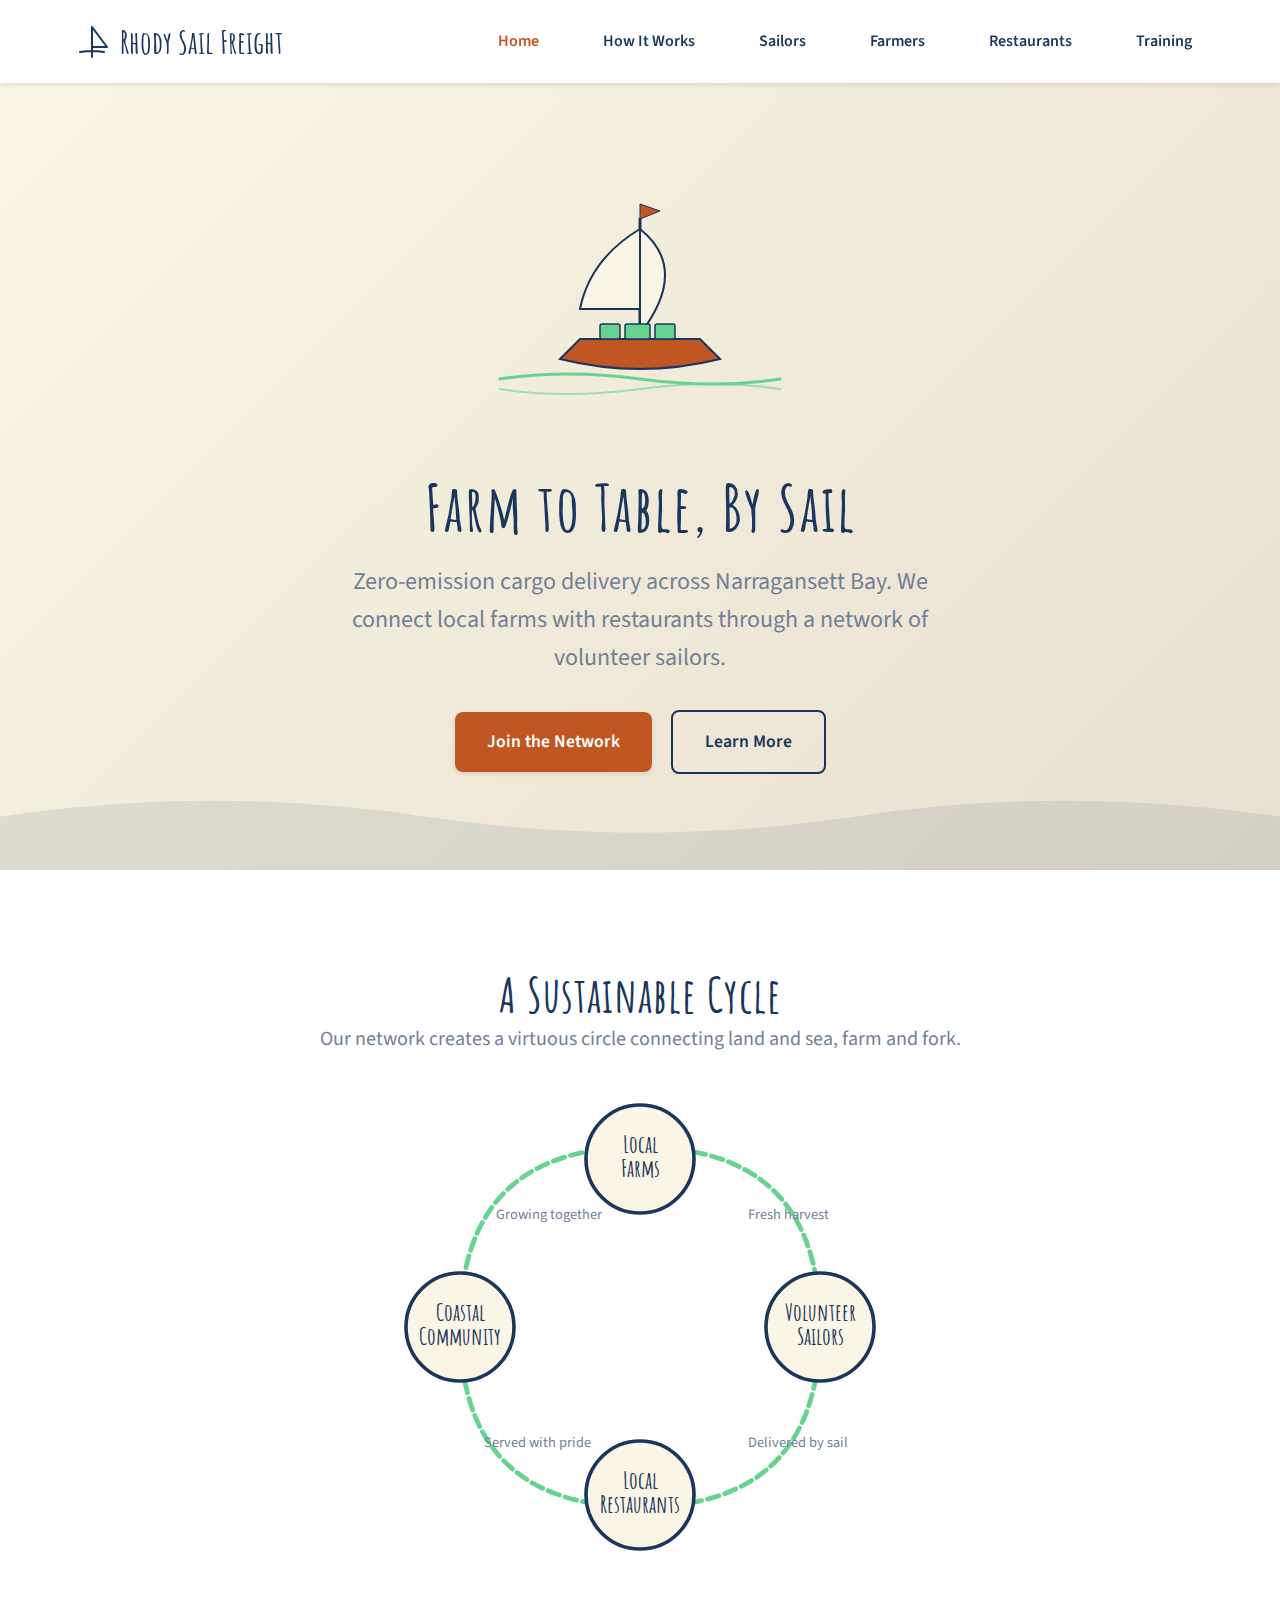
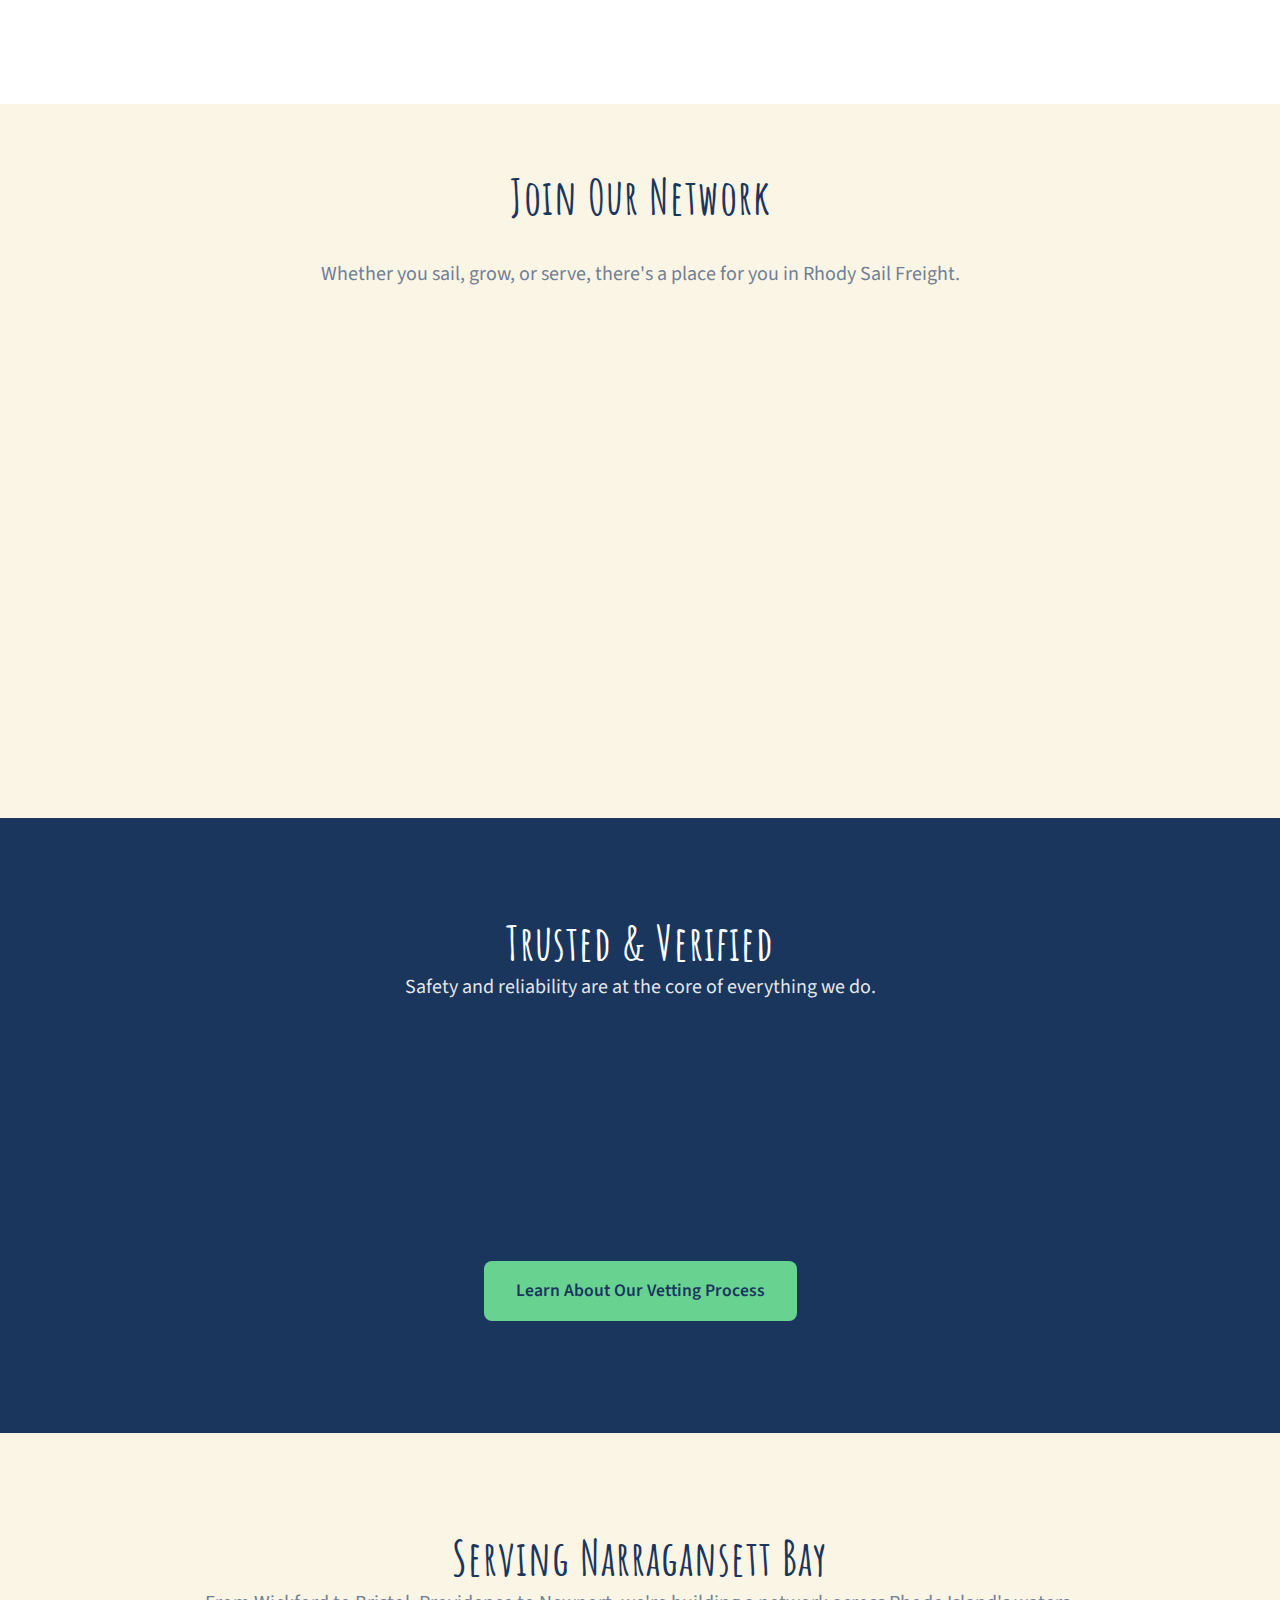
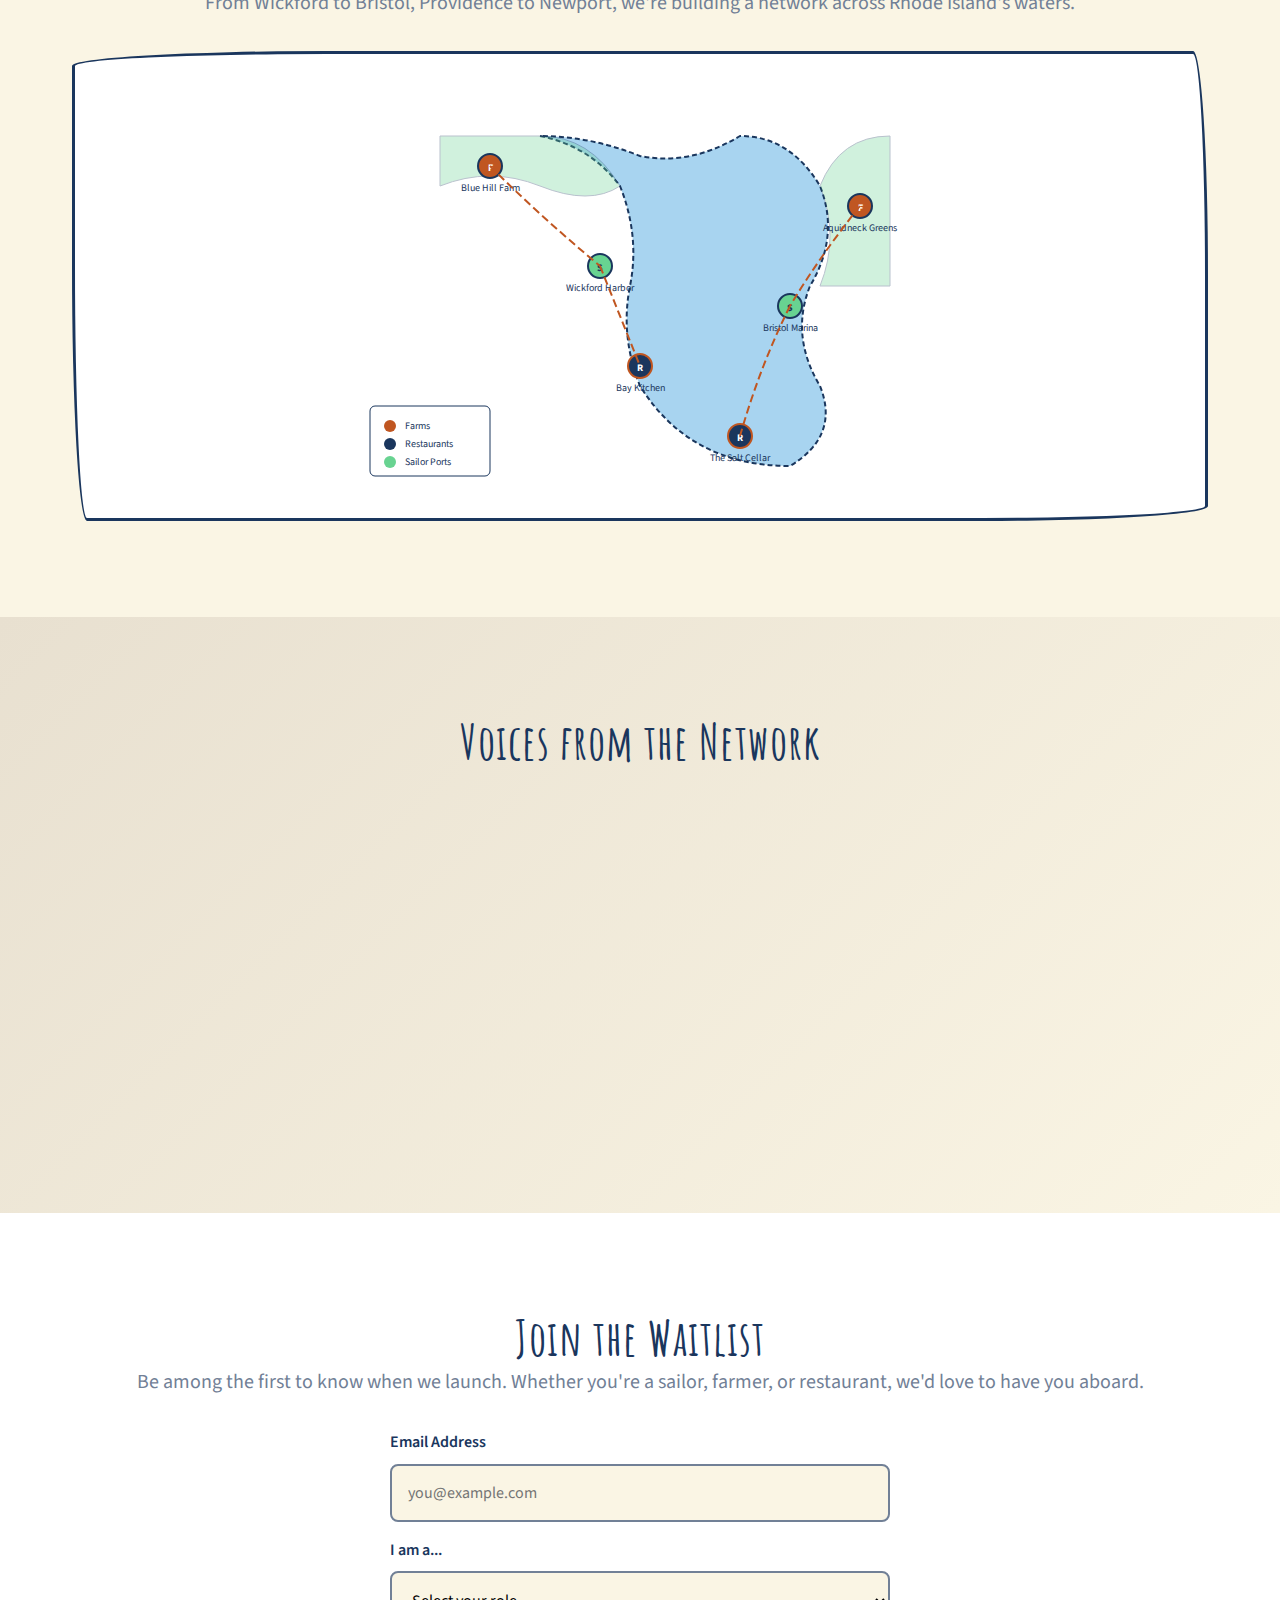
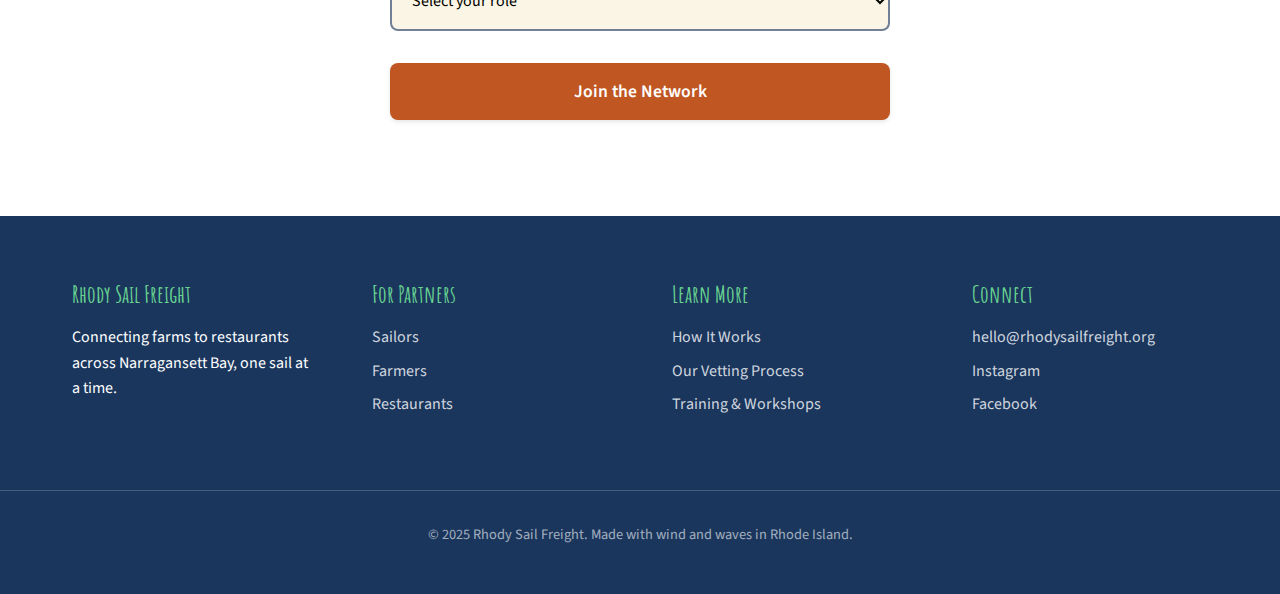
<file: index.html>
<!DOCTYPE html>
<html lang="en">
<head>
  <meta charset="UTF-8">
  <meta name="viewport" content="width=device-width, initial-scale=1.0">
  <title>Rhody Sail Freight - Farm to Table, By Sail</title>
  <meta name="description" content="Zero-emission cargo delivery across Narragansett Bay. Connecting local farms, sailors, and restaurants through sustainable sail-powered transport.">

  <!-- Open Graph / Facebook -->
  <meta property="og:type" content="website">
  <meta property="og:url" content="https://rhodysailfreight.org/">
  <meta property="og:title" content="Rhody Sail Freight - Farm to Table, By Sail">
  <meta property="og:description" content="Zero-emission cargo delivery across Narragansett Bay. Connecting local farms, sailors, and restaurants through sustainable sail-powered transport.">
  <meta property="og:image" content="https://rhodysailfreight.org/images/og-image.png">
  <meta property="og:image:width" content="1200">
  <meta property="og:image:height" content="630">
  <meta property="og:site_name" content="Rhody Sail Freight">

  <!-- Twitter -->
  <meta name="twitter:card" content="summary_large_image">
  <meta name="twitter:url" content="https://rhodysailfreight.org/">
  <meta name="twitter:title" content="Rhody Sail Freight - Farm to Table, By Sail">
  <meta name="twitter:description" content="Zero-emission cargo delivery across Narragansett Bay. Connecting local farms, sailors, and restaurants through sustainable sail-powered transport.">
  <meta name="twitter:image" content="https://rhodysailfreight.org/images/og-image.png">

  <link rel="preconnect" href="https://fonts.googleapis.com">
  <link rel="preconnect" href="https://fonts.gstatic.com" crossorigin>
  <link href="https://fonts.googleapis.com/css2?family=Amatic+SC:wght@400;700&family=Source+Sans+Pro:wght@400;600;700&display=swap" rel="stylesheet">
  <link rel="stylesheet" href="css/styles.css">
</head>
<body>
  <!-- Header -->
  <header class="site-header">
    <nav class="nav-container">
      <a href="index.html" class="logo">
        <svg viewBox="0 0 40 40" fill="none" xmlns="http://www.w3.org/2000/svg">
          <path d="M20 5 L20 35 M20 5 L35 25 L20 25 M8 30 Q20 28 32 30" stroke="#1a365d" stroke-width="2" stroke-linecap="round" stroke-linejoin="round"/>
        </svg>
        Rhody Sail Freight
      </a>
      <button class="mobile-nav-toggle" aria-label="Toggle navigation">
        <span></span>
        <span></span>
        <span></span>
      </button>
      <ul class="nav-links">
        <li><a href="index.html" class="active">Home</a></li>
        <li><a href="how-it-works.html">How It Works</a></li>
        <li><a href="for-sailors.html">Sailors</a></li>
        <li><a href="for-farmers.html">Farmers</a></li>
        <li><a href="for-restaurants.html">Restaurants</a></li>
        <li><a href="training.html">Training</a></li>
      </ul>
    </nav>
  </header>

  <main>
    <!-- Hero Section -->
    <section class="hero">
      <div class="container hero-content">
        <div class="hero-illustration">
          <!-- Hand-drawn style sailboat SVG -->
          <svg viewBox="0 0 300 250" fill="none" xmlns="http://www.w3.org/2000/svg">
            <!-- Water -->
            <path d="M10 200 Q75 190 150 200 T290 200" stroke="#68d391" stroke-width="3" fill="none" stroke-linecap="round"/>
            <path d="M10 210 Q75 220 150 210 T290 210" stroke="#68d391" stroke-width="2" fill="none" stroke-linecap="round" opacity="0.6"/>
            <!-- Hull -->
            <path d="M70 180 Q150 200 230 180 L210 160 L90 160 Z" fill="#c05621" stroke="#1a365d" stroke-width="2"/>
            <!-- Mast -->
            <path d="M150 160 L150 40" stroke="#1a365d" stroke-width="3" stroke-linecap="round"/>
            <!-- Main sail -->
            <path d="M150 50 Q200 90 150 155 Z" fill="#faf5e4" stroke="#1a365d" stroke-width="2"/>
            <!-- Jib sail -->
            <path d="M150 50 Q100 80 90 130 L150 130 Z" fill="#faf5e4" stroke="#1a365d" stroke-width="2"/>
            <!-- Cargo boxes -->
            <rect x="110" y="145" width="20" height="15" fill="#68d391" stroke="#1a365d" stroke-width="1.5" rx="2"/>
            <rect x="135" y="145" width="25" height="15" fill="#68d391" stroke="#1a365d" stroke-width="1.5" rx="2"/>
            <rect x="165" y="145" width="20" height="15" fill="#68d391" stroke="#1a365d" stroke-width="1.5" rx="2"/>
            <!-- Flag -->
            <path d="M150 40 L150 25 L170 32 L150 40" fill="#c05621" stroke="#1a365d" stroke-width="1"/>
          </svg>
        </div>
        <h1>Farm to Table, By Sail</h1>
        <p class="lead">Zero-emission cargo delivery across Narragansett Bay. We connect local farms with restaurants through a network of volunteer sailors.</p>
        <a href="#signup" class="btn btn-primary">Join the Network</a>
        <a href="how-it-works.html" class="btn btn-secondary" style="margin-left: 1rem;">Learn More</a>
      </div>
    </section>

    <!-- Ecosystem Section -->
    <section class="ecosystem-section">
      <div class="container">
        <h2>A Sustainable Cycle</h2>
        <p class="lead text-center">Our network creates a virtuous circle connecting land and sea, farm and fork.</p>

        <div class="ecosystem-diagram">
          <!-- Circular ecosystem diagram -->
          <svg viewBox="0 0 500 400" fill="none" xmlns="http://www.w3.org/2000/svg">
            <!-- Circular arrows (hand-drawn style) -->
            <path d="M250 50 Q400 50 400 200 Q400 350 250 350 Q100 350 100 200 Q100 50 250 50"
                  stroke="#68d391" stroke-width="4" fill="none" stroke-dasharray="10 5" stroke-linecap="round"/>

            <!-- Arrow heads -->
            <path d="M250 45 L260 55 M250 45 L240 55" stroke="#68d391" stroke-width="3" stroke-linecap="round"/>
            <path d="M405 200 L395 190 M405 200 L395 210" stroke="#68d391" stroke-width="3" stroke-linecap="round"/>
            <path d="M250 355 L240 345 M250 355 L260 345" stroke="#68d391" stroke-width="3" stroke-linecap="round"/>
            <path d="M95 200 L105 210 M95 200 L105 190" stroke="#68d391" stroke-width="3" stroke-linecap="round"/>

            <!-- Farm node (top) -->
            <circle cx="250" cy="60" r="45" fill="#faf5e4" stroke="#1a365d" stroke-width="3"/>
            <text x="250" y="55" text-anchor="middle" font-family="Amatic SC" font-size="20" font-weight="700" fill="#1a365d">Local</text>
            <text x="250" y="75" text-anchor="middle" font-family="Amatic SC" font-size="20" font-weight="700" fill="#1a365d">Farms</text>

            <!-- Sailor node (right) -->
            <circle cx="400" cy="200" r="45" fill="#faf5e4" stroke="#1a365d" stroke-width="3"/>
            <text x="400" y="195" text-anchor="middle" font-family="Amatic SC" font-size="20" font-weight="700" fill="#1a365d">Volunteer</text>
            <text x="400" y="215" text-anchor="middle" font-family="Amatic SC" font-size="20" font-weight="700" fill="#1a365d">Sailors</text>

            <!-- Restaurant node (bottom) -->
            <circle cx="250" cy="340" r="45" fill="#faf5e4" stroke="#1a365d" stroke-width="3"/>
            <text x="250" y="335" text-anchor="middle" font-family="Amatic SC" font-size="20" font-weight="700" fill="#1a365d">Local</text>
            <text x="250" y="355" text-anchor="middle" font-family="Amatic SC" font-size="20" font-weight="700" fill="#1a365d">Restaurants</text>

            <!-- Community node (left) -->
            <circle cx="100" cy="200" r="45" fill="#faf5e4" stroke="#1a365d" stroke-width="3"/>
            <text x="100" y="195" text-anchor="middle" font-family="Amatic SC" font-size="20" font-weight="700" fill="#1a365d">Coastal</text>
            <text x="100" y="215" text-anchor="middle" font-family="Amatic SC" font-size="20" font-weight="700" fill="#1a365d">Community</text>

            <!-- Labels on the paths -->
            <text x="340" y="110" font-family="Source Sans Pro" font-size="12" fill="#718096">Fresh harvest</text>
            <text x="340" y="300" font-family="Source Sans Pro" font-size="12" fill="#718096">Delivered by sail</text>
            <text x="120" y="300" font-family="Source Sans Pro" font-size="12" fill="#718096">Served with pride</text>
            <text x="130" y="110" font-family="Source Sans Pro" font-size="12" fill="#718096">Growing together</text>
          </svg>
        </div>
      </div>
    </section>

    <!-- Three Pathways Section -->
    <section class="content-section">
      <div class="container">
        <h2 class="text-center">Join Our Network</h2>
        <p class="lead text-center">Whether you sail, grow, or serve, there's a place for you in Rhody Sail Freight.</p>

        <div class="pathways-grid">
          <!-- Sailors Card -->
          <div class="card pathway-card">
            <div class="icon">
              <svg viewBox="0 0 80 80" fill="none" xmlns="http://www.w3.org/2000/svg">
                <circle cx="40" cy="40" r="35" fill="#68d391" opacity="0.3"/>
                <path d="M40 15 L40 60 M40 15 L60 45 L40 45 M25 55 Q40 52 55 55" stroke="#1a365d" stroke-width="3" stroke-linecap="round"/>
              </svg>
            </div>
            <h3>For Sailors</h3>
            <p>Turn your weekend sails into meaningful work. Transport local goods while doing what you love.</p>
            <a href="for-sailors.html" class="btn btn-secondary">Learn More</a>
          </div>

          <!-- Farmers Card -->
          <div class="card pathway-card">
            <div class="icon">
              <svg viewBox="0 0 80 80" fill="none" xmlns="http://www.w3.org/2000/svg">
                <circle cx="40" cy="40" r="35" fill="#68d391" opacity="0.3"/>
                <path d="M40 55 L40 35 M35 30 Q40 20 45 30 M30 35 Q40 25 50 35 M25 50 L55 50 L50 60 L30 60 Z" stroke="#1a365d" stroke-width="3" stroke-linecap="round" stroke-linejoin="round"/>
              </svg>
            </div>
            <h3>For Farmers</h3>
            <p>Get your harvest to market carbon-free. Reach restaurants that value sustainability and local sourcing.</p>
            <a href="for-farmers.html" class="btn btn-secondary">Learn More</a>
          </div>

          <!-- Restaurants Card -->
          <div class="card pathway-card">
            <div class="icon">
              <svg viewBox="0 0 80 80" fill="none" xmlns="http://www.w3.org/2000/svg">
                <circle cx="40" cy="40" r="35" fill="#68d391" opacity="0.3"/>
                <path d="M25 25 L25 55 M30 25 L30 35 Q30 40 25 40 M45 25 L45 55 M55 25 L55 55 M45 40 L55 40" stroke="#1a365d" stroke-width="3" stroke-linecap="round"/>
              </svg>
            </div>
            <h3>For Restaurants</h3>
            <p>Source local ingredients with a story your diners will love. Fresh from farm to your kitchen, by sail.</p>
            <a href="for-restaurants.html" class="btn btn-secondary">Learn More</a>
          </div>
        </div>
      </div>
    </section>

    <!-- Trust Section -->
    <section class="trust-section">
      <div class="container">
        <h2 class="text-center">Trusted & Verified</h2>
        <p class="lead text-center" style="color: rgba(255,255,255,0.9);">Safety and reliability are at the core of everything we do.</p>

        <div class="trust-badges">
          <div class="trust-badge">
            <div class="icon">
              <svg viewBox="0 0 30 30" xmlns="http://www.w3.org/2000/svg">
                <path d="M15 3 L15 27 M15 3 L25 18 L15 18 M8 22 Q15 20 22 22" stroke="#1a365d" stroke-width="2" fill="none" stroke-linecap="round"/>
              </svg>
            </div>
            <h4>Coast Guard Compliant</h4>
            <p>All vessels meet safety standards for coastal cargo transport.</p>
          </div>

          <div class="trust-badge">
            <div class="icon">
              <svg viewBox="0 0 30 30" xmlns="http://www.w3.org/2000/svg">
                <circle cx="15" cy="12" r="5" stroke="#1a365d" stroke-width="2" fill="none"/>
                <path d="M8 25 Q15 20 22 25" stroke="#1a365d" stroke-width="2" fill="none" stroke-linecap="round"/>
              </svg>
            </div>
            <h4>Vetted Crews</h4>
            <p>Every sailor is verified for experience, references, and reliability.</p>
          </div>

          <div class="trust-badge">
            <div class="icon">
              <svg viewBox="0 0 30 30" xmlns="http://www.w3.org/2000/svg">
                <path d="M15 5 L20 10 L15 10 L15 20 L10 20 L10 10 L15 10 L10 5 Z" stroke="#1a365d" stroke-width="2" fill="none" stroke-linejoin="round"/>
                <rect x="8" y="20" width="14" height="6" stroke="#1a365d" stroke-width="2" fill="none" rx="1"/>
              </svg>
            </div>
            <h4>Insured Cargo</h4>
            <p>Your goods are protected from dock to dock, rain or shine.</p>
          </div>
        </div>

        <p class="text-center mt-2">
          <a href="vetting.html" class="btn btn-accent">Learn About Our Vetting Process</a>
        </p>
      </div>
    </section>

    <!-- Map Section -->
    <section class="map-section">
      <div class="container">
        <h2>Serving Narragansett Bay</h2>
        <p class="lead">From Wickford to Bristol, Providence to Newport, we're building a network across Rhode Island's waters.</p>

        <div class="map-container">
          <!-- Hand-drawn style map placeholder -->
          <svg viewBox="0 0 600 400" fill="none" xmlns="http://www.w3.org/2000/svg" style="width: 100%; max-width: 600px;">
            <!-- Bay outline (simplified Narragansett Bay shape) -->
            <path d="M200 50 Q250 60 280 100 Q300 150 290 200 Q280 250 300 300 Q350 380 450 380
                     Q500 350 480 300 Q450 250 470 200 Q500 150 480 100 Q450 50 400 50
                     Q350 80 300 70 Q250 50 200 50"
                  fill="#a8d4f0" stroke="#1a365d" stroke-width="2" stroke-dasharray="5 3"/>

            <!-- Land areas -->
            <path d="M100 50 L200 50 Q250 50 280 100 Q250 120 200 100 Q150 80 100 100 Z" fill="#68d391" opacity="0.3" stroke="#1a365d" stroke-width="1"/>
            <path d="M480 100 Q500 150 480 200 L550 200 L550 50 Q500 50 480 100 Z" fill="#68d391" opacity="0.3" stroke="#1a365d" stroke-width="1"/>

            <!-- Farm markers -->
            <circle cx="150" cy="80" r="12" fill="#c05621" stroke="#1a365d" stroke-width="2"/>
            <text x="150" y="85" text-anchor="middle" font-size="10" fill="white" font-weight="bold">F</text>
            <text x="150" y="105" text-anchor="middle" font-family="Source Sans Pro" font-size="10" fill="#1a365d">Blue Hill Farm</text>

            <circle cx="520" cy="120" r="12" fill="#c05621" stroke="#1a365d" stroke-width="2"/>
            <text x="520" y="125" text-anchor="middle" font-size="10" fill="white" font-weight="bold">F</text>
            <text x="520" y="145" text-anchor="middle" font-family="Source Sans Pro" font-size="10" fill="#1a365d">Aquidneck Greens</text>

            <!-- Restaurant markers -->
            <circle cx="400" cy="350" r="12" fill="#1a365d" stroke="#c05621" stroke-width="2"/>
            <text x="400" y="355" text-anchor="middle" font-size="10" fill="white" font-weight="bold">R</text>
            <text x="400" y="375" text-anchor="middle" font-family="Source Sans Pro" font-size="10" fill="#1a365d">The Salt Cellar</text>

            <circle cx="300" cy="280" r="12" fill="#1a365d" stroke="#c05621" stroke-width="2"/>
            <text x="300" y="285" text-anchor="middle" font-size="10" fill="white" font-weight="bold">R</text>
            <text x="300" y="305" text-anchor="middle" font-family="Source Sans Pro" font-size="10" fill="#1a365d">Bay Kitchen</text>

            <!-- Sailor home port markers -->
            <circle cx="260" cy="180" r="12" fill="#68d391" stroke="#1a365d" stroke-width="2"/>
            <text x="260" y="185" text-anchor="middle" font-size="10" fill="#1a365d" font-weight="bold">S</text>
            <text x="260" y="205" text-anchor="middle" font-family="Source Sans Pro" font-size="10" fill="#1a365d">Wickford Harbor</text>

            <circle cx="450" cy="220" r="12" fill="#68d391" stroke="#1a365d" stroke-width="2"/>
            <text x="450" y="225" text-anchor="middle" font-size="10" fill="#1a365d" font-weight="bold">S</text>
            <text x="450" y="245" text-anchor="middle" font-family="Source Sans Pro" font-size="10" fill="#1a365d">Bristol Marina</text>

            <!-- Route lines (dashed) -->
            <path d="M150 80 Q200 130 260 180" stroke="#c05621" stroke-width="2" stroke-dasharray="8 4" fill="none"/>
            <path d="M260 180 Q280 230 300 280" stroke="#c05621" stroke-width="2" stroke-dasharray="8 4" fill="none"/>
            <path d="M520 120 Q480 170 450 220" stroke="#c05621" stroke-width="2" stroke-dasharray="8 4" fill="none"/>
            <path d="M450 220 Q420 280 400 350" stroke="#c05621" stroke-width="2" stroke-dasharray="8 4" fill="none"/>

            <!-- Legend -->
            <rect x="30" y="320" width="120" height="70" fill="white" stroke="#1a365d" stroke-width="1" rx="5"/>
            <circle cx="50" cy="340" r="6" fill="#c05621"/>
            <text x="65" y="343" font-family="Source Sans Pro" font-size="10" fill="#1a365d">Farms</text>
            <circle cx="50" cy="358" r="6" fill="#1a365d"/>
            <text x="65" y="361" font-family="Source Sans Pro" font-size="10" fill="#1a365d">Restaurants</text>
            <circle cx="50" cy="376" r="6" fill="#68d391"/>
            <text x="65" y="379" font-family="Source Sans Pro" font-size="10" fill="#1a365d">Sailor Ports</text>
          </svg>
        </div>
      </div>
    </section>

    <!-- Testimonials Section -->
    <section class="testimonials-section">
      <div class="container">
        <h2 class="text-center">Voices from the Network</h2>

        <div class="testimonials-grid">
          <div class="testimonial">
            <div class="testimonial-content">
              I've been sailing the Bay for 20 years, but now my weekend trips actually mean something. Last month I moved 200 pounds of tomatoes from Tiverton to Newport. The restaurant folks were thrilled, and I got to do what I love.
            </div>
            <div class="testimonial-author">Captain Mike Sullivan</div>
            <div class="testimonial-role">S/V Windward, Bristol</div>
          </div>

          <div class="testimonial">
            <div class="testimonial-content">
              Getting our produce to Providence used to mean a truck on I-95. Now we load crates at our dock and they arrive at restaurants the same day, by sail. Our customers love knowing their food traveled zero-emission.
            </div>
            <div class="testimonial-author">Sarah Chen</div>
            <div class="testimonial-role">Blue Hill Farm, Tiverton</div>
          </div>

          <div class="testimonial">
            <div class="testimonial-content">
              The story sells itself. When I tell diners their salad greens came across the Bay by sailboat this morning, their eyes light up. It's local sourcing with soul, and the quality is unmatched.
            </div>
            <div class="testimonial-author">Chef Ana Rodriguez</div>
            <div class="testimonial-role">The Salt Cellar, Newport</div>
          </div>
        </div>
      </div>
    </section>

    <!-- Signup Section -->
    <section class="signup-section" id="signup">
      <div class="container">
        <h2>Join the Waitlist</h2>
        <p class="lead">Be among the first to know when we launch. Whether you're a sailor, farmer, or restaurant, we'd love to have you aboard.</p>

        <form class="signup-form" action="#" method="post">
          <div class="form-group">
            <label for="email">Email Address</label>
            <input type="email" id="email" name="email" placeholder="you@example.com" required>
          </div>

          <div class="form-group">
            <label for="role">I am a...</label>
            <select id="role" name="role" required>
              <option value="">Select your role</option>
              <option value="sailor">Sailor</option>
              <option value="farmer">Farmer / Producer</option>
              <option value="restaurant">Restaurant / Buyer</option>
              <option value="other">Other / Just Curious</option>
            </select>
          </div>

          <button type="submit" class="btn btn-primary">Join the Network</button>
        </form>
      </div>
    </section>
  </main>

  <!-- Footer -->
  <footer class="site-footer">
    <div class="footer-content">
      <div class="footer-section">
        <h4>Rhody Sail Freight</h4>
        <p>Connecting farms to restaurants across Narragansett Bay, one sail at a time.</p>
      </div>

      <div class="footer-section">
        <h4>For Partners</h4>
        <ul>
          <li><a href="for-sailors.html">Sailors</a></li>
          <li><a href="for-farmers.html">Farmers</a></li>
          <li><a href="for-restaurants.html">Restaurants</a></li>
        </ul>
      </div>

      <div class="footer-section">
        <h4>Learn More</h4>
        <ul>
          <li><a href="how-it-works.html">How It Works</a></li>
          <li><a href="vetting.html">Our Vetting Process</a></li>
          <li><a href="training.html">Training & Workshops</a></li>
        </ul>
      </div>

      <div class="footer-section">
        <h4>Connect</h4>
        <ul>
          <li><a href="mailto:hello@rhodysailfreight.org">hello@rhodysailfreight.org</a></li>
          <li><a href="#">Instagram</a></li>
          <li><a href="#">Facebook</a></li>
        </ul>
      </div>
    </div>

    <div class="footer-bottom">
      <p>&copy; 2025 Rhody Sail Freight. Made with wind and waves in Rhode Island.</p>
    </div>
  </footer>

  <script src="js/script.js"></script>
</body>
</html>
</file>
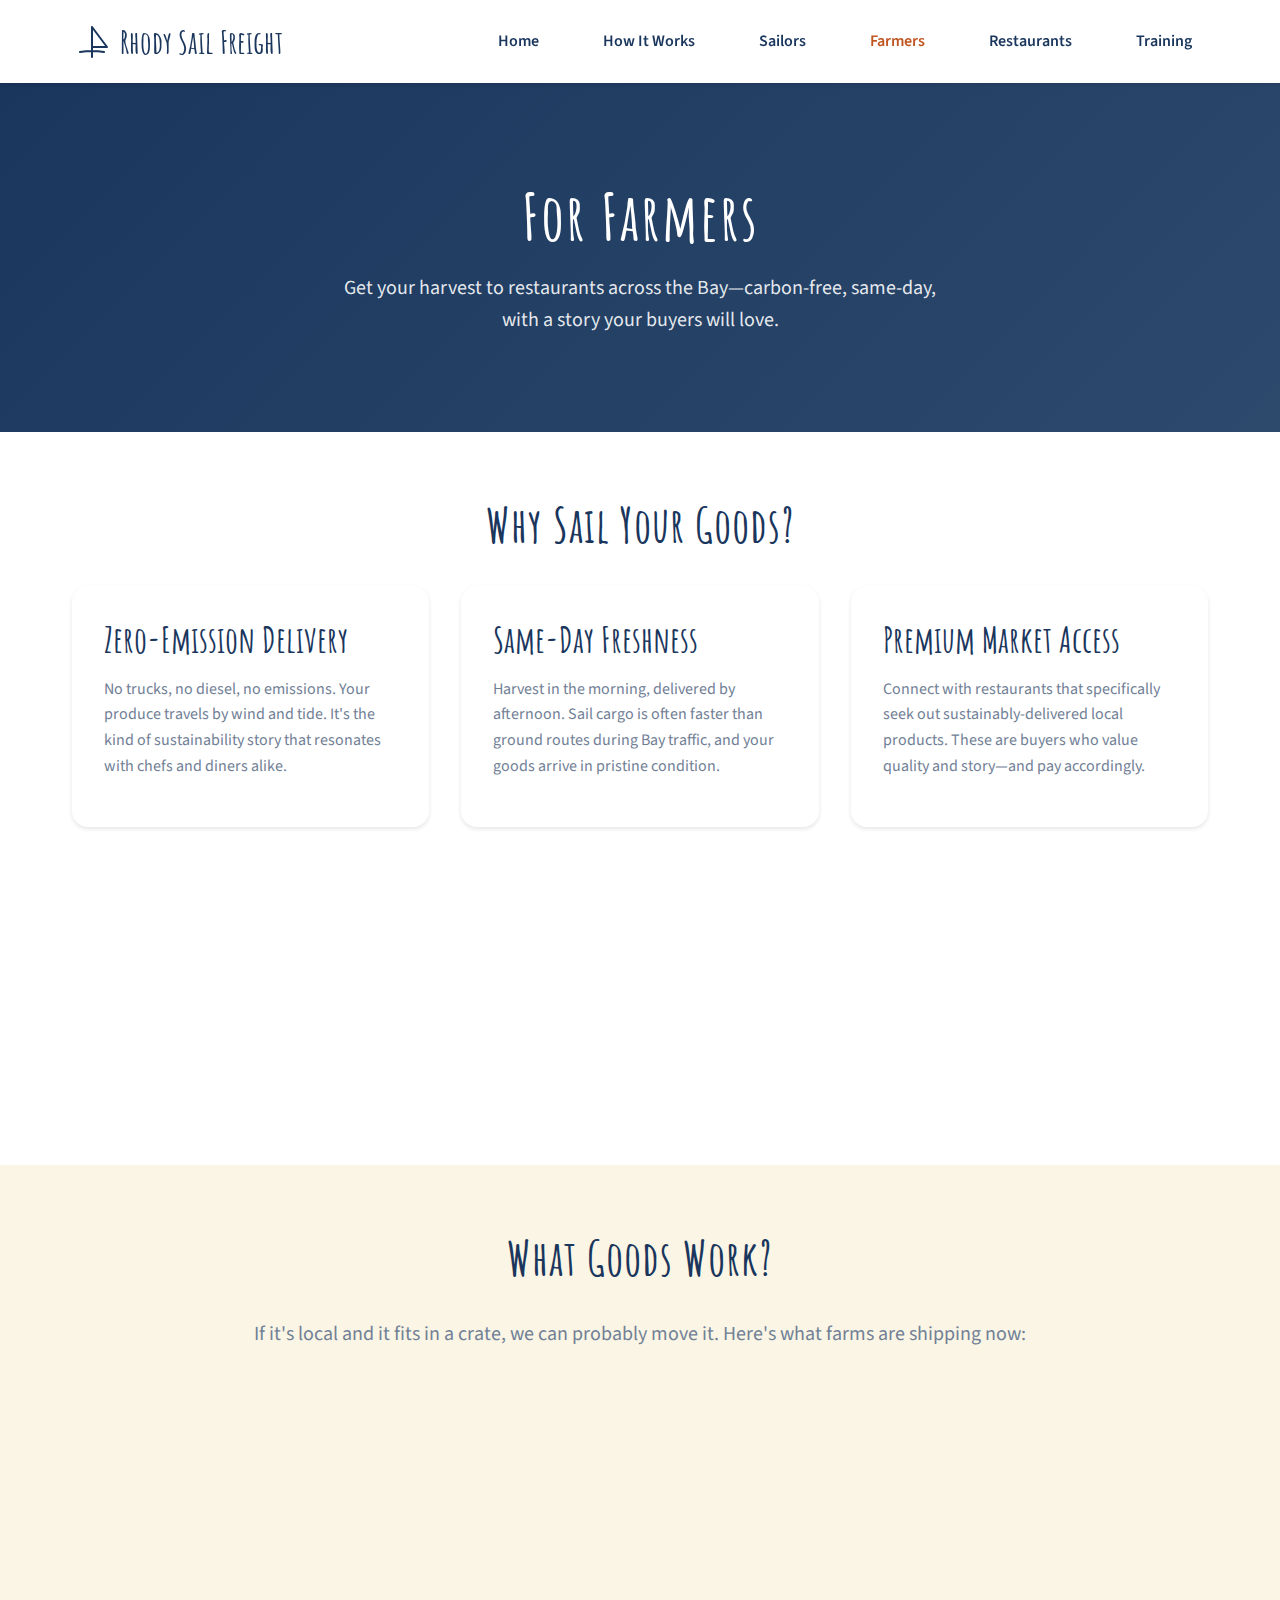
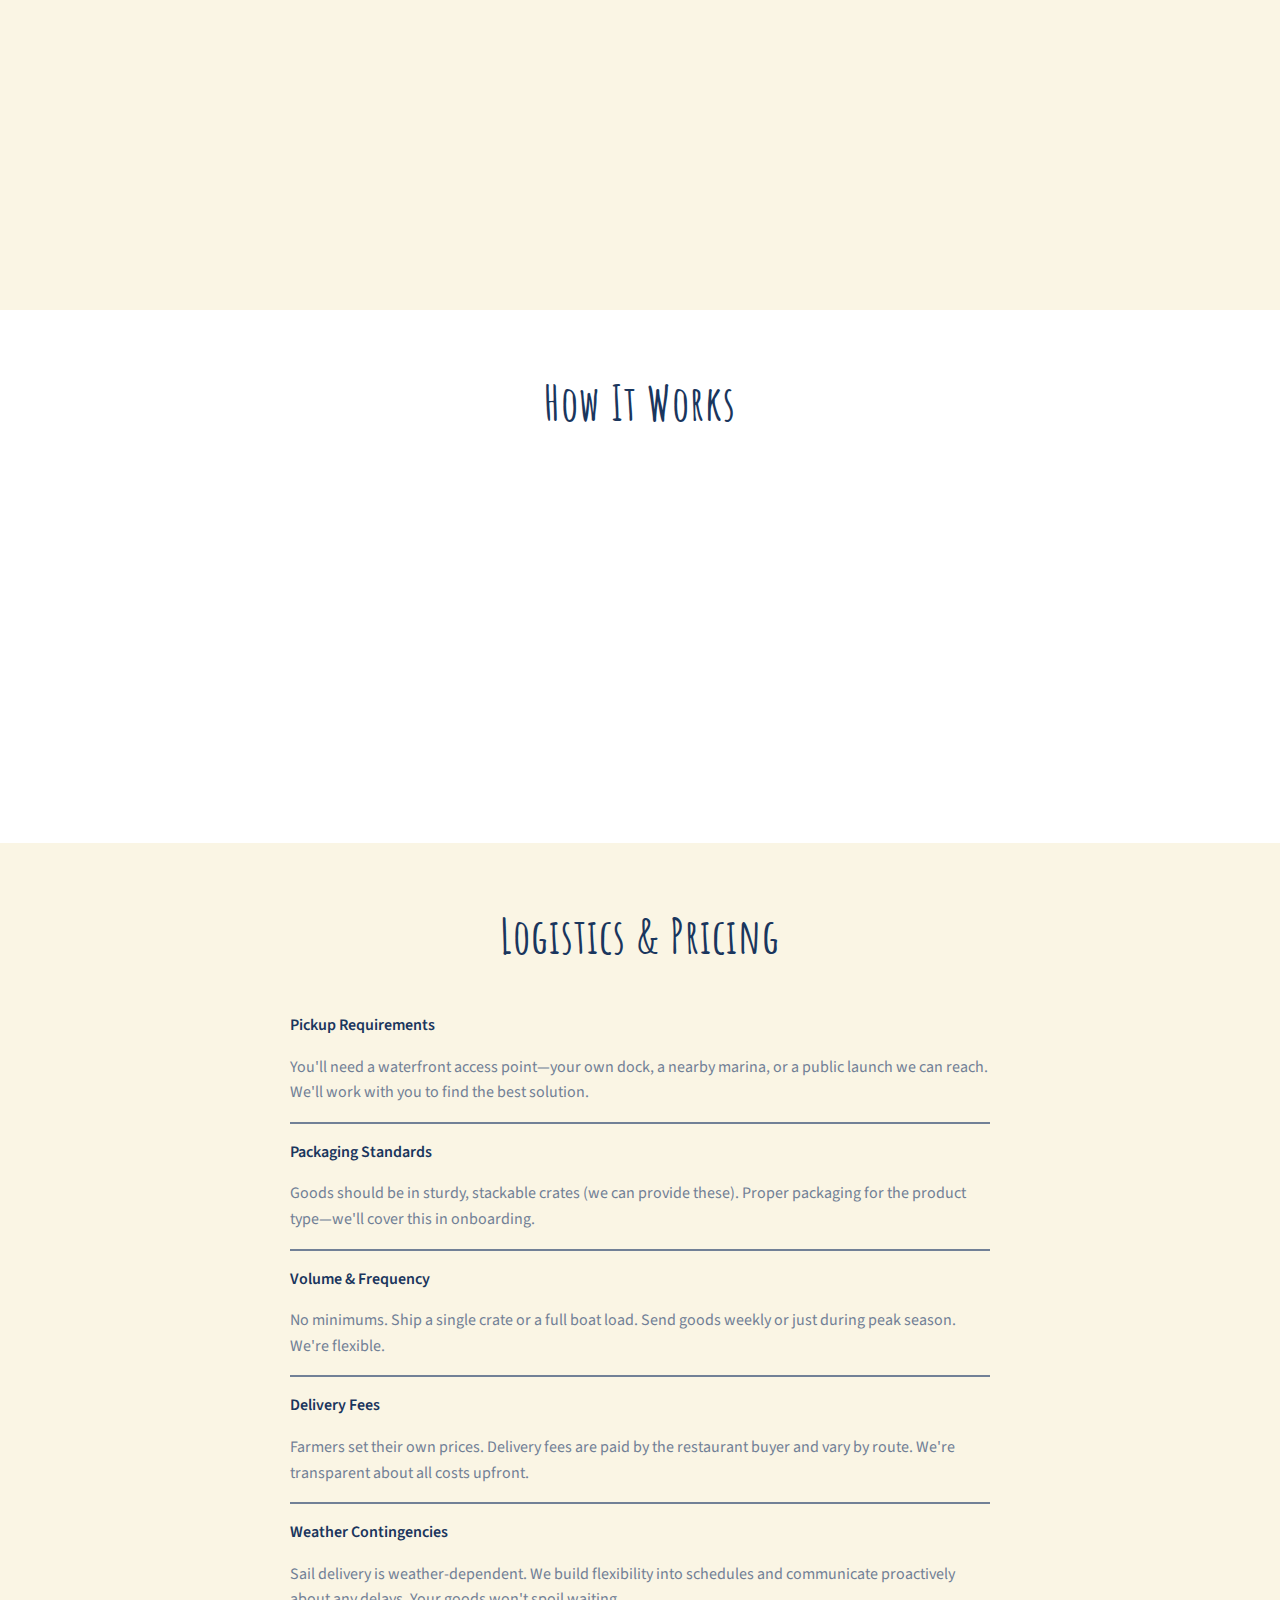
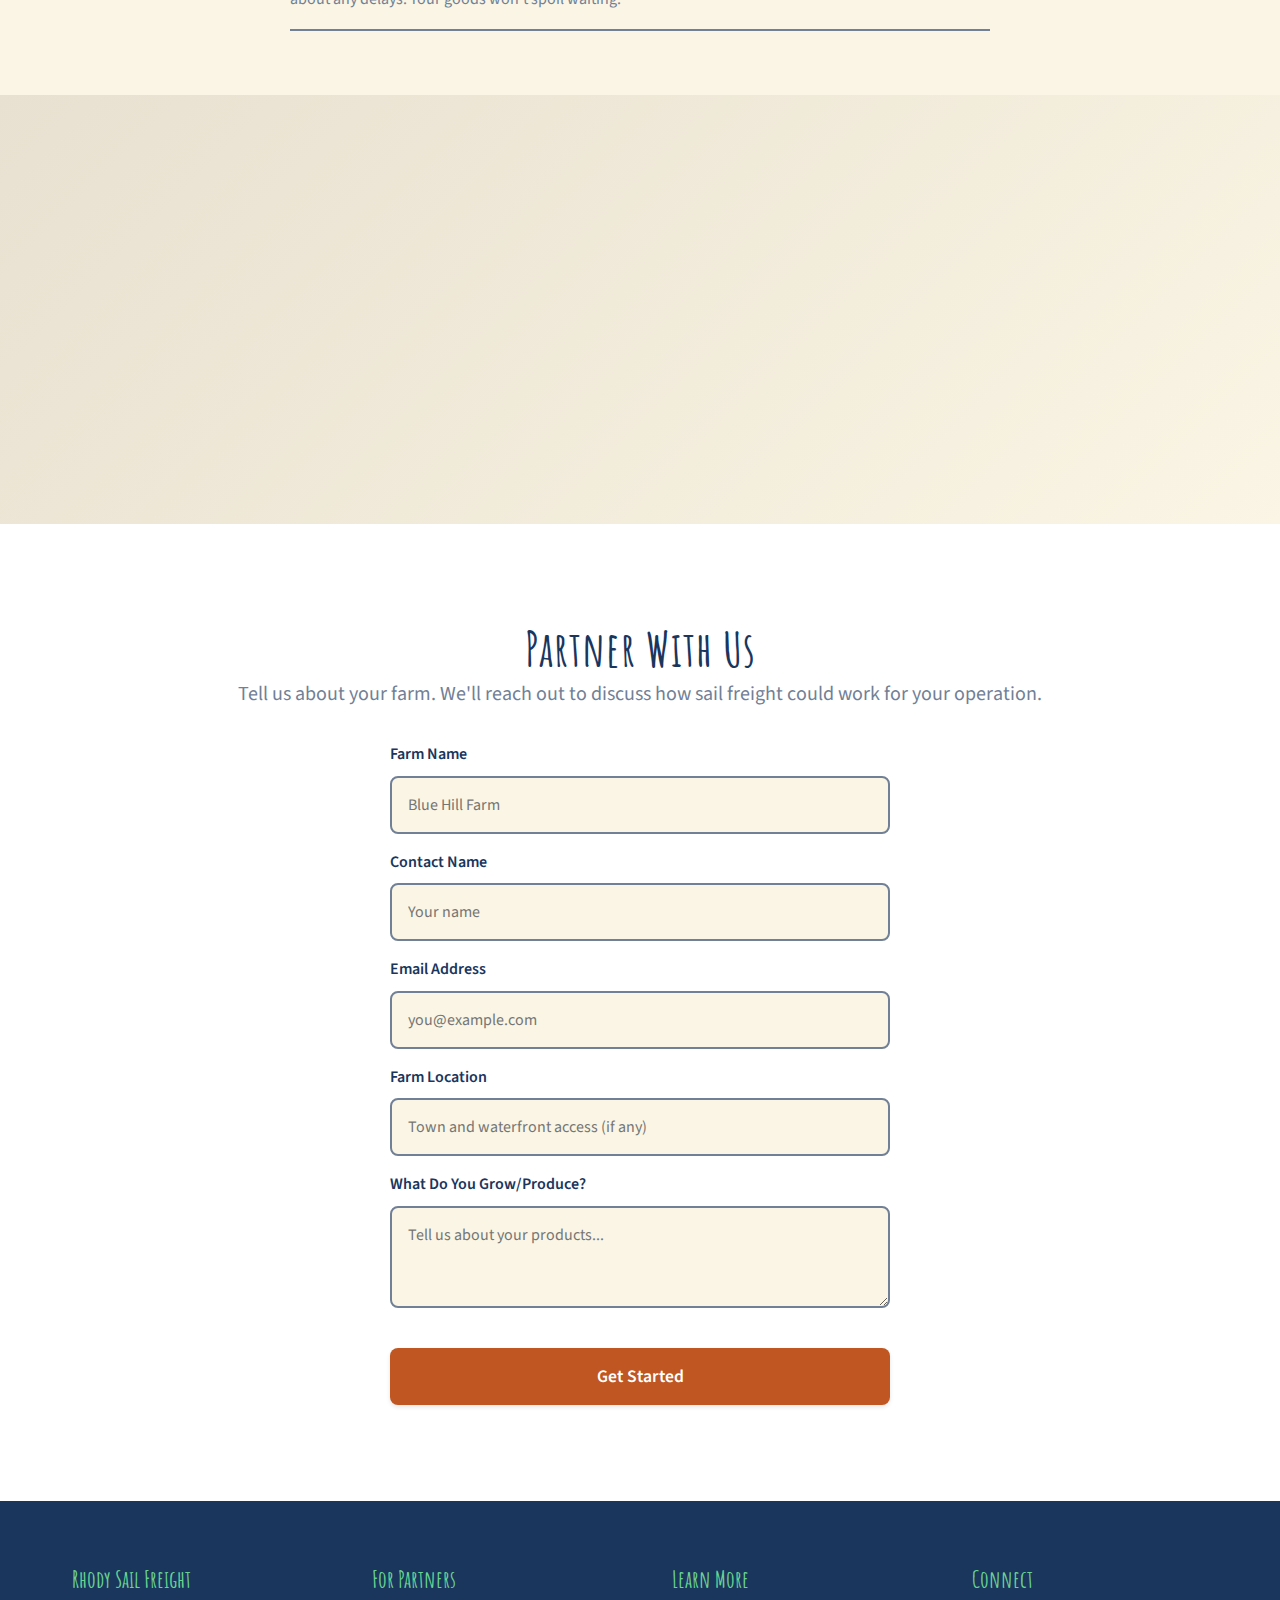
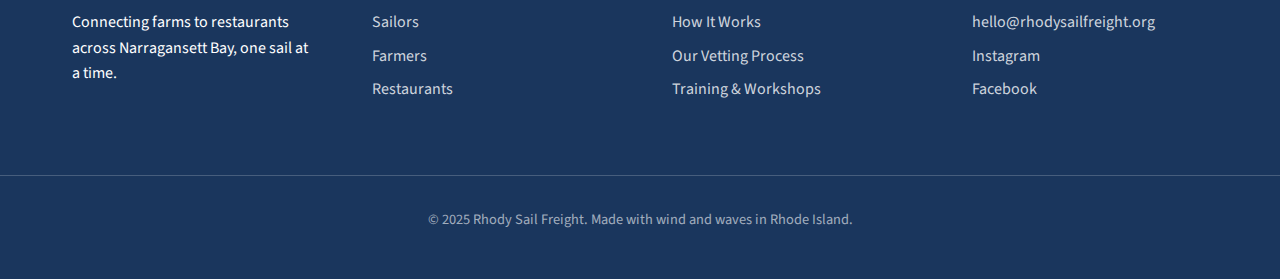
<file: for-farmers.html>
<!DOCTYPE html>
<html lang="en">
<head>
  <meta charset="UTF-8">
  <meta name="viewport" content="width=device-width, initial-scale=1.0">
  <title>For Farmers - Rhody Sail Freight</title>
  <meta name="description" content="Get your harvest to market carbon-free. Rhody Sail Freight connects local farms with restaurants through sustainable sail-powered delivery.">

  <!-- Open Graph / Facebook -->
  <meta property="og:type" content="website">
  <meta property="og:url" content="https://rhodysailfreight.org/for-farmers.html">
  <meta property="og:title" content="For Farmers - Rhody Sail Freight">
  <meta property="og:description" content="Get your harvest to market carbon-free. Rhody Sail Freight connects local farms with restaurants through sustainable sail-powered delivery.">
  <meta property="og:image" content="https://rhodysailfreight.org/images/og-image.png">
  <meta property="og:image:width" content="1200">
  <meta property="og:image:height" content="630">
  <meta property="og:site_name" content="Rhody Sail Freight">

  <!-- Twitter -->
  <meta name="twitter:card" content="summary_large_image">
  <meta name="twitter:url" content="https://rhodysailfreight.org/for-farmers.html">
  <meta name="twitter:title" content="For Farmers - Rhody Sail Freight">
  <meta name="twitter:description" content="Get your harvest to market carbon-free. Rhody Sail Freight connects local farms with restaurants through sustainable sail-powered delivery.">
  <meta name="twitter:image" content="https://rhodysailfreight.org/images/og-image.png">

  <link rel="preconnect" href="https://fonts.googleapis.com">
  <link rel="preconnect" href="https://fonts.gstatic.com" crossorigin>
  <link href="https://fonts.googleapis.com/css2?family=Amatic+SC:wght@400;700&family=Source+Sans+Pro:wght@400;600;700&display=swap" rel="stylesheet">
  <link rel="stylesheet" href="css/styles.css">
</head>
<body>
  <!-- Header -->
  <header class="site-header">
    <nav class="nav-container">
      <a href="index.html" class="logo">
        <svg viewBox="0 0 40 40" fill="none" xmlns="http://www.w3.org/2000/svg">
          <path d="M20 5 L20 35 M20 5 L35 25 L20 25 M8 30 Q20 28 32 30" stroke="#1a365d" stroke-width="2" stroke-linecap="round" stroke-linejoin="round"/>
        </svg>
        Rhody Sail Freight
      </a>
      <button class="mobile-nav-toggle" aria-label="Toggle navigation">
        <span></span>
        <span></span>
        <span></span>
      </button>
      <ul class="nav-links">
        <li><a href="index.html">Home</a></li>
        <li><a href="how-it-works.html">How It Works</a></li>
        <li><a href="for-sailors.html">Sailors</a></li>
        <li><a href="for-farmers.html" class="active">Farmers</a></li>
        <li><a href="for-restaurants.html">Restaurants</a></li>
        <li><a href="training.html">Training</a></li>
      </ul>
    </nav>
  </header>

  <main>
    <!-- Page Header -->
    <section class="page-header">
      <div class="container">
        <h1>For Farmers</h1>
        <p class="lead">Get your harvest to restaurants across the Bay&mdash;carbon-free, same-day, with a story your buyers will love.</p>
      </div>
    </section>

    <!-- Why Join Section -->
    <section class="content-section">
      <div class="container">
        <h2>Why Sail Your Goods?</h2>
        <div class="pathways-grid">
          <div class="card">
            <h3>Zero-Emission Delivery</h3>
            <p>No trucks, no diesel, no emissions. Your produce travels by wind and tide. It's the kind of sustainability story that resonates with chefs and diners alike.</p>
          </div>
          <div class="card">
            <h3>Same-Day Freshness</h3>
            <p>Harvest in the morning, delivered by afternoon. Sail cargo is often faster than ground routes during Bay traffic, and your goods arrive in pristine condition.</p>
          </div>
          <div class="card">
            <h3>Premium Market Access</h3>
            <p>Connect with restaurants that specifically seek out sustainably-delivered local products. These are buyers who value quality and story&mdash;and pay accordingly.</p>
          </div>
          <div class="card">
            <h3>Marketing That Writes Itself</h3>
            <p>"Delivered by sailboat" turns heads. Restaurants feature it on menus, customers share it on social media. Your farm becomes part of a bigger narrative.</p>
          </div>
        </div>
      </div>
    </section>

    <!-- What We Ship Section -->
    <section class="content-section">
      <div class="container">
        <h2>What Goods Work?</h2>
        <p class="lead text-center">If it's local and it fits in a crate, we can probably move it. Here's what farms are shipping now:</p>

        <div class="pathways-grid" style="margin-top: 2rem;">
          <div class="card" style="text-align: center;">
            <h3>Produce</h3>
            <p>Tomatoes, greens, root vegetables, herbs, berries&mdash;anything from your fields.</p>
          </div>
          <div class="card" style="text-align: center;">
            <h3>Dairy & Eggs</h3>
            <p>Cheese, milk, yogurt, farm-fresh eggs. We handle temperature-sensitive items with care.</p>
          </div>
          <div class="card" style="text-align: center;">
            <h3>Artisan Goods</h3>
            <p>Bread, honey, preserves, pickles, maple syrup&mdash;value-added products from your kitchen.</p>
          </div>
          <div class="card" style="text-align: center;">
            <h3>Flowers & Plants</h3>
            <p>Cut flowers, potted herbs, starts for restaurant gardens. Beauty travels well by sail.</p>
          </div>
        </div>
      </div>
    </section>

    <!-- How It Works Section -->
    <section class="content-section">
      <div class="container">
        <h2>How It Works</h2>
        <div class="steps">
          <div class="step">
            <h4>Register Your Farm</h4>
            <p>Tell us about your operation, what you grow, and where you're located. We'll match you with restaurants and routes.</p>
          </div>
          <div class="step">
            <h4>List Available Goods</h4>
            <p>When you have harvest ready, post it to our simple board. Include quantity, pickup window, and any notes.</p>
          </div>
          <div class="step">
            <h4>Coordinate Pickup</h4>
            <p>A sailor claims your cargo and arrives at your dock or designated pickup point. Load the crates, and they're off.</p>
          </div>
          <div class="step">
            <h4>Get Paid</h4>
            <p>Restaurants pay on delivery. We handle invoicing and payments, so you can focus on farming.</p>
          </div>
        </div>
      </div>
    </section>

    <!-- Logistics Details -->
    <section class="content-section">
      <div class="container">
        <h2>Logistics & Pricing</h2>
        <div class="faq-list">
          <div class="faq-item">
            <div class="faq-question">Pickup Requirements</div>
            <div class="faq-answer">You'll need a waterfront access point&mdash;your own dock, a nearby marina, or a public launch we can reach. We'll work with you to find the best solution.</div>
          </div>
          <div class="faq-item">
            <div class="faq-question">Packaging Standards</div>
            <div class="faq-answer">Goods should be in sturdy, stackable crates (we can provide these). Proper packaging for the product type&mdash;we'll cover this in onboarding.</div>
          </div>
          <div class="faq-item">
            <div class="faq-question">Volume & Frequency</div>
            <div class="faq-answer">No minimums. Ship a single crate or a full boat load. Send goods weekly or just during peak season. We're flexible.</div>
          </div>
          <div class="faq-item">
            <div class="faq-question">Delivery Fees</div>
            <div class="faq-answer">Farmers set their own prices. Delivery fees are paid by the restaurant buyer and vary by route. We're transparent about all costs upfront.</div>
          </div>
          <div class="faq-item">
            <div class="faq-question">Weather Contingencies</div>
            <div class="faq-answer">Sail delivery is weather-dependent. We build flexibility into schedules and communicate proactively about any delays. Your goods won't spoil waiting.</div>
          </div>
        </div>
      </div>
    </section>

    <!-- Testimonial -->
    <section class="testimonials-section">
      <div class="container">
        <div class="testimonials-grid" style="max-width: 700px; margin: 0 auto;">
          <div class="testimonial">
            <div class="testimonial-content">
              Our farm sits right on the Sakonnet River. For years, we watched sailboats go by while we loaded trucks for the highway. Now those sailboats are our delivery trucks. Last week, our lettuce was in a Newport kitchen two hours after we cut it. You can taste the difference.
            </div>
            <div class="testimonial-author">Marcus & Elena Torres</div>
            <div class="testimonial-role">Riverside Roots Farm, Tiverton</div>
          </div>
        </div>
      </div>
    </section>

    <!-- Signup Section -->
    <section class="signup-section">
      <div class="container">
        <h2>Partner With Us</h2>
        <p class="lead">Tell us about your farm. We'll reach out to discuss how sail freight could work for your operation.</p>

        <form class="signup-form" action="#" method="post">
          <div class="form-group">
            <label for="farmname">Farm Name</label>
            <input type="text" id="farmname" name="farmname" placeholder="Blue Hill Farm" required>
          </div>

          <div class="form-group">
            <label for="contact">Contact Name</label>
            <input type="text" id="contact" name="contact" placeholder="Your name" required>
          </div>

          <div class="form-group">
            <label for="email">Email Address</label>
            <input type="email" id="email" name="email" placeholder="you@example.com" required>
          </div>

          <div class="form-group">
            <label for="location">Farm Location</label>
            <input type="text" id="location" name="location" placeholder="Town and waterfront access (if any)">
          </div>

          <div class="form-group">
            <label for="products">What Do You Grow/Produce?</label>
            <textarea id="products" name="products" rows="3" placeholder="Tell us about your products..."></textarea>
          </div>

          <button type="submit" class="btn btn-primary">Get Started</button>
        </form>
      </div>
    </section>
  </main>

  <!-- Footer -->
  <footer class="site-footer">
    <div class="footer-content">
      <div class="footer-section">
        <h4>Rhody Sail Freight</h4>
        <p>Connecting farms to restaurants across Narragansett Bay, one sail at a time.</p>
      </div>

      <div class="footer-section">
        <h4>For Partners</h4>
        <ul>
          <li><a href="for-sailors.html">Sailors</a></li>
          <li><a href="for-farmers.html">Farmers</a></li>
          <li><a href="for-restaurants.html">Restaurants</a></li>
        </ul>
      </div>

      <div class="footer-section">
        <h4>Learn More</h4>
        <ul>
          <li><a href="how-it-works.html">How It Works</a></li>
          <li><a href="vetting.html">Our Vetting Process</a></li>
          <li><a href="training.html">Training & Workshops</a></li>
        </ul>
      </div>

      <div class="footer-section">
        <h4>Connect</h4>
        <ul>
          <li><a href="mailto:hello@rhodysailfreight.org">hello@rhodysailfreight.org</a></li>
          <li><a href="#">Instagram</a></li>
          <li><a href="#">Facebook</a></li>
        </ul>
      </div>
    </div>

    <div class="footer-bottom">
      <p>&copy; 2025 Rhody Sail Freight. Made with wind and waves in Rhode Island.</p>
    </div>
  </footer>

  <script src="js/script.js"></script>
</body>
</html>
</file>
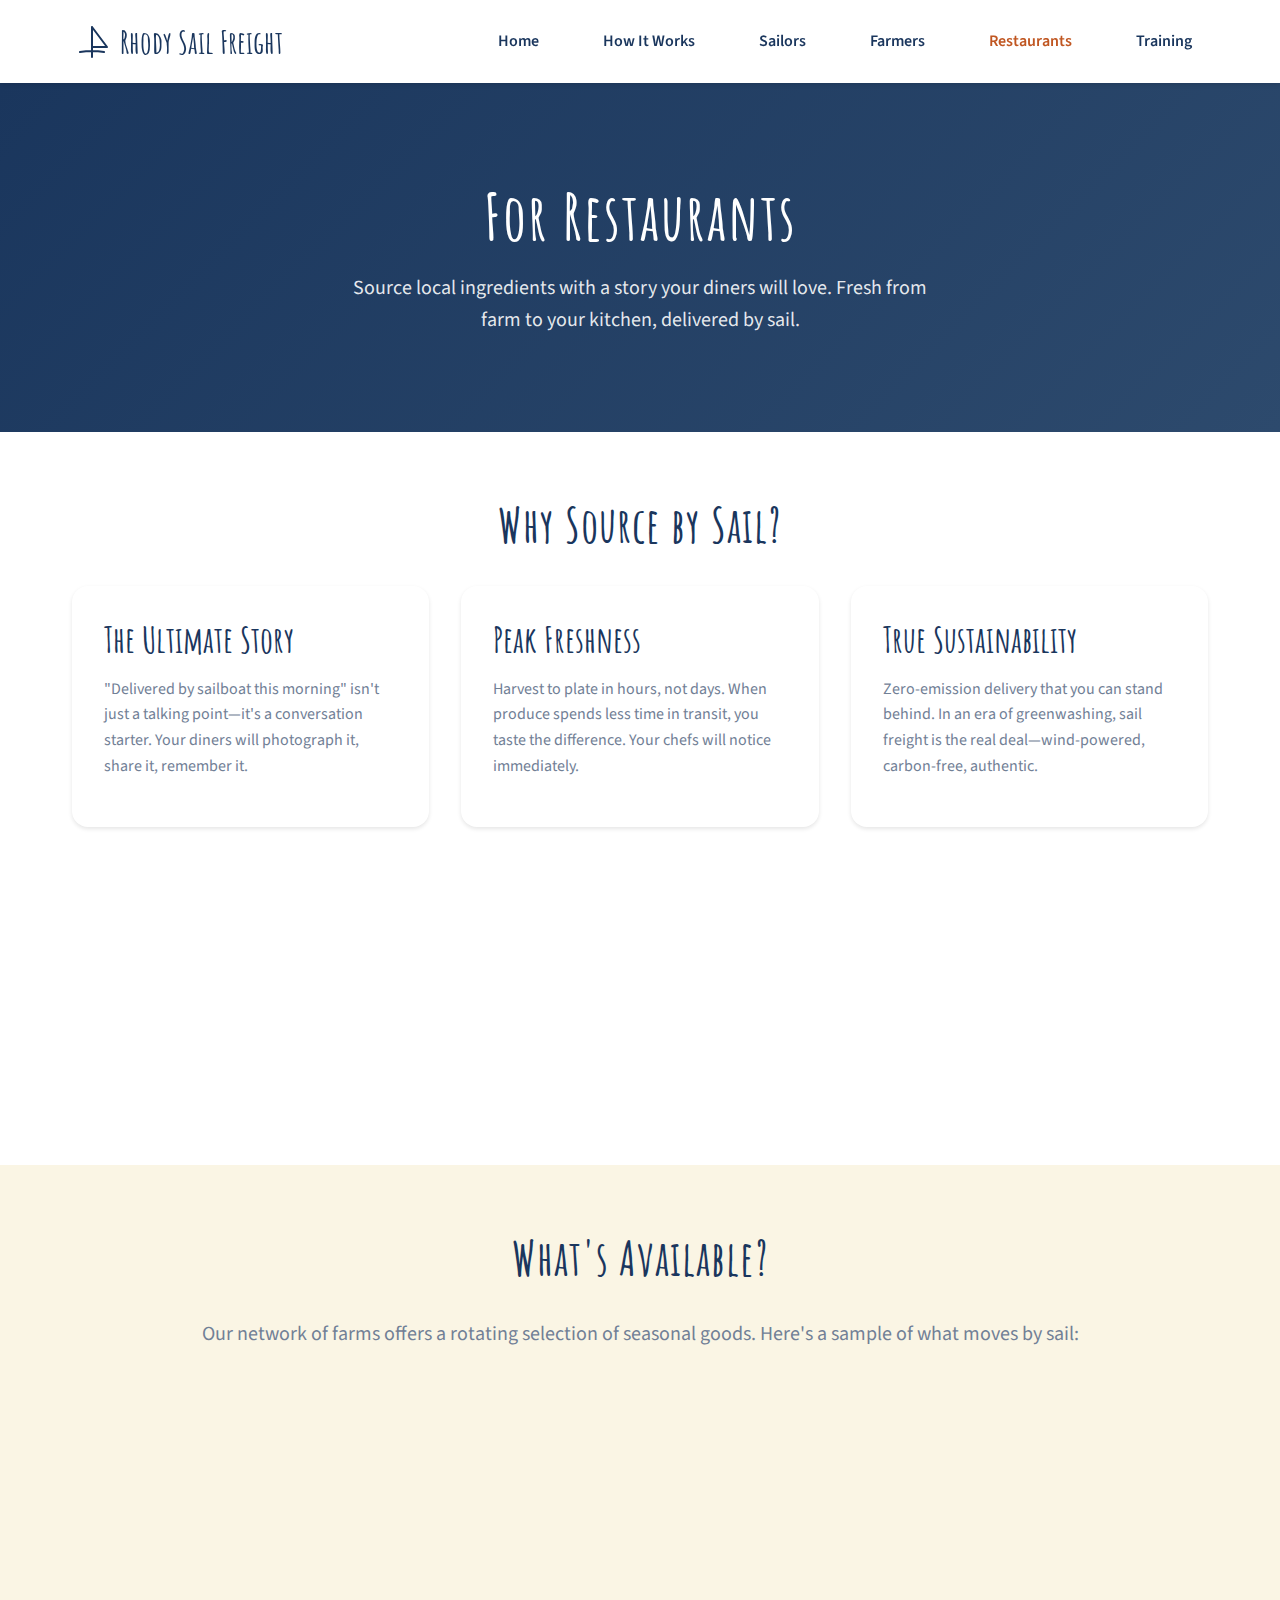
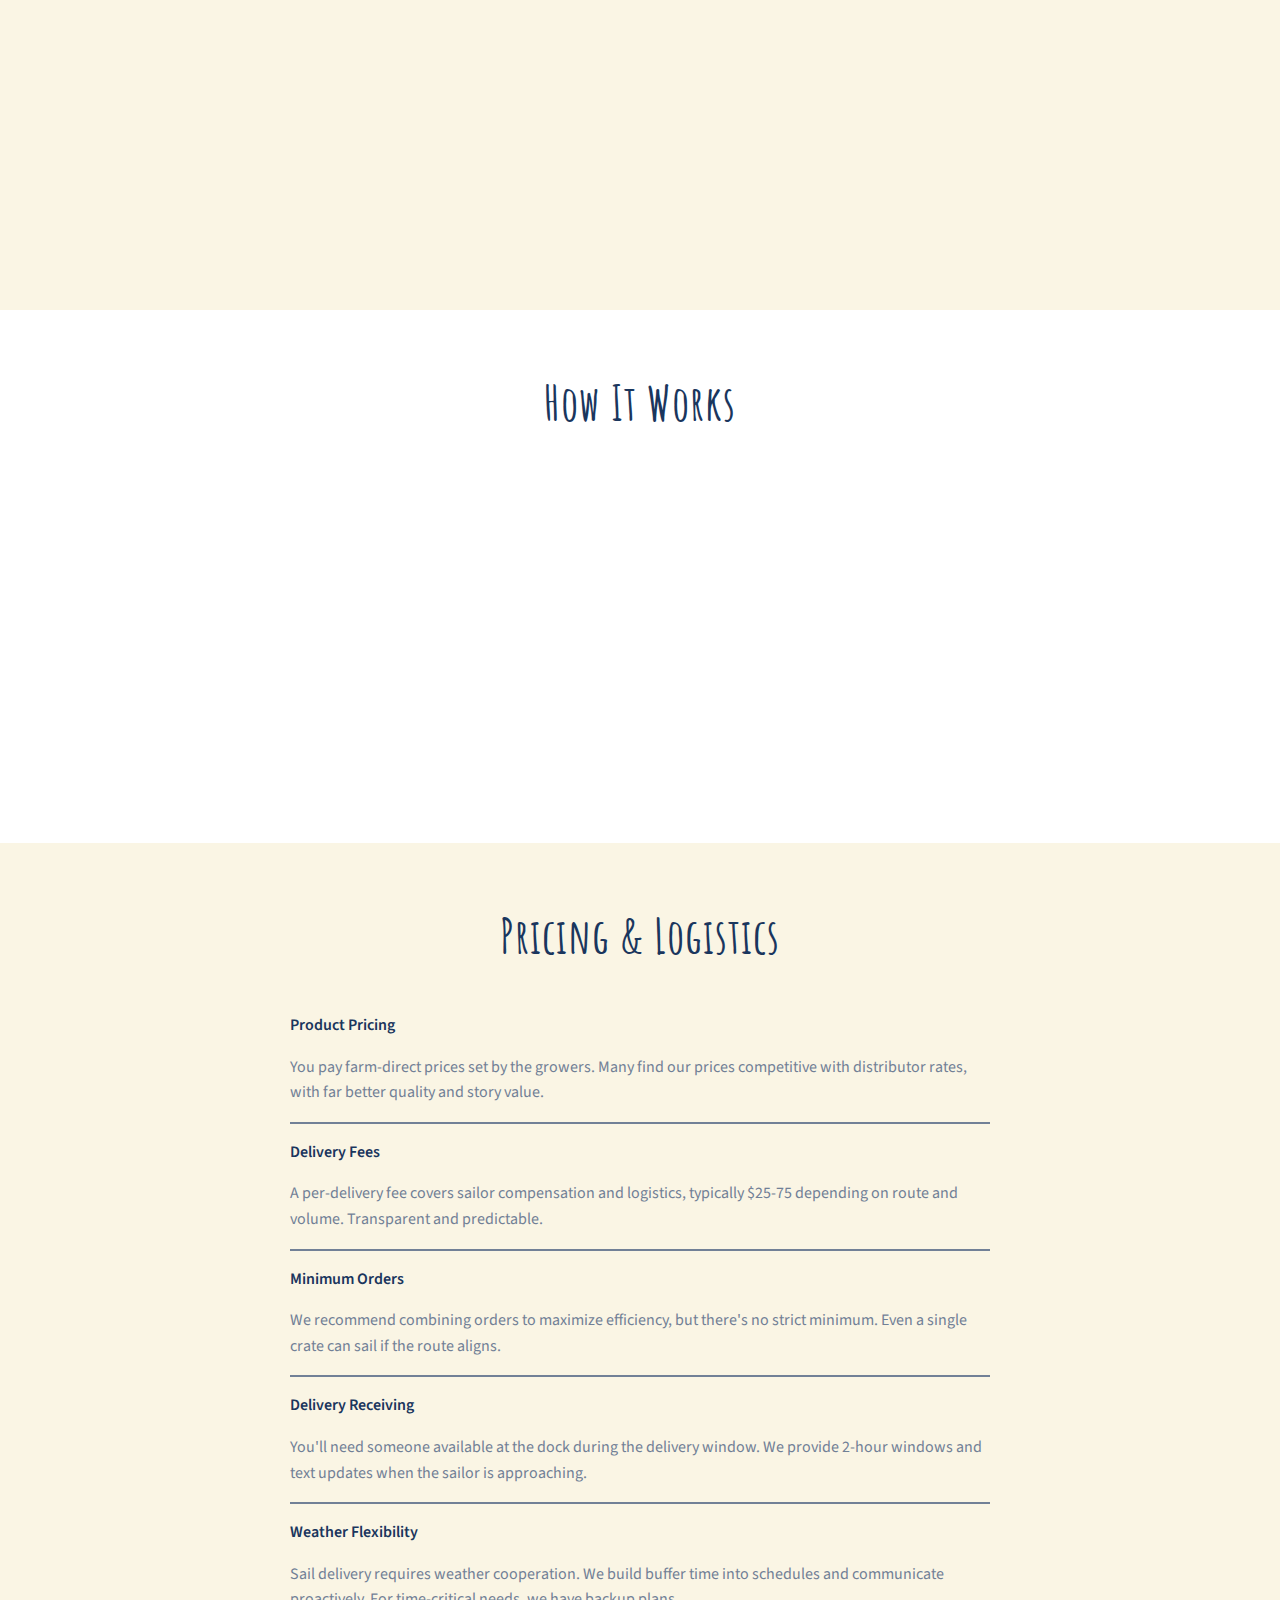
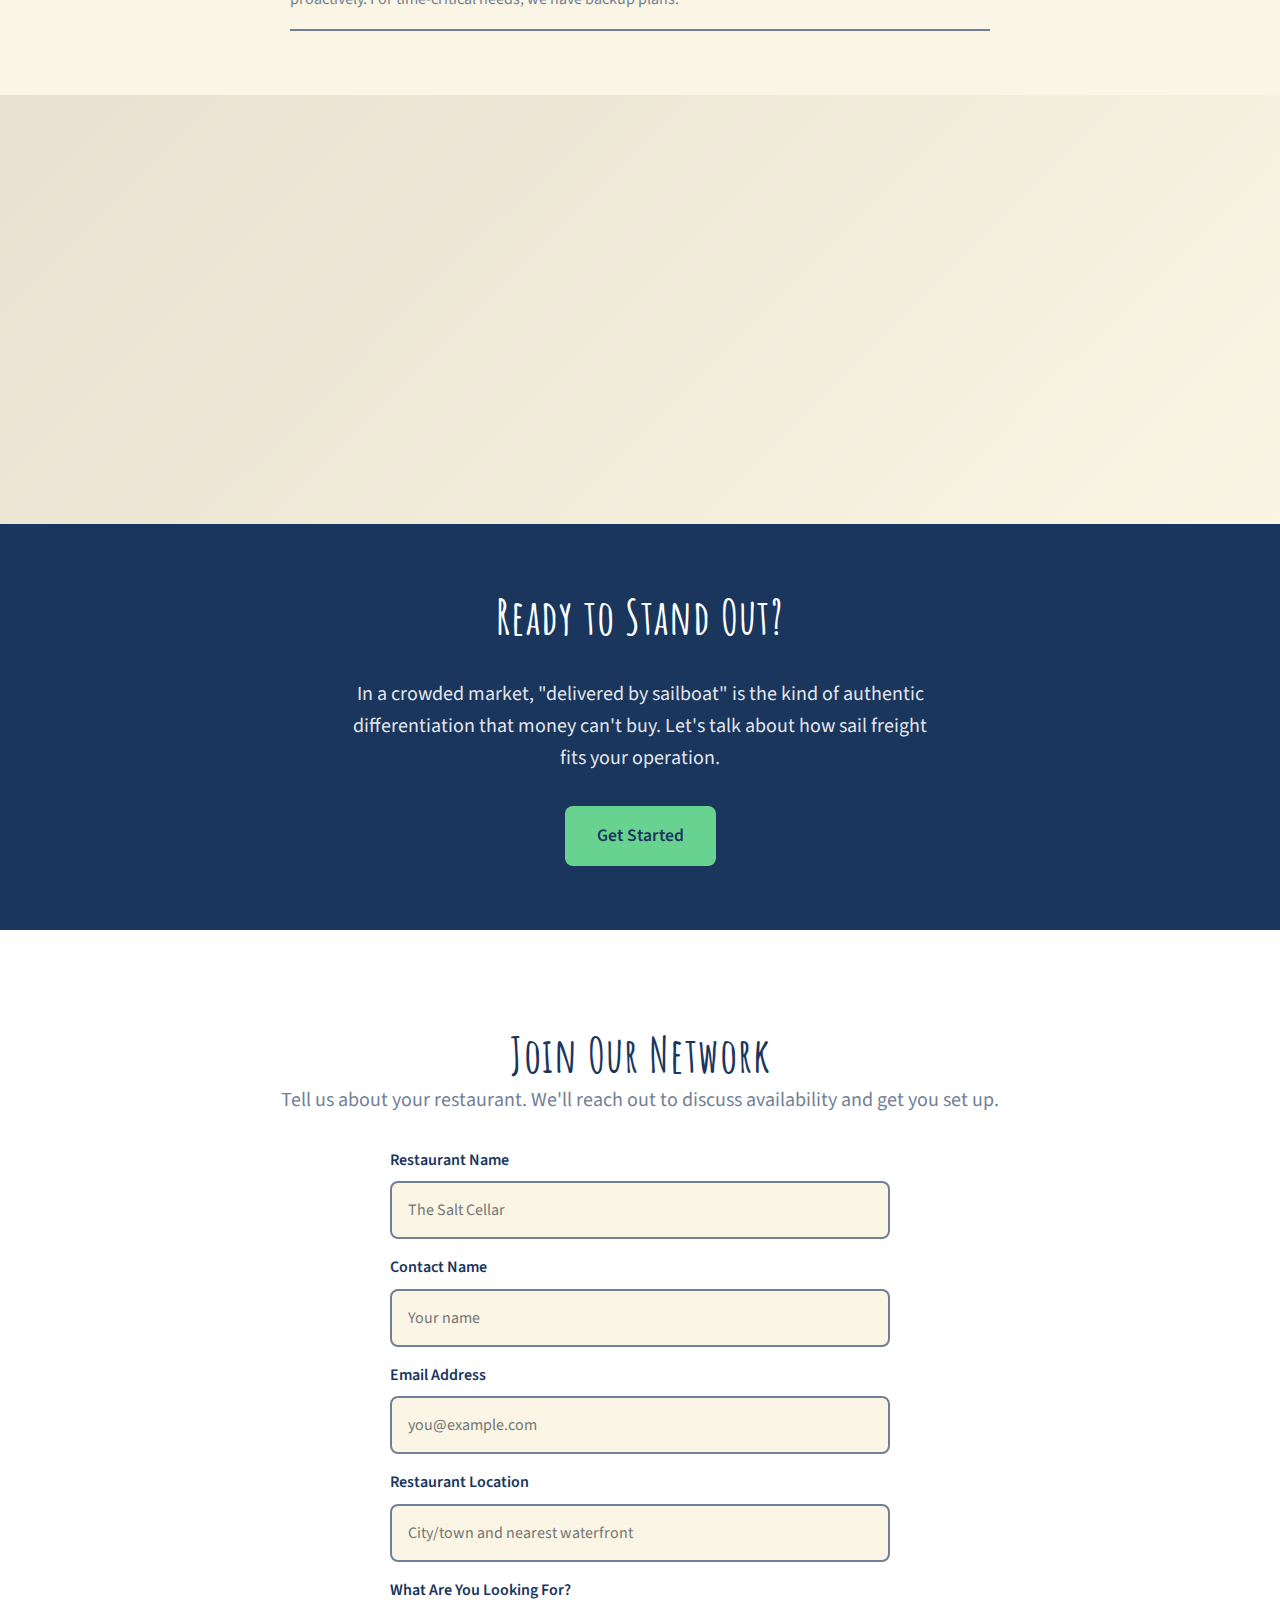
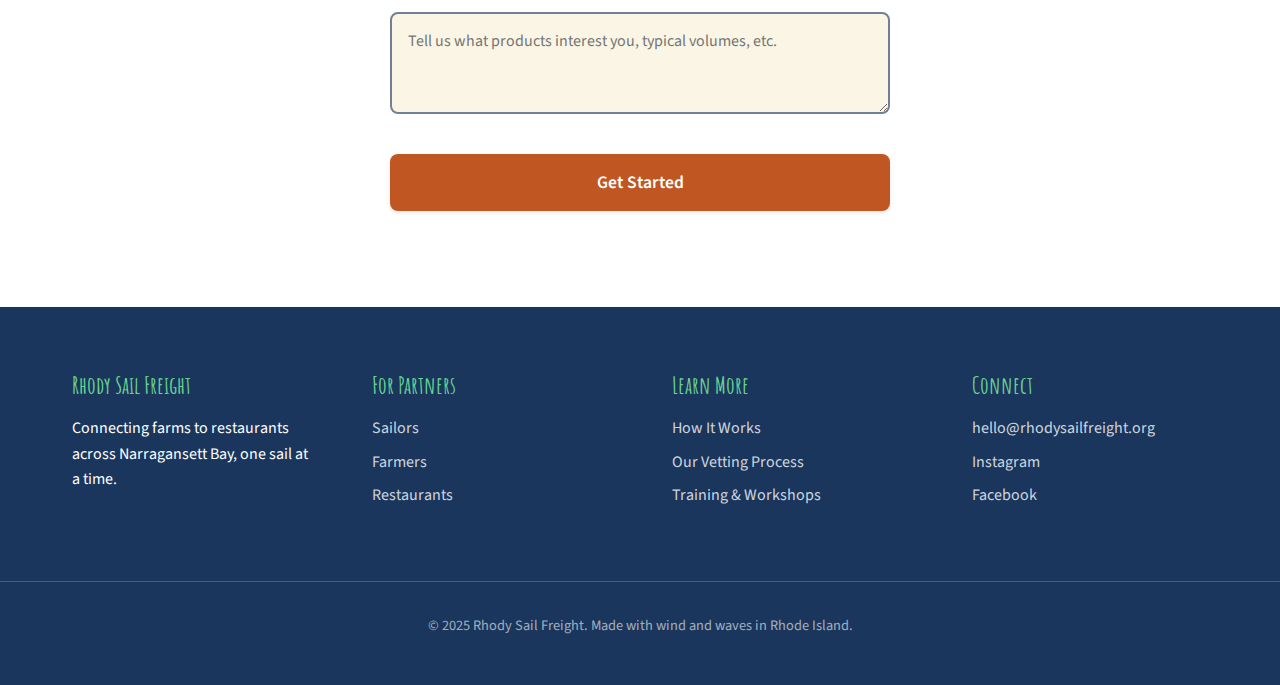
<file: for-restaurants.html>
<!DOCTYPE html>
<html lang="en">
<head>
  <meta charset="UTF-8">
  <meta name="viewport" content="width=device-width, initial-scale=1.0">
  <title>For Restaurants - Rhody Sail Freight</title>
  <meta name="description" content="Source local ingredients delivered by sail. Give your diners a story they'll remember and ingredients they'll taste.">

  <!-- Open Graph / Facebook -->
  <meta property="og:type" content="website">
  <meta property="og:url" content="https://rhodysailfreight.org/for-restaurants.html">
  <meta property="og:title" content="For Restaurants - Rhody Sail Freight">
  <meta property="og:description" content="Source local ingredients delivered by sail. Give your diners a story they'll remember and ingredients they'll taste.">
  <meta property="og:image" content="https://rhodysailfreight.org/images/og-image.png">
  <meta property="og:image:width" content="1200">
  <meta property="og:image:height" content="630">
  <meta property="og:site_name" content="Rhody Sail Freight">

  <!-- Twitter -->
  <meta name="twitter:card" content="summary_large_image">
  <meta name="twitter:url" content="https://rhodysailfreight.org/for-restaurants.html">
  <meta name="twitter:title" content="For Restaurants - Rhody Sail Freight">
  <meta name="twitter:description" content="Source local ingredients delivered by sail. Give your diners a story they'll remember and ingredients they'll taste.">
  <meta name="twitter:image" content="https://rhodysailfreight.org/images/og-image.png">

  <link rel="preconnect" href="https://fonts.googleapis.com">
  <link rel="preconnect" href="https://fonts.gstatic.com" crossorigin>
  <link href="https://fonts.googleapis.com/css2?family=Amatic+SC:wght@400;700&family=Source+Sans+Pro:wght@400;600;700&display=swap" rel="stylesheet">
  <link rel="stylesheet" href="css/styles.css">
</head>
<body>
  <!-- Header -->
  <header class="site-header">
    <nav class="nav-container">
      <a href="index.html" class="logo">
        <svg viewBox="0 0 40 40" fill="none" xmlns="http://www.w3.org/2000/svg">
          <path d="M20 5 L20 35 M20 5 L35 25 L20 25 M8 30 Q20 28 32 30" stroke="#1a365d" stroke-width="2" stroke-linecap="round" stroke-linejoin="round"/>
        </svg>
        Rhody Sail Freight
      </a>
      <button class="mobile-nav-toggle" aria-label="Toggle navigation">
        <span></span>
        <span></span>
        <span></span>
      </button>
      <ul class="nav-links">
        <li><a href="index.html">Home</a></li>
        <li><a href="how-it-works.html">How It Works</a></li>
        <li><a href="for-sailors.html">Sailors</a></li>
        <li><a href="for-farmers.html">Farmers</a></li>
        <li><a href="for-restaurants.html" class="active">Restaurants</a></li>
        <li><a href="training.html">Training</a></li>
      </ul>
    </nav>
  </header>

  <main>
    <!-- Page Header -->
    <section class="page-header">
      <div class="container">
        <h1>For Restaurants</h1>
        <p class="lead">Source local ingredients with a story your diners will love. Fresh from farm to your kitchen, delivered by sail.</p>
      </div>
    </section>

    <!-- Why Join Section -->
    <section class="content-section">
      <div class="container">
        <h2>Why Source by Sail?</h2>
        <div class="pathways-grid">
          <div class="card">
            <h3>The Ultimate Story</h3>
            <p>"Delivered by sailboat this morning" isn't just a talking point&mdash;it's a conversation starter. Your diners will photograph it, share it, remember it.</p>
          </div>
          <div class="card">
            <h3>Peak Freshness</h3>
            <p>Harvest to plate in hours, not days. When produce spends less time in transit, you taste the difference. Your chefs will notice immediately.</p>
          </div>
          <div class="card">
            <h3>True Sustainability</h3>
            <p>Zero-emission delivery that you can stand behind. In an era of greenwashing, sail freight is the real deal&mdash;wind-powered, carbon-free, authentic.</p>
          </div>
          <div class="card">
            <h3>Direct Farm Relationships</h3>
            <p>Know exactly where your food comes from. Visit the farms, meet the growers, build relationships that make your menu more meaningful.</p>
          </div>
        </div>
      </div>
    </section>

    <!-- What's Available Section -->
    <section class="content-section">
      <div class="container">
        <h2>What's Available?</h2>
        <p class="lead text-center">Our network of farms offers a rotating selection of seasonal goods. Here's a sample of what moves by sail:</p>

        <div class="pathways-grid" style="margin-top: 2rem;">
          <div class="card" style="text-align: center;">
            <h3>Seasonal Produce</h3>
            <p>Heirloom tomatoes, salad greens, root vegetables, fresh herbs, berries, and more&mdash;whatever's ready for harvest.</p>
          </div>
          <div class="card" style="text-align: center;">
            <h3>Dairy & Proteins</h3>
            <p>Artisan cheeses, farm eggs, yogurt, and select proteins from Bay-area producers.</p>
          </div>
          <div class="card" style="text-align: center;">
            <h3>Specialty Items</h3>
            <p>Local honey, maple syrup, preserves, fresh-baked bread, and other artisan goods.</p>
          </div>
          <div class="card" style="text-align: center;">
            <h3>Flowers & Garnishes</h3>
            <p>Edible flowers, microgreens, cut flowers for tables&mdash;the finishing touches that elevate a dining experience.</p>
          </div>
        </div>
      </div>
    </section>

    <!-- How It Works Section -->
    <section class="content-section">
      <div class="container">
        <h2>How It Works</h2>
        <div class="steps">
          <div class="step">
            <h4>Browse & Order</h4>
            <p>Check our availability board to see what farms have ready. Place orders for what you need, when you need it.</p>
          </div>
          <div class="step">
            <h4>We Coordinate</h4>
            <p>We match your order with available sailors and schedule pickup from the farm. You get a delivery window.</p>
          </div>
          <div class="step">
            <h4>Dock-Side Delivery</h4>
            <p>A sailor arrives at your nearest dock or marina with your goods. Meet them there, or we'll arrange last-mile to your kitchen.</p>
          </div>
          <div class="step">
            <h4>Serve & Share</h4>
            <p>Feature "delivered by sail" on your menu. We'll provide materials to help tell the story to your diners.</p>
          </div>
        </div>
      </div>
    </section>

    <!-- Pricing Section -->
    <section class="content-section">
      <div class="container">
        <h2>Pricing & Logistics</h2>
        <div class="faq-list">
          <div class="faq-item">
            <div class="faq-question">Product Pricing</div>
            <div class="faq-answer">You pay farm-direct prices set by the growers. Many find our prices competitive with distributor rates, with far better quality and story value.</div>
          </div>
          <div class="faq-item">
            <div class="faq-question">Delivery Fees</div>
            <div class="faq-answer">A per-delivery fee covers sailor compensation and logistics, typically $25-75 depending on route and volume. Transparent and predictable.</div>
          </div>
          <div class="faq-item">
            <div class="faq-question">Minimum Orders</div>
            <div class="faq-answer">We recommend combining orders to maximize efficiency, but there's no strict minimum. Even a single crate can sail if the route aligns.</div>
          </div>
          <div class="faq-item">
            <div class="faq-question">Delivery Receiving</div>
            <div class="faq-answer">You'll need someone available at the dock during the delivery window. We provide 2-hour windows and text updates when the sailor is approaching.</div>
          </div>
          <div class="faq-item">
            <div class="faq-question">Weather Flexibility</div>
            <div class="faq-answer">Sail delivery requires weather cooperation. We build buffer time into schedules and communicate proactively. For time-critical needs, we have backup plans.</div>
          </div>
        </div>
      </div>
    </section>

    <!-- Testimonial -->
    <section class="testimonials-section">
      <div class="container">
        <div class="testimonials-grid" style="max-width: 700px; margin: 0 auto;">
          <div class="testimonial">
            <div class="testimonial-content">
              We've built our whole brand around local sourcing, but sail delivery took it to another level. Last week a couple asked if the "delivered by sailboat" thing was real. I showed them the photo of Captain Mike unloading crates at the dock that morning. They ordered two more courses.
            </div>
            <div class="testimonial-author">Chef David Park</div>
            <div class="testimonial-role">Bay Kitchen, Wickford</div>
          </div>
        </div>
      </div>
    </section>

    <!-- Menu Callout -->
    <section class="content-section" style="background: var(--color-primary); color: white;">
      <div class="container text-center">
        <h2 style="color: white;">Ready to Stand Out?</h2>
        <p class="lead" style="color: rgba(255,255,255,0.9); max-width: 600px; margin: 0 auto 2rem;">
          In a crowded market, "delivered by sailboat" is the kind of authentic differentiation that money can't buy. Let's talk about how sail freight fits your operation.
        </p>
        <a href="#signup" class="btn btn-accent">Get Started</a>
      </div>
    </section>

    <!-- Signup Section -->
    <section class="signup-section" id="signup">
      <div class="container">
        <h2>Join Our Network</h2>
        <p class="lead">Tell us about your restaurant. We'll reach out to discuss availability and get you set up.</p>

        <form class="signup-form" action="#" method="post">
          <div class="form-group">
            <label for="restaurant">Restaurant Name</label>
            <input type="text" id="restaurant" name="restaurant" placeholder="The Salt Cellar" required>
          </div>

          <div class="form-group">
            <label for="contact">Contact Name</label>
            <input type="text" id="contact" name="contact" placeholder="Your name" required>
          </div>

          <div class="form-group">
            <label for="email">Email Address</label>
            <input type="email" id="email" name="email" placeholder="you@example.com" required>
          </div>

          <div class="form-group">
            <label for="location">Restaurant Location</label>
            <input type="text" id="location" name="location" placeholder="City/town and nearest waterfront">
          </div>

          <div class="form-group">
            <label for="needs">What Are You Looking For?</label>
            <textarea id="needs" name="needs" rows="3" placeholder="Tell us what products interest you, typical volumes, etc."></textarea>
          </div>

          <button type="submit" class="btn btn-primary">Get Started</button>
        </form>
      </div>
    </section>
  </main>

  <!-- Footer -->
  <footer class="site-footer">
    <div class="footer-content">
      <div class="footer-section">
        <h4>Rhody Sail Freight</h4>
        <p>Connecting farms to restaurants across Narragansett Bay, one sail at a time.</p>
      </div>

      <div class="footer-section">
        <h4>For Partners</h4>
        <ul>
          <li><a href="for-sailors.html">Sailors</a></li>
          <li><a href="for-farmers.html">Farmers</a></li>
          <li><a href="for-restaurants.html">Restaurants</a></li>
        </ul>
      </div>

      <div class="footer-section">
        <h4>Learn More</h4>
        <ul>
          <li><a href="how-it-works.html">How It Works</a></li>
          <li><a href="vetting.html">Our Vetting Process</a></li>
          <li><a href="training.html">Training & Workshops</a></li>
        </ul>
      </div>

      <div class="footer-section">
        <h4>Connect</h4>
        <ul>
          <li><a href="mailto:hello@rhodysailfreight.org">hello@rhodysailfreight.org</a></li>
          <li><a href="#">Instagram</a></li>
          <li><a href="#">Facebook</a></li>
        </ul>
      </div>
    </div>

    <div class="footer-bottom">
      <p>&copy; 2025 Rhody Sail Freight. Made with wind and waves in Rhode Island.</p>
    </div>
  </footer>

  <script src="js/script.js"></script>
</body>
</html>
</file>
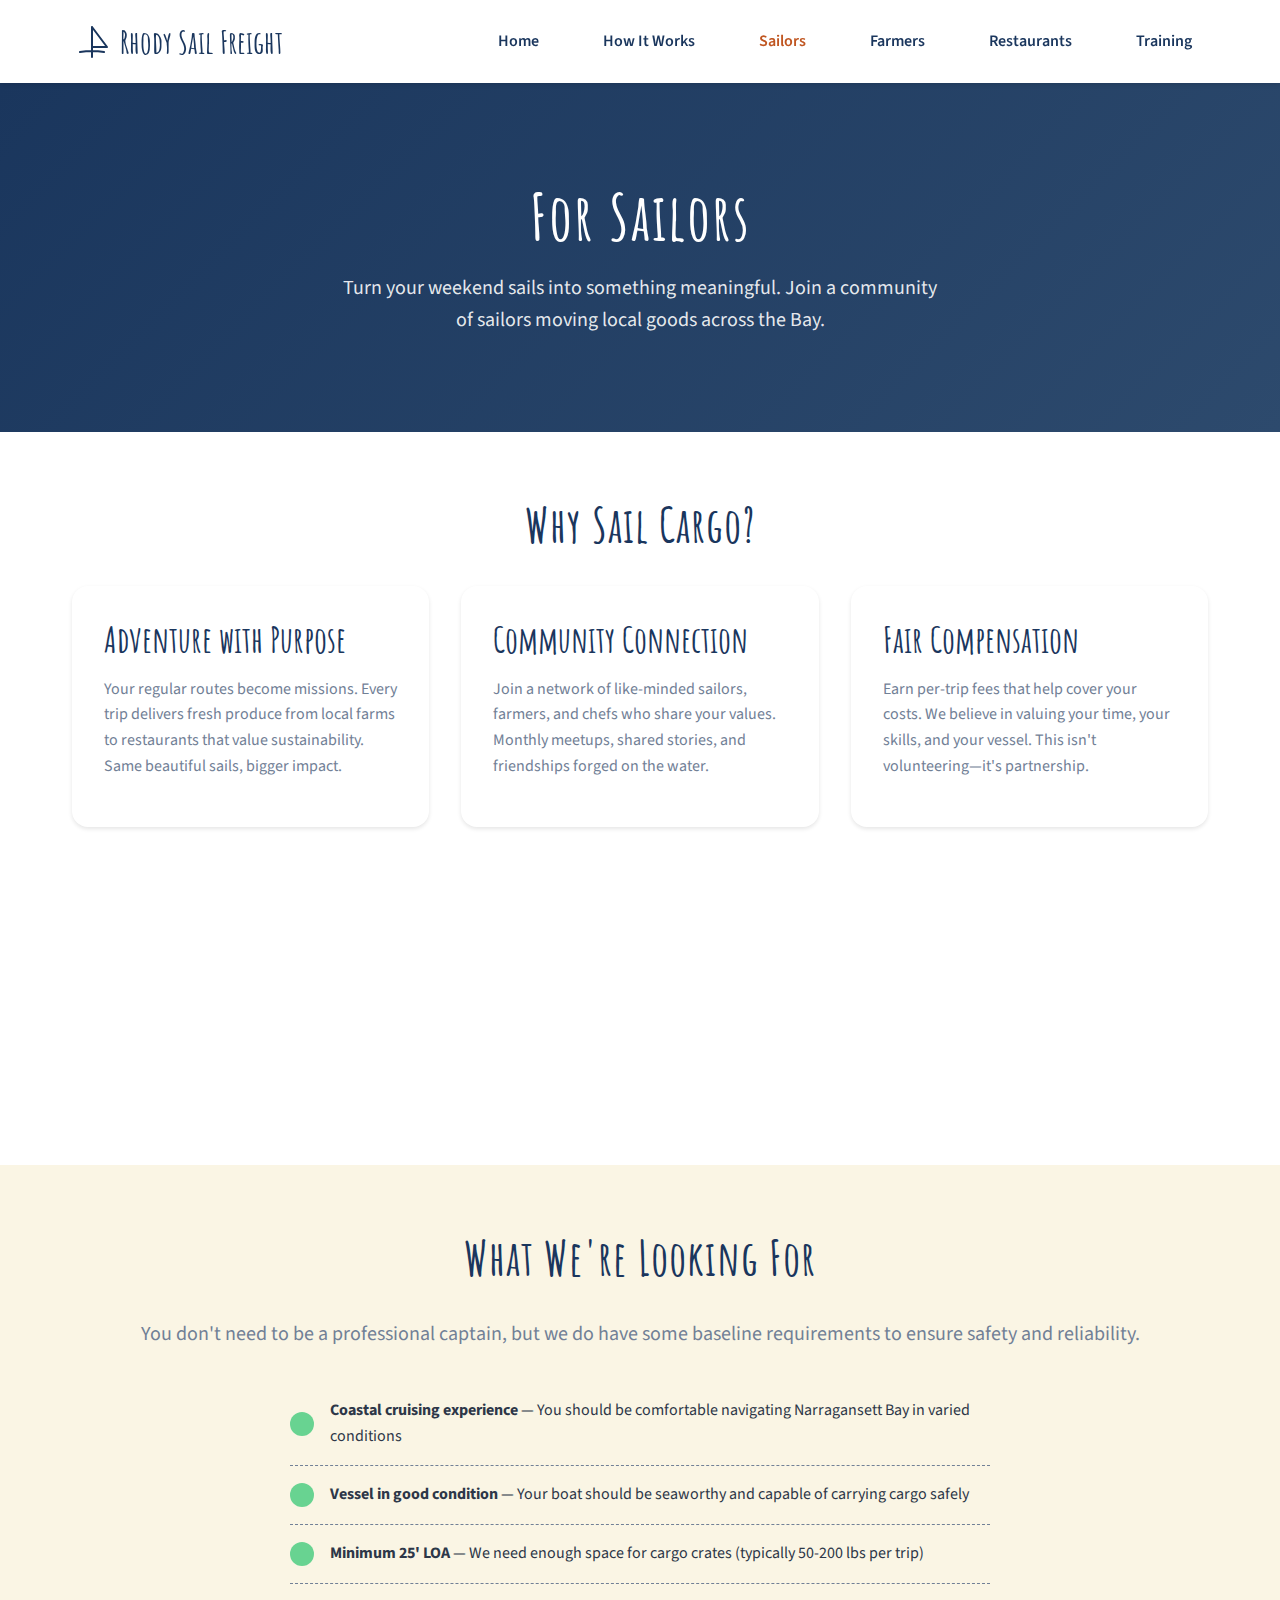
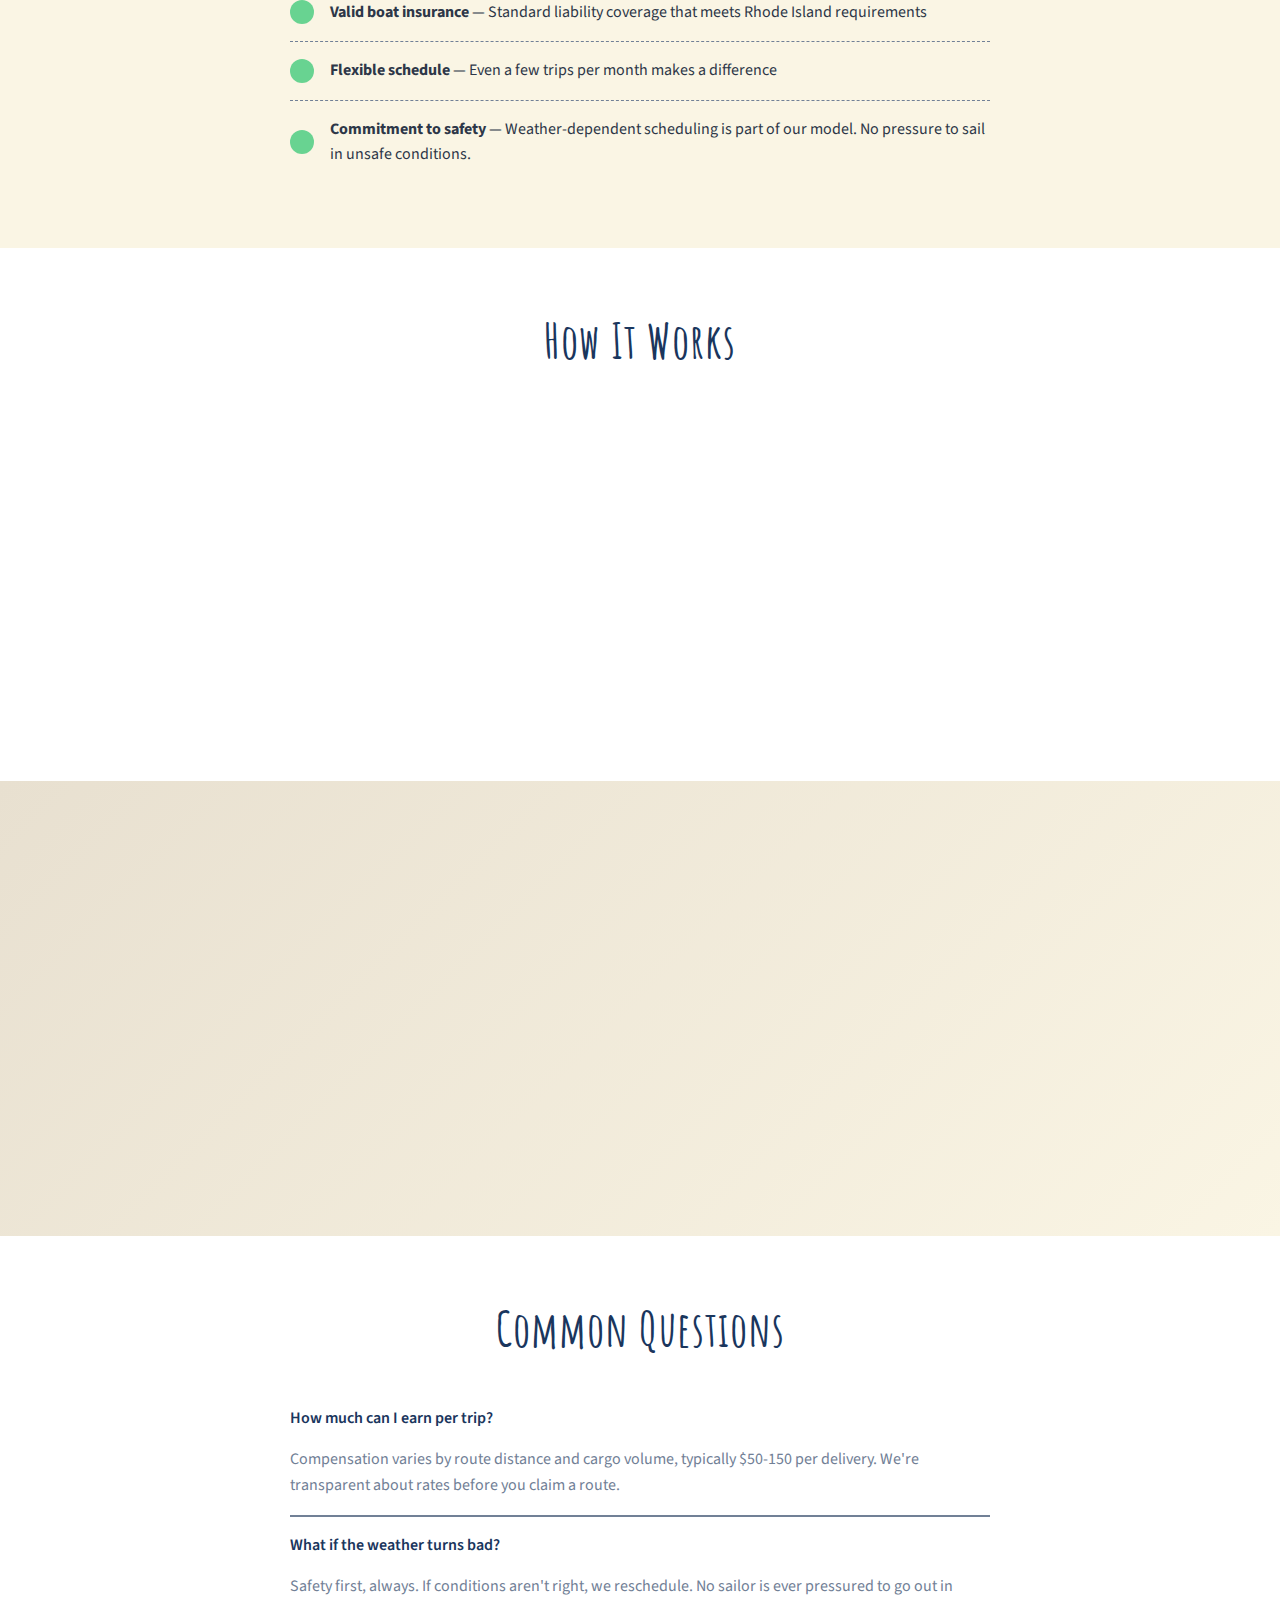
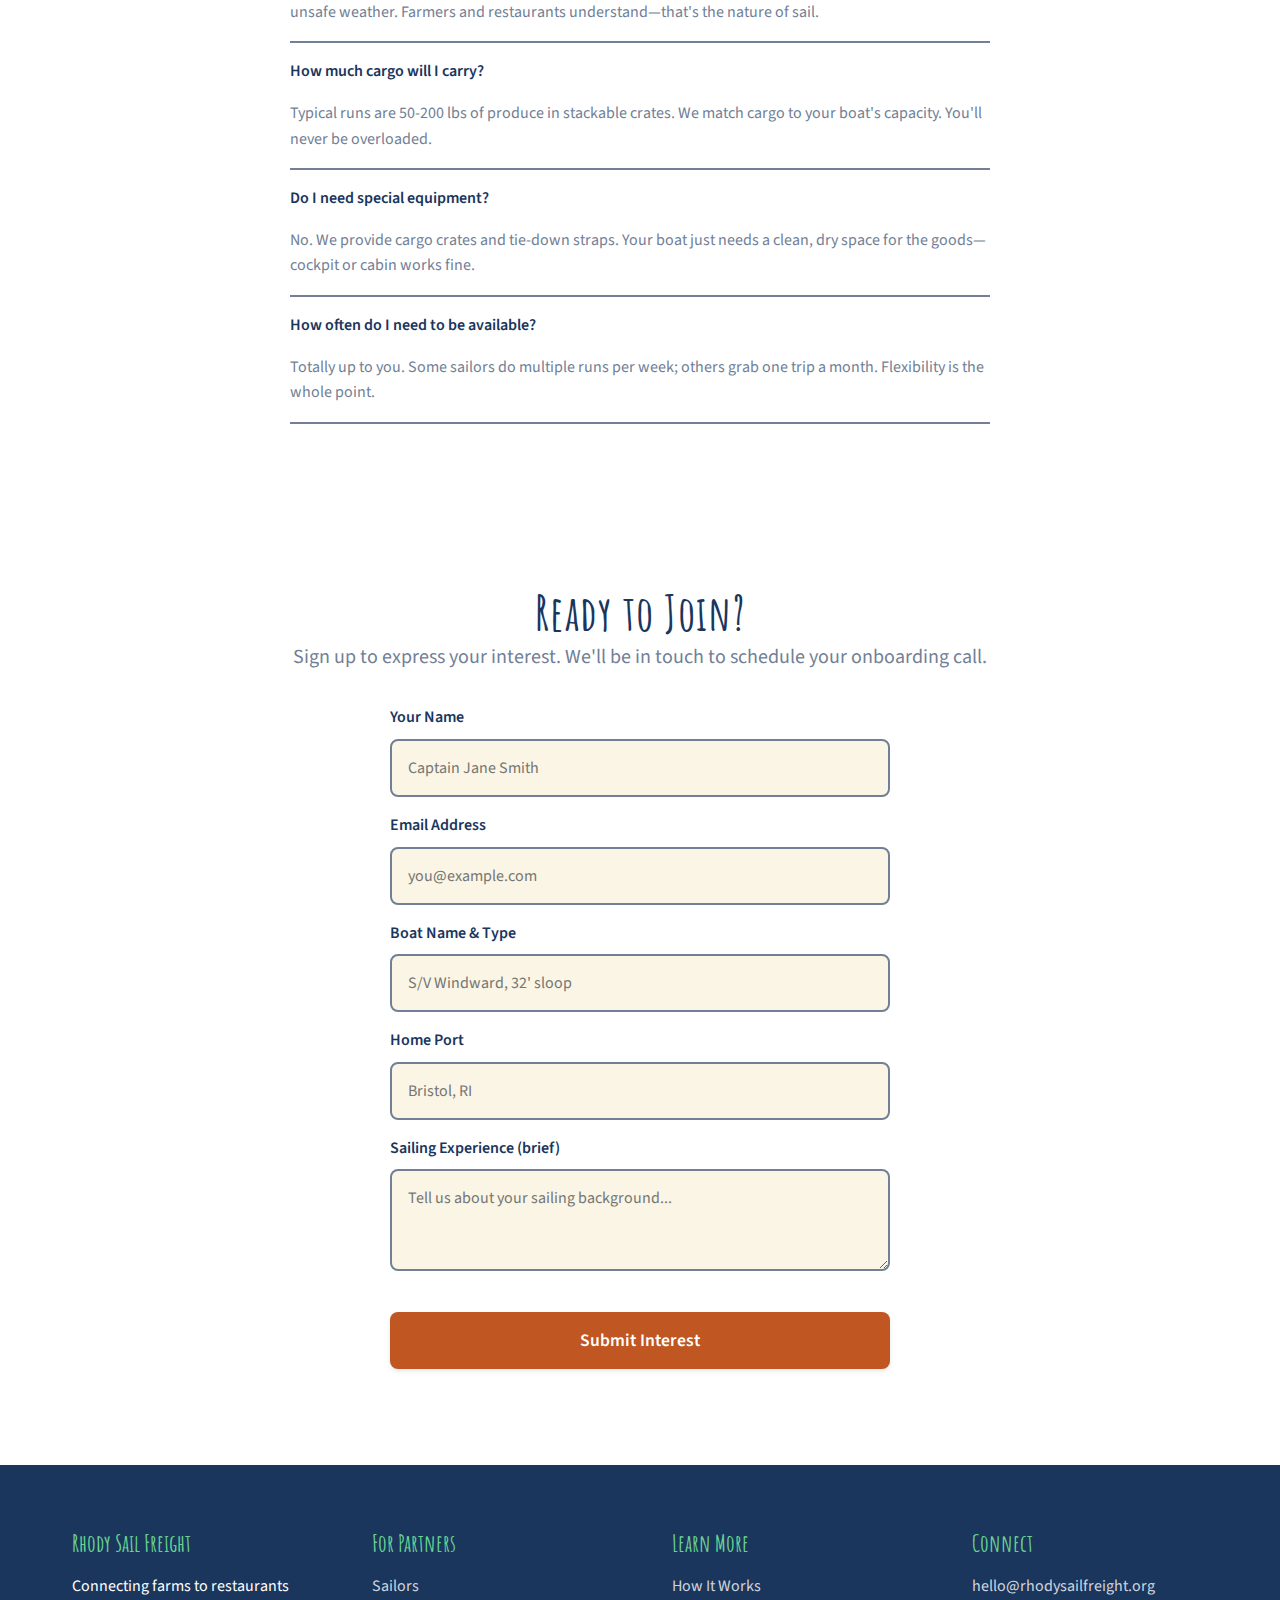
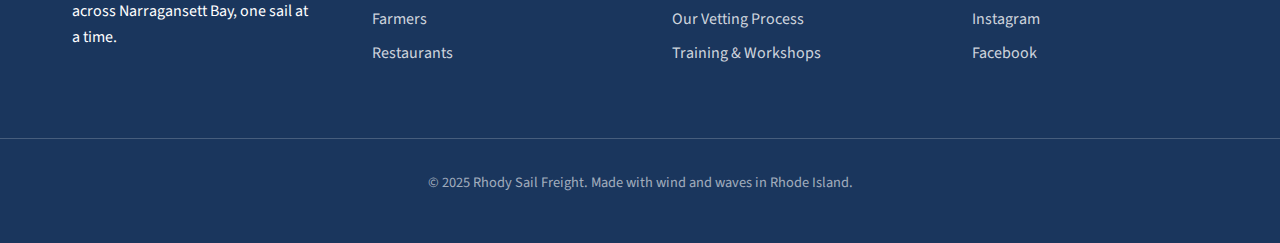
<file: for-sailors.html>
<!DOCTYPE html>
<html lang="en">
<head>
  <meta charset="UTF-8">
  <meta name="viewport" content="width=device-width, initial-scale=1.0">
  <title>For Sailors - Rhody Sail Freight</title>
  <meta name="description" content="Join our network of sailors delivering local goods across Narragansett Bay. Turn your weekend sails into meaningful work.">

  <!-- Open Graph / Facebook -->
  <meta property="og:type" content="website">
  <meta property="og:url" content="https://rhodysailfreight.org/for-sailors.html">
  <meta property="og:title" content="For Sailors - Rhody Sail Freight">
  <meta property="og:description" content="Join our network of sailors delivering local goods across Narragansett Bay. Turn your weekend sails into meaningful work.">
  <meta property="og:image" content="https://rhodysailfreight.org/images/og-image.png">
  <meta property="og:image:width" content="1200">
  <meta property="og:image:height" content="630">
  <meta property="og:site_name" content="Rhody Sail Freight">

  <!-- Twitter -->
  <meta name="twitter:card" content="summary_large_image">
  <meta name="twitter:url" content="https://rhodysailfreight.org/for-sailors.html">
  <meta name="twitter:title" content="For Sailors - Rhody Sail Freight">
  <meta name="twitter:description" content="Join our network of sailors delivering local goods across Narragansett Bay. Turn your weekend sails into meaningful work.">
  <meta name="twitter:image" content="https://rhodysailfreight.org/images/og-image.png">

  <link rel="preconnect" href="https://fonts.googleapis.com">
  <link rel="preconnect" href="https://fonts.gstatic.com" crossorigin>
  <link href="https://fonts.googleapis.com/css2?family=Amatic+SC:wght@400;700&family=Source+Sans+Pro:wght@400;600;700&display=swap" rel="stylesheet">
  <link rel="stylesheet" href="css/styles.css">
</head>
<body>
  <!-- Header -->
  <header class="site-header">
    <nav class="nav-container">
      <a href="index.html" class="logo">
        <svg viewBox="0 0 40 40" fill="none" xmlns="http://www.w3.org/2000/svg">
          <path d="M20 5 L20 35 M20 5 L35 25 L20 25 M8 30 Q20 28 32 30" stroke="#1a365d" stroke-width="2" stroke-linecap="round" stroke-linejoin="round"/>
        </svg>
        Rhody Sail Freight
      </a>
      <button class="mobile-nav-toggle" aria-label="Toggle navigation">
        <span></span>
        <span></span>
        <span></span>
      </button>
      <ul class="nav-links">
        <li><a href="index.html">Home</a></li>
        <li><a href="how-it-works.html">How It Works</a></li>
        <li><a href="for-sailors.html" class="active">Sailors</a></li>
        <li><a href="for-farmers.html">Farmers</a></li>
        <li><a href="for-restaurants.html">Restaurants</a></li>
        <li><a href="training.html">Training</a></li>
      </ul>
    </nav>
  </header>

  <main>
    <!-- Page Header -->
    <section class="page-header">
      <div class="container">
        <h1>For Sailors</h1>
        <p class="lead">Turn your weekend sails into something meaningful. Join a community of sailors moving local goods across the Bay.</p>
      </div>
    </section>

    <!-- Why Join Section -->
    <section class="content-section">
      <div class="container">
        <h2>Why Sail Cargo?</h2>
        <div class="pathways-grid">
          <div class="card">
            <h3>Adventure with Purpose</h3>
            <p>Your regular routes become missions. Every trip delivers fresh produce from local farms to restaurants that value sustainability. Same beautiful sails, bigger impact.</p>
          </div>
          <div class="card">
            <h3>Community Connection</h3>
            <p>Join a network of like-minded sailors, farmers, and chefs who share your values. Monthly meetups, shared stories, and friendships forged on the water.</p>
          </div>
          <div class="card">
            <h3>Fair Compensation</h3>
            <p>Earn per-trip fees that help cover your costs. We believe in valuing your time, your skills, and your vessel. This isn't volunteering&mdash;it's partnership.</p>
          </div>
          <div class="card">
            <h3>Zero-Emission Pride</h3>
            <p>Be part of the solution. Every pound of produce moved by sail is a pound that didn't require diesel. Your sailing skills become climate action.</p>
          </div>
        </div>
      </div>
    </section>

    <!-- Requirements Section -->
    <section class="content-section">
      <div class="container">
        <h2>What We're Looking For</h2>
        <p class="lead text-center">You don't need to be a professional captain, but we do have some baseline requirements to ensure safety and reliability.</p>

        <div class="features-list" style="margin-top: 2rem;">
          <ul class="features-list">
            <li><strong>Coastal cruising experience</strong> &mdash; You should be comfortable navigating Narragansett Bay in varied conditions</li>
            <li><strong>Vessel in good condition</strong> &mdash; Your boat should be seaworthy and capable of carrying cargo safely</li>
            <li><strong>Minimum 25' LOA</strong> &mdash; We need enough space for cargo crates (typically 50-200 lbs per trip)</li>
            <li><strong>Valid boat insurance</strong> &mdash; Standard liability coverage that meets Rhode Island requirements</li>
            <li><strong>Flexible schedule</strong> &mdash; Even a few trips per month makes a difference</li>
            <li><strong>Commitment to safety</strong> &mdash; Weather-dependent scheduling is part of our model. No pressure to sail in unsafe conditions.</li>
          </ul>
        </div>
      </div>
    </section>

    <!-- How It Works Section -->
    <section class="content-section">
      <div class="container">
        <h2>How It Works</h2>
        <div class="steps">
          <div class="step">
            <h4>Apply & Get Vetted</h4>
            <p>Fill out our interest form. We'll schedule a brief call and boat check to ensure everyone's on the same page.</p>
          </div>
          <div class="step">
            <h4>Complete Training</h4>
            <p>Attend a half-day workshop covering cargo handling, food safety, and route logistics. Meet fellow sailors.</p>
          </div>
          <div class="step">
            <h4>Claim Routes</h4>
            <p>Browse available cargo runs on our simple scheduling board. Pick routes that match your plans and capacity.</p>
          </div>
          <div class="step">
            <h4>Deliver & Earn</h4>
            <p>Pick up cargo at the farm dock, sail to the restaurant, confirm delivery. Get paid within the week.</p>
          </div>
        </div>
      </div>
    </section>

    <!-- Testimonial -->
    <section class="testimonials-section">
      <div class="container">
        <div class="testimonials-grid" style="max-width: 700px; margin: 0 auto;">
          <div class="testimonial">
            <div class="testimonial-content">
              I've been racing and cruising the Bay my whole life. When I heard about Rhody Sail Freight, I thought: finally, a reason to sail mid-week. Now I grab a cargo run on Tuesday mornings and I'm back at the dock by lunch. The farmers wave, the restaurant folks have coffee ready. It's like I found my people.
            </div>
            <div class="testimonial-author">Janet Kowalski</div>
            <div class="testimonial-role">S/V Morning Light, Wickford</div>
          </div>
        </div>
      </div>
    </section>

    <!-- FAQ Section -->
    <section class="content-section">
      <div class="container">
        <h2>Common Questions</h2>
        <div class="faq-list">
          <div class="faq-item">
            <div class="faq-question">How much can I earn per trip?</div>
            <div class="faq-answer">Compensation varies by route distance and cargo volume, typically $50-150 per delivery. We're transparent about rates before you claim a route.</div>
          </div>
          <div class="faq-item">
            <div class="faq-question">What if the weather turns bad?</div>
            <div class="faq-answer">Safety first, always. If conditions aren't right, we reschedule. No sailor is ever pressured to go out in unsafe weather. Farmers and restaurants understand&mdash;that's the nature of sail.</div>
          </div>
          <div class="faq-item">
            <div class="faq-question">How much cargo will I carry?</div>
            <div class="faq-answer">Typical runs are 50-200 lbs of produce in stackable crates. We match cargo to your boat's capacity. You'll never be overloaded.</div>
          </div>
          <div class="faq-item">
            <div class="faq-question">Do I need special equipment?</div>
            <div class="faq-answer">No. We provide cargo crates and tie-down straps. Your boat just needs a clean, dry space for the goods&mdash;cockpit or cabin works fine.</div>
          </div>
          <div class="faq-item">
            <div class="faq-question">How often do I need to be available?</div>
            <div class="faq-answer">Totally up to you. Some sailors do multiple runs per week; others grab one trip a month. Flexibility is the whole point.</div>
          </div>
        </div>
      </div>
    </section>

    <!-- Signup Section -->
    <section class="signup-section">
      <div class="container">
        <h2>Ready to Join?</h2>
        <p class="lead">Sign up to express your interest. We'll be in touch to schedule your onboarding call.</p>

        <form class="signup-form" action="#" method="post">
          <div class="form-group">
            <label for="name">Your Name</label>
            <input type="text" id="name" name="name" placeholder="Captain Jane Smith" required>
          </div>

          <div class="form-group">
            <label for="email">Email Address</label>
            <input type="email" id="email" name="email" placeholder="you@example.com" required>
          </div>

          <div class="form-group">
            <label for="boat">Boat Name & Type</label>
            <input type="text" id="boat" name="boat" placeholder="S/V Windward, 32' sloop" required>
          </div>

          <div class="form-group">
            <label for="homeport">Home Port</label>
            <input type="text" id="homeport" name="homeport" placeholder="Bristol, RI">
          </div>

          <div class="form-group">
            <label for="experience">Sailing Experience (brief)</label>
            <textarea id="experience" name="experience" rows="3" placeholder="Tell us about your sailing background..."></textarea>
          </div>

          <button type="submit" class="btn btn-primary">Submit Interest</button>
        </form>
      </div>
    </section>
  </main>

  <!-- Footer -->
  <footer class="site-footer">
    <div class="footer-content">
      <div class="footer-section">
        <h4>Rhody Sail Freight</h4>
        <p>Connecting farms to restaurants across Narragansett Bay, one sail at a time.</p>
      </div>

      <div class="footer-section">
        <h4>For Partners</h4>
        <ul>
          <li><a href="for-sailors.html">Sailors</a></li>
          <li><a href="for-farmers.html">Farmers</a></li>
          <li><a href="for-restaurants.html">Restaurants</a></li>
        </ul>
      </div>

      <div class="footer-section">
        <h4>Learn More</h4>
        <ul>
          <li><a href="how-it-works.html">How It Works</a></li>
          <li><a href="vetting.html">Our Vetting Process</a></li>
          <li><a href="training.html">Training & Workshops</a></li>
        </ul>
      </div>

      <div class="footer-section">
        <h4>Connect</h4>
        <ul>
          <li><a href="mailto:hello@rhodysailfreight.org">hello@rhodysailfreight.org</a></li>
          <li><a href="#">Instagram</a></li>
          <li><a href="#">Facebook</a></li>
        </ul>
      </div>
    </div>

    <div class="footer-bottom">
      <p>&copy; 2025 Rhody Sail Freight. Made with wind and waves in Rhode Island.</p>
    </div>
  </footer>

  <script src="js/script.js"></script>
</body>
</html>
</file>
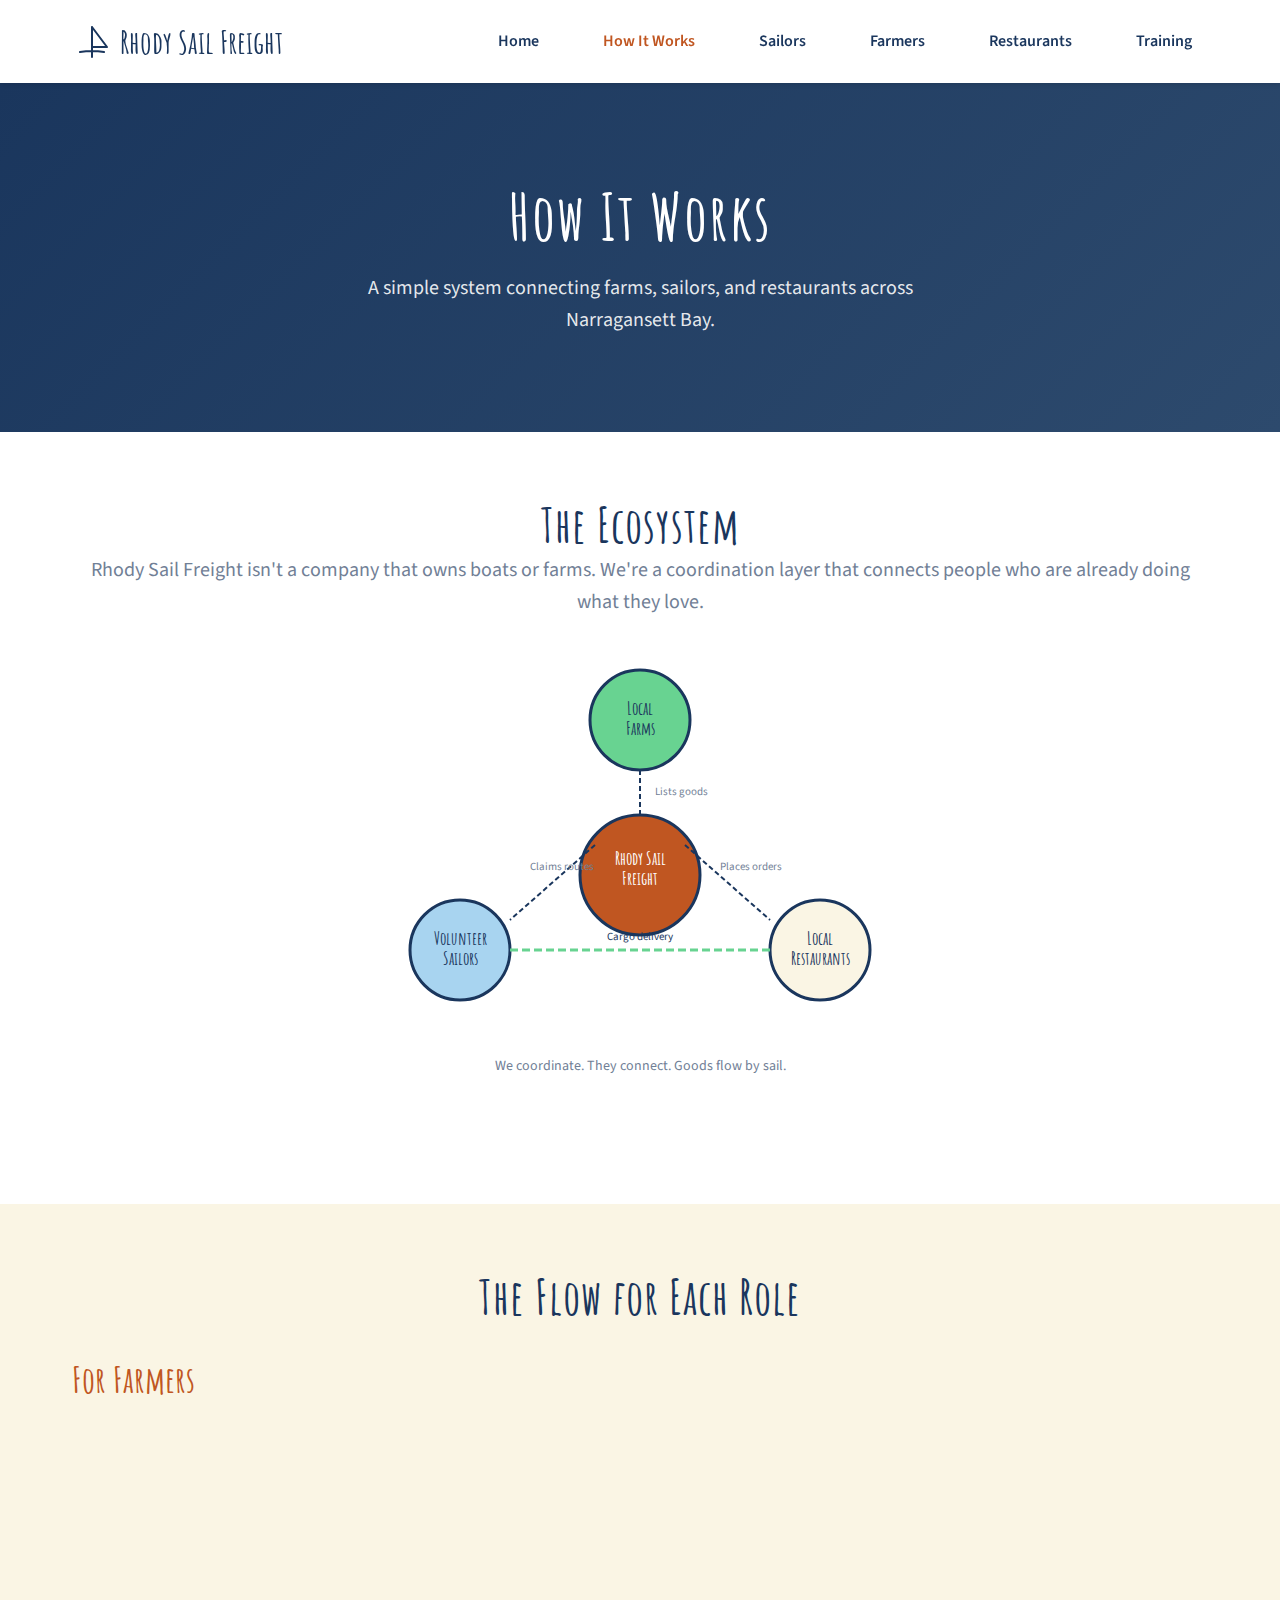
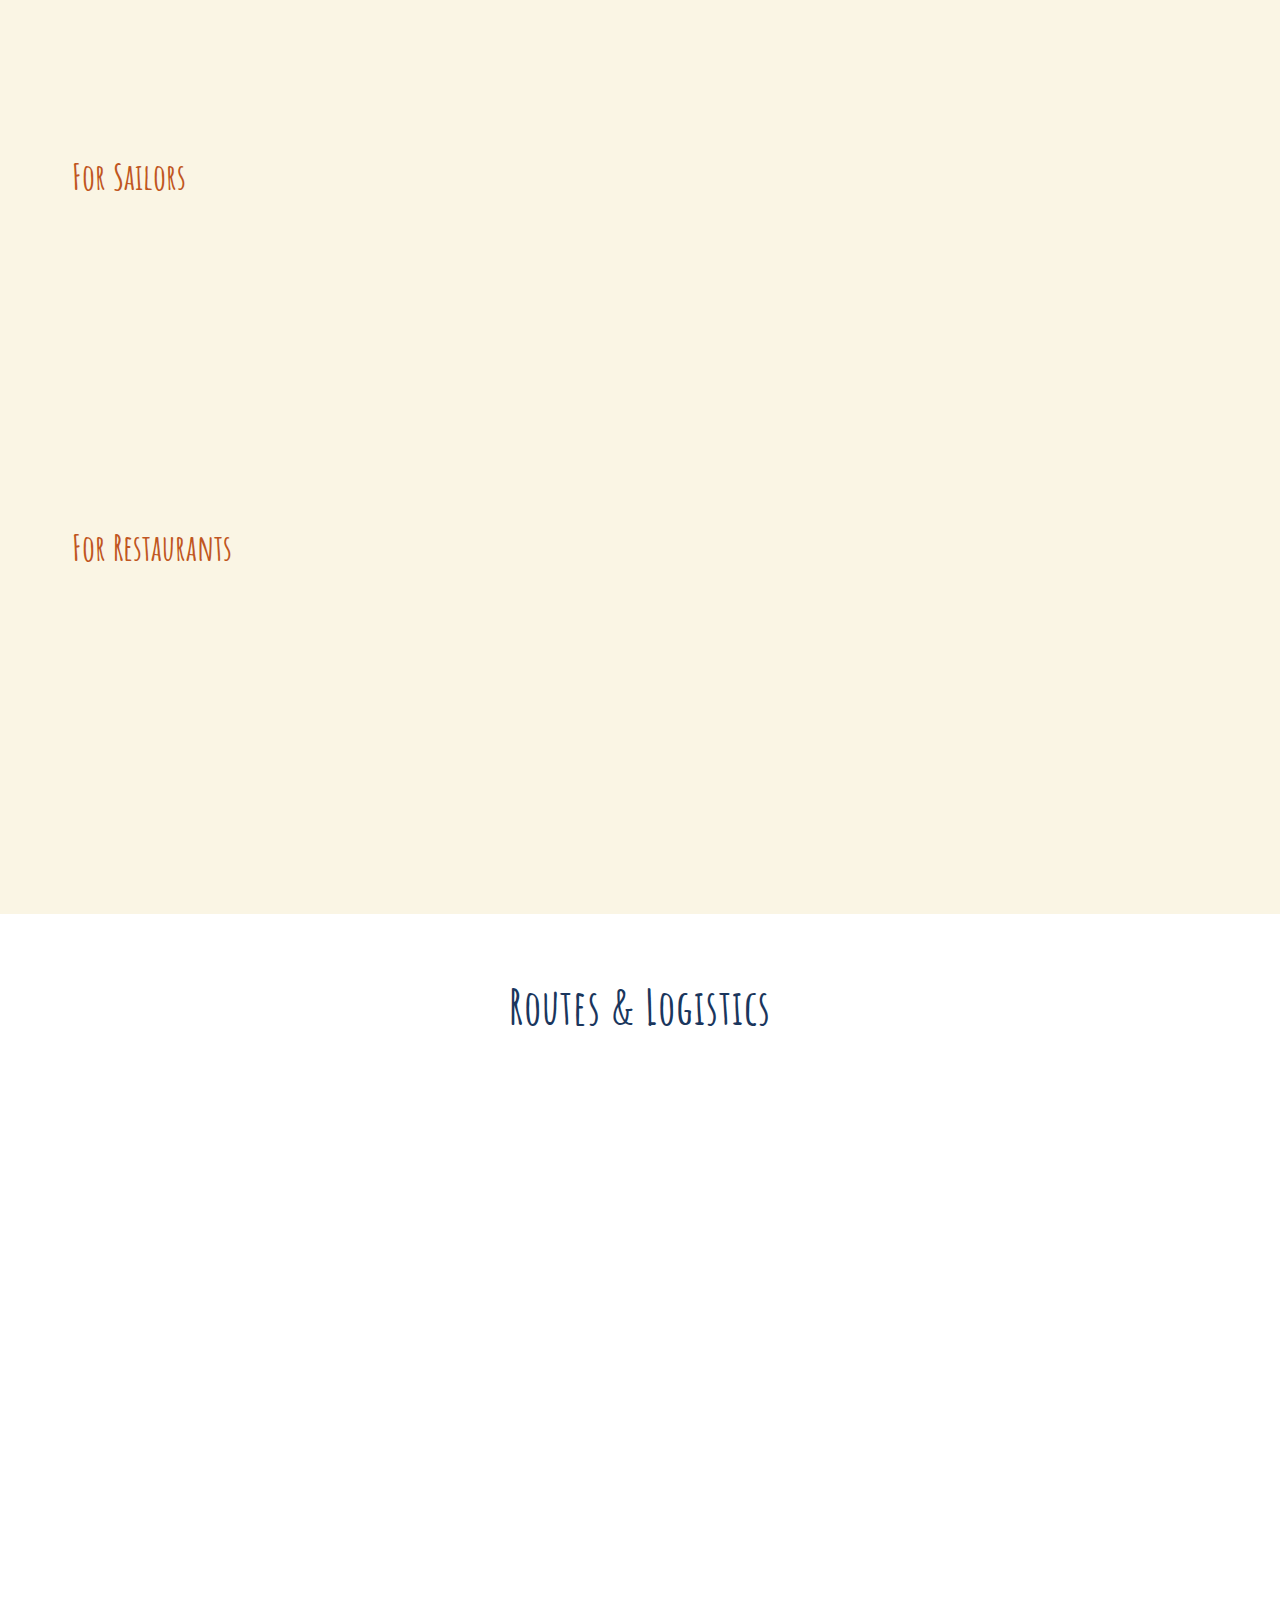
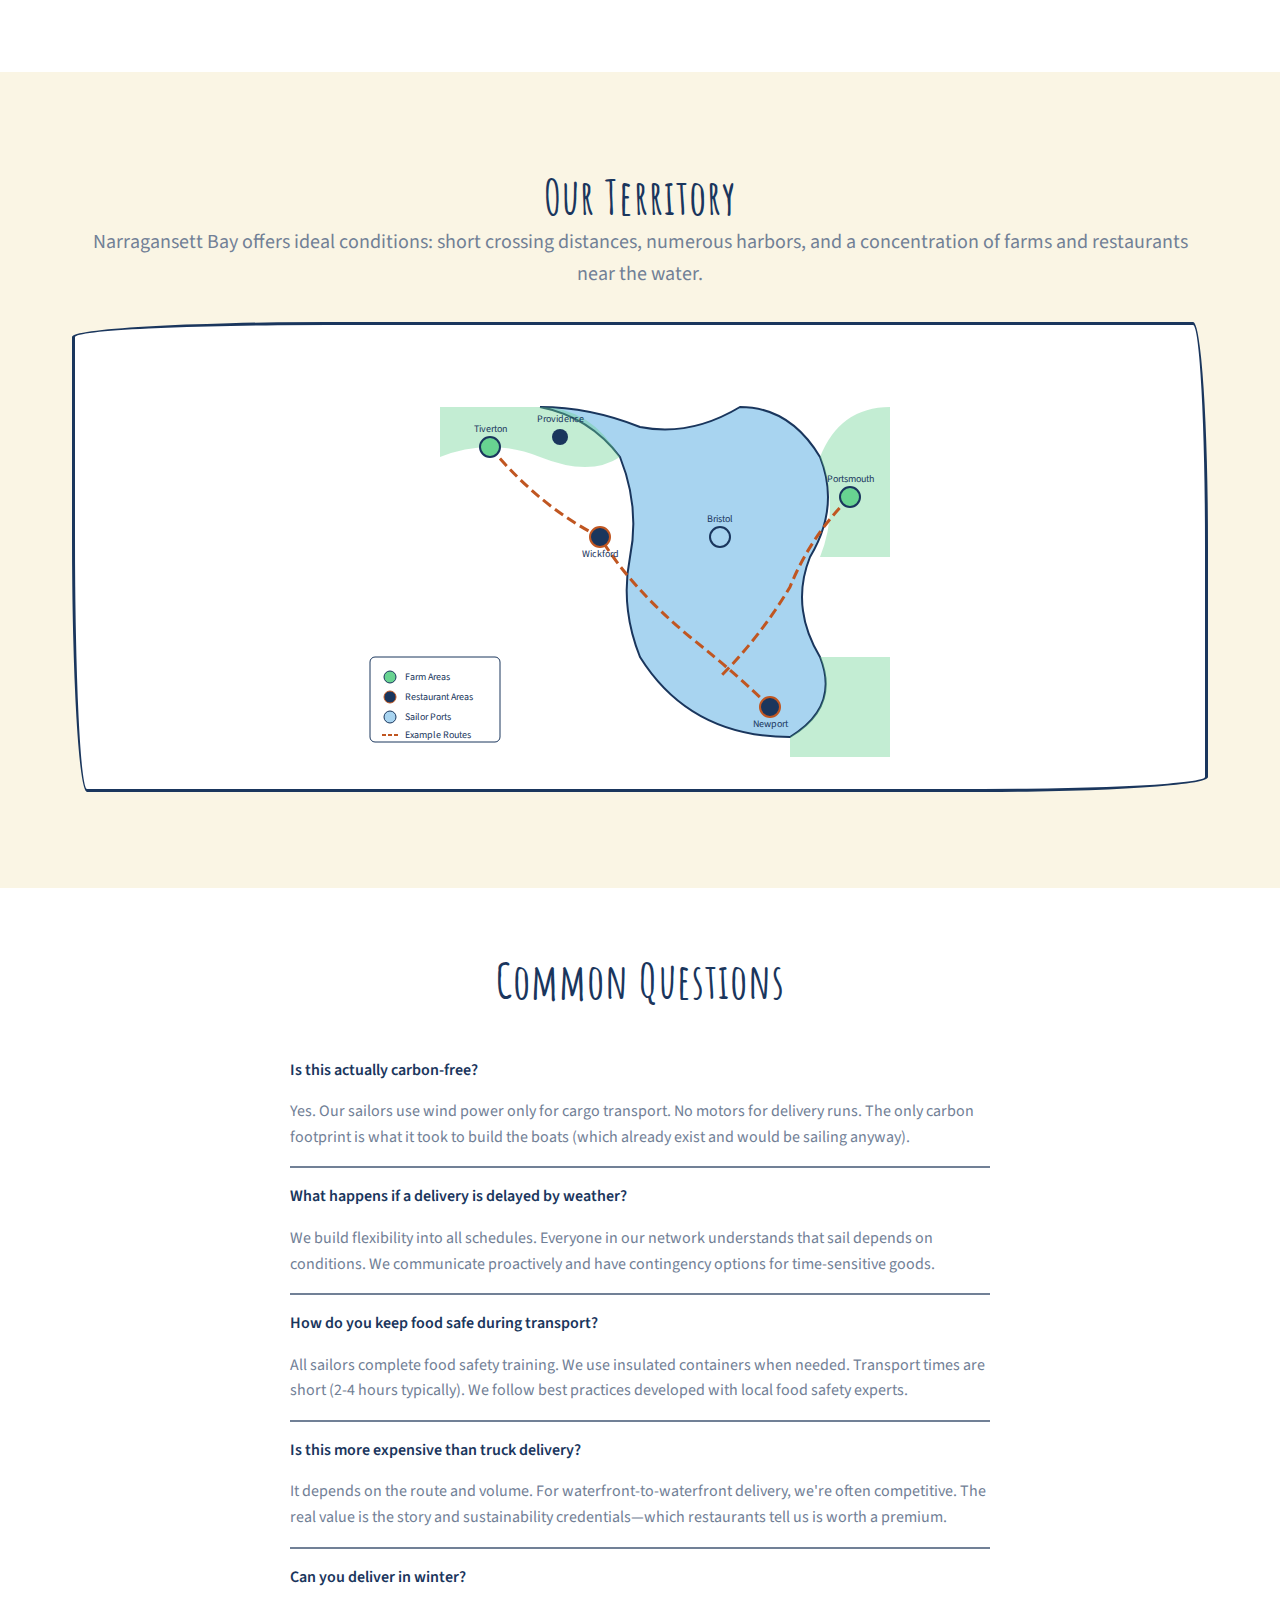
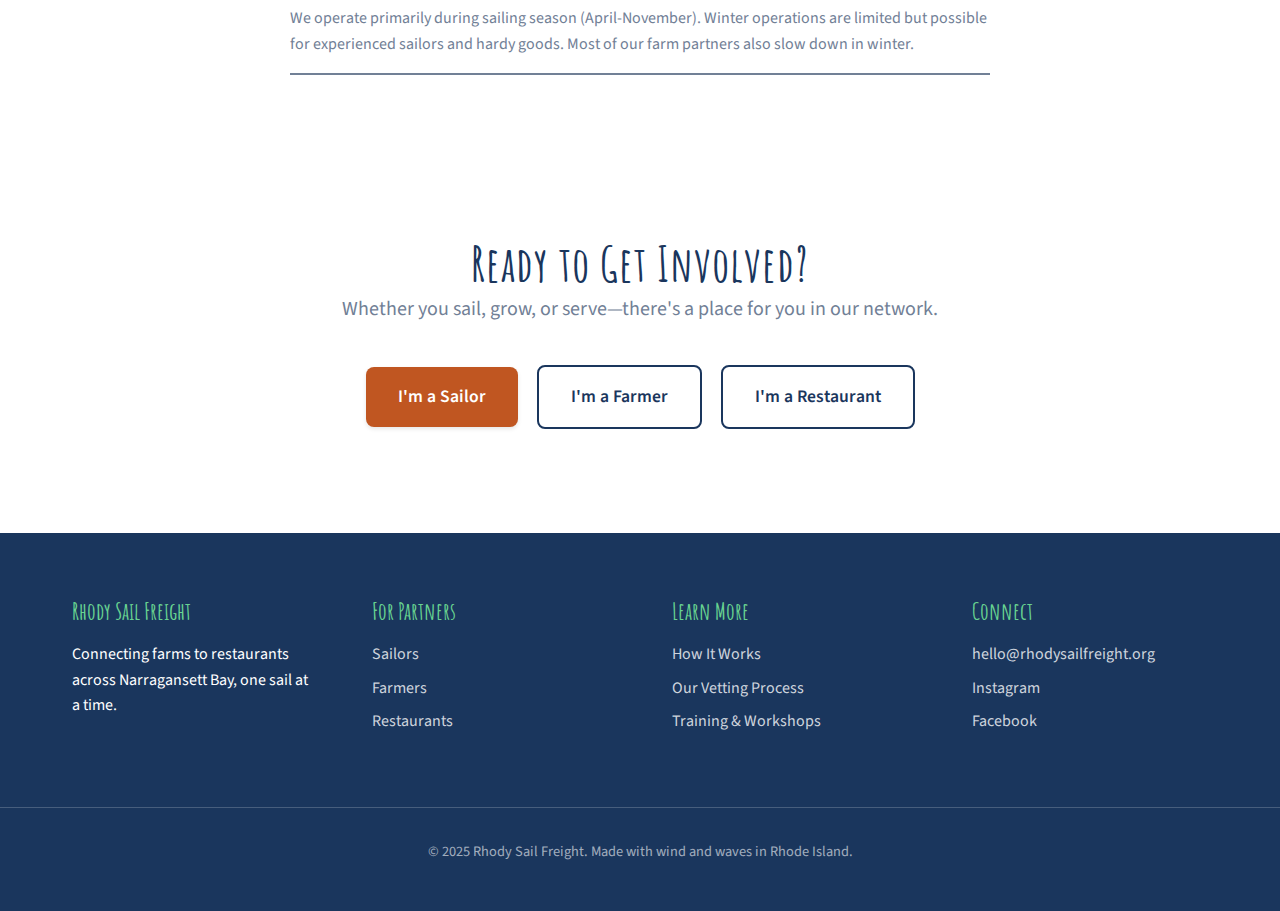
<file: how-it-works.html>
<!DOCTYPE html>
<html lang="en">
<head>
  <meta charset="UTF-8">
  <meta name="viewport" content="width=device-width, initial-scale=1.0">
  <title>How It Works - Rhody Sail Freight</title>
  <meta name="description" content="Learn how Rhody Sail Freight connects farms, sailors, and restaurants to move local goods across Narragansett Bay by sail.">

  <!-- Open Graph / Facebook -->
  <meta property="og:type" content="website">
  <meta property="og:url" content="https://rhodysailfreight.org/how-it-works.html">
  <meta property="og:title" content="How It Works - Rhody Sail Freight">
  <meta property="og:description" content="Learn how Rhody Sail Freight connects farms, sailors, and restaurants to move local goods across Narragansett Bay by sail.">
  <meta property="og:image" content="https://rhodysailfreight.org/images/og-image.png">
  <meta property="og:image:width" content="1200">
  <meta property="og:image:height" content="630">
  <meta property="og:site_name" content="Rhody Sail Freight">

  <!-- Twitter -->
  <meta name="twitter:card" content="summary_large_image">
  <meta name="twitter:url" content="https://rhodysailfreight.org/how-it-works.html">
  <meta name="twitter:title" content="How It Works - Rhody Sail Freight">
  <meta name="twitter:description" content="Learn how Rhody Sail Freight connects farms, sailors, and restaurants to move local goods across Narragansett Bay by sail.">
  <meta name="twitter:image" content="https://rhodysailfreight.org/images/og-image.png">

  <link rel="preconnect" href="https://fonts.googleapis.com">
  <link rel="preconnect" href="https://fonts.gstatic.com" crossorigin>
  <link href="https://fonts.googleapis.com/css2?family=Amatic+SC:wght@400;700&family=Source+Sans+Pro:wght@400;600;700&display=swap" rel="stylesheet">
  <link rel="stylesheet" href="css/styles.css">
</head>
<body>
  <!-- Header -->
  <header class="site-header">
    <nav class="nav-container">
      <a href="index.html" class="logo">
        <svg viewBox="0 0 40 40" fill="none" xmlns="http://www.w3.org/2000/svg">
          <path d="M20 5 L20 35 M20 5 L35 25 L20 25 M8 30 Q20 28 32 30" stroke="#1a365d" stroke-width="2" stroke-linecap="round" stroke-linejoin="round"/>
        </svg>
        Rhody Sail Freight
      </a>
      <button class="mobile-nav-toggle" aria-label="Toggle navigation">
        <span></span>
        <span></span>
        <span></span>
      </button>
      <ul class="nav-links">
        <li><a href="index.html">Home</a></li>
        <li><a href="how-it-works.html" class="active">How It Works</a></li>
        <li><a href="for-sailors.html">Sailors</a></li>
        <li><a href="for-farmers.html">Farmers</a></li>
        <li><a href="for-restaurants.html">Restaurants</a></li>
        <li><a href="training.html">Training</a></li>
      </ul>
    </nav>
  </header>

  <main>
    <!-- Page Header -->
    <section class="page-header">
      <div class="container">
        <h1>How It Works</h1>
        <p class="lead">A simple system connecting farms, sailors, and restaurants across Narragansett Bay.</p>
      </div>
    </section>

    <!-- The Ecosystem -->
    <section class="ecosystem-section" style="padding: 4rem 0;">
      <div class="container">
        <h2>The Ecosystem</h2>
        <p class="lead text-center">Rhody Sail Freight isn't a company that owns boats or farms. We're a coordination layer that connects people who are already doing what they love.</p>

        <div class="ecosystem-diagram" style="margin-top: 2rem;">
          <svg viewBox="0 0 600 450" fill="none" xmlns="http://www.w3.org/2000/svg">
            <!-- Central hub -->
            <circle cx="300" cy="225" r="60" fill="#c05621" stroke="#1a365d" stroke-width="3"/>
            <text x="300" y="215" text-anchor="middle" font-family="Amatic SC" font-size="18" font-weight="700" fill="white">Rhody Sail</text>
            <text x="300" y="235" text-anchor="middle" font-family="Amatic SC" font-size="18" font-weight="700" fill="white">Freight</text>

            <!-- Farms (top) -->
            <circle cx="300" cy="70" r="50" fill="#68d391" stroke="#1a365d" stroke-width="3"/>
            <text x="300" y="65" text-anchor="middle" font-family="Amatic SC" font-size="18" font-weight="700" fill="#1a365d">Local</text>
            <text x="300" y="85" text-anchor="middle" font-family="Amatic SC" font-size="18" font-weight="700" fill="#1a365d">Farms</text>

            <!-- Sailors (left) -->
            <circle cx="120" cy="300" r="50" fill="#a8d4f0" stroke="#1a365d" stroke-width="3"/>
            <text x="120" y="295" text-anchor="middle" font-family="Amatic SC" font-size="18" font-weight="700" fill="#1a365d">Volunteer</text>
            <text x="120" y="315" text-anchor="middle" font-family="Amatic SC" font-size="18" font-weight="700" fill="#1a365d">Sailors</text>

            <!-- Restaurants (right) -->
            <circle cx="480" cy="300" r="50" fill="#faf5e4" stroke="#1a365d" stroke-width="3"/>
            <text x="480" y="295" text-anchor="middle" font-family="Amatic SC" font-size="18" font-weight="700" fill="#1a365d">Local</text>
            <text x="480" y="315" text-anchor="middle" font-family="Amatic SC" font-size="18" font-weight="700" fill="#1a365d">Restaurants</text>

            <!-- Connection lines -->
            <path d="M300 120 L300 165" stroke="#1a365d" stroke-width="2" stroke-dasharray="5 3"/>
            <path d="M255 195 L170 270" stroke="#1a365d" stroke-width="2" stroke-dasharray="5 3"/>
            <path d="M345 195 L430 270" stroke="#1a365d" stroke-width="2" stroke-dasharray="5 3"/>
            <path d="M170 300 L430 300" stroke="#68d391" stroke-width="3" stroke-dasharray="8 4"/>

            <!-- Labels -->
            <text x="315" y="145" font-family="Source Sans Pro" font-size="11" fill="#718096">Lists goods</text>
            <text x="190" y="220" font-family="Source Sans Pro" font-size="11" fill="#718096">Claims routes</text>
            <text x="380" y="220" font-family="Source Sans Pro" font-size="11" fill="#718096">Places orders</text>
            <text x="300" y="290" text-anchor="middle" font-family="Source Sans Pro" font-size="11" fill="#1a365d">Cargo delivery</text>

            <!-- Bottom text -->
            <text x="300" y="420" text-anchor="middle" font-family="Source Sans Pro" font-size="14" fill="#718096">We coordinate. They connect. Goods flow by sail.</text>
          </svg>
        </div>
      </div>
    </section>

    <!-- For Each Role -->
    <section class="content-section">
      <div class="container">
        <h2>The Flow for Each Role</h2>

        <!-- Farmers -->
        <div style="margin-bottom: 3rem;">
          <h3 style="color: var(--color-secondary); margin-bottom: 1rem;">For Farmers</h3>
          <div class="steps">
            <div class="step">
              <h4>List Goods</h4>
              <p>Post available harvest to our board: what you have, how much, pickup window.</p>
            </div>
            <div class="step">
              <h4>Prepare Cargo</h4>
              <p>Pack goods in our standardized crates. We provide packaging guidelines.</p>
            </div>
            <div class="step">
              <h4>Hand Off</h4>
              <p>Meet the sailor at your dock or designated pickup point. Load and wave goodbye.</p>
            </div>
            <div class="step">
              <h4>Get Paid</h4>
              <p>Receive payment after confirmed delivery. We handle all invoicing.</p>
            </div>
          </div>
        </div>

        <!-- Sailors -->
        <div style="margin-bottom: 3rem;">
          <h3 style="color: var(--color-secondary); margin-bottom: 1rem;">For Sailors</h3>
          <div class="steps">
            <div class="step">
              <h4>Browse Routes</h4>
              <p>Check available cargo runs. See pickup/delivery points, timing, compensation.</p>
            </div>
            <div class="step">
              <h4>Claim & Confirm</h4>
              <p>Select routes that fit your schedule. Confirm pickup and delivery windows.</p>
            </div>
            <div class="step">
              <h4>Pick Up & Sail</h4>
              <p>Collect cargo at the farm, secure it properly, and sail to the destination.</p>
            </div>
            <div class="step">
              <h4>Deliver & Earn</h4>
              <p>Hand off to the restaurant, confirm delivery in our system, receive payment.</p>
            </div>
          </div>
        </div>

        <!-- Restaurants -->
        <div>
          <h3 style="color: var(--color-secondary); margin-bottom: 1rem;">For Restaurants</h3>
          <div class="steps">
            <div class="step">
              <h4>Browse & Order</h4>
              <p>See what's available from partner farms. Place orders for what you need.</p>
            </div>
            <div class="step">
              <h4>Get Updates</h4>
              <p>Receive delivery window and real-time updates as your cargo sails toward you.</p>
            </div>
            <div class="step">
              <h4>Receive Goods</h4>
              <p>Meet the sailor at the dock or receive at your kitchen (depending on setup).</p>
            </div>
            <div class="step">
              <h4>Serve & Tell</h4>
              <p>Feature "delivered by sail" on your menu. We provide marketing materials.</p>
            </div>
          </div>
        </div>
      </div>
    </section>

    <!-- Routes & Logistics -->
    <section class="content-section">
      <div class="container">
        <h2>Routes & Logistics</h2>

        <div class="pathways-grid">
          <div class="card">
            <h3>Typical Routes</h3>
            <p>Most runs connect farms in Tiverton, Little Compton, and Portsmouth with restaurants in Newport, Bristol, Wickford, and Providence. Routes typically take 2-4 hours sailing time.</p>
          </div>
          <div class="card">
            <h3>Cargo Capacity</h3>
            <p>Each delivery carries 50-300 lbs depending on the vessel. We match cargo volume to boat capacity. Multiple smaller boats can handle larger orders.</p>
          </div>
          <div class="card">
            <h3>Timing Windows</h3>
            <p>We work with flexible 2-4 hour delivery windows. Most deliveries happen morning to early afternoon. Evening deliveries possible for dinner service.</p>
          </div>
          <div class="card">
            <h3>Weather Reality</h3>
            <p>Sail freight is weather-dependent. We build buffer days into schedules and communicate proactively. Backup plans exist for time-critical deliveries.</p>
          </div>
        </div>
      </div>
    </section>

    <!-- Map Section -->
    <section class="map-section">
      <div class="container">
        <h2>Our Territory</h2>
        <p class="lead">Narragansett Bay offers ideal conditions: short crossing distances, numerous harbors, and a concentration of farms and restaurants near the water.</p>

        <div class="map-container">
          <svg viewBox="0 0 600 400" fill="none" xmlns="http://www.w3.org/2000/svg" style="width: 100%; max-width: 600px;">
            <!-- Bay outline -->
            <path d="M200 50 Q250 60 280 100 Q300 150 290 200 Q280 250 300 300 Q350 380 450 380
                     Q500 350 480 300 Q450 250 470 200 Q500 150 480 100 Q450 50 400 50
                     Q350 80 300 70 Q250 50 200 50"
                  fill="#a8d4f0" stroke="#1a365d" stroke-width="2"/>

            <!-- Land masses simplified -->
            <path d="M100 50 L200 50 Q250 50 280 100 Q250 120 200 100 Q150 80 100 100 Z" fill="#68d391" opacity="0.4"/>
            <path d="M480 100 Q500 150 480 200 L550 200 L550 50 Q500 50 480 100 Z" fill="#68d391" opacity="0.4"/>
            <path d="M450 380 Q500 350 480 300 L550 300 L550 400 L450 400 Z" fill="#68d391" opacity="0.4"/>

            <!-- Route example 1 -->
            <path d="M150 90 Q200 150 260 180 Q290 230 350 280 Q400 320 430 350"
                  stroke="#c05621" stroke-width="3" stroke-dasharray="10 5" fill="none"
                  marker-end="url(#arrow)"/>

            <!-- Route example 2 -->
            <path d="M510 140 Q470 180 450 230 Q420 280 380 320"
                  stroke="#c05621" stroke-width="3" stroke-dasharray="10 5" fill="none"/>

            <!-- Location markers -->
            <!-- Farm: Tiverton -->
            <circle cx="150" cy="90" r="10" fill="#68d391" stroke="#1a365d" stroke-width="2"/>
            <text x="150" y="75" text-anchor="middle" font-family="Source Sans Pro" font-size="10" fill="#1a365d">Tiverton</text>

            <!-- Farm: Little Compton -->
            <circle cx="510" cy="140" r="10" fill="#68d391" stroke="#1a365d" stroke-width="2"/>
            <text x="510" y="125" text-anchor="middle" font-family="Source Sans Pro" font-size="10" fill="#1a365d">Portsmouth</text>

            <!-- Restaurant: Newport -->
            <circle cx="430" cy="350" r="10" fill="#1a365d" stroke="#c05621" stroke-width="2"/>
            <text x="430" y="370" text-anchor="middle" font-family="Source Sans Pro" font-size="10" fill="#1a365d">Newport</text>

            <!-- Restaurant: Wickford -->
            <circle cx="260" cy="180" r="10" fill="#1a365d" stroke="#c05621" stroke-width="2"/>
            <text x="260" y="200" text-anchor="middle" font-family="Source Sans Pro" font-size="10" fill="#1a365d">Wickford</text>

            <!-- Sailor port: Bristol -->
            <circle cx="380" cy="180" r="10" fill="#a8d4f0" stroke="#1a365d" stroke-width="2"/>
            <text x="380" y="165" text-anchor="middle" font-family="Source Sans Pro" font-size="10" fill="#1a365d">Bristol</text>

            <!-- Providence marker -->
            <circle cx="220" cy="80" r="8" fill="#1a365d"/>
            <text x="220" y="65" text-anchor="middle" font-family="Source Sans Pro" font-size="10" fill="#1a365d">Providence</text>

            <!-- Legend -->
            <rect x="30" y="300" width="130" height="85" fill="white" stroke="#1a365d" stroke-width="1" rx="5"/>
            <circle cx="50" cy="320" r="6" fill="#68d391" stroke="#1a365d" stroke-width="1"/>
            <text x="65" y="323" font-family="Source Sans Pro" font-size="10" fill="#1a365d">Farm Areas</text>
            <circle cx="50" cy="340" r="6" fill="#1a365d" stroke="#c05621" stroke-width="1"/>
            <text x="65" y="343" font-family="Source Sans Pro" font-size="10" fill="#1a365d">Restaurant Areas</text>
            <circle cx="50" cy="360" r="6" fill="#a8d4f0" stroke="#1a365d" stroke-width="1"/>
            <text x="65" y="363" font-family="Source Sans Pro" font-size="10" fill="#1a365d">Sailor Ports</text>
            <line x1="42" y1="378" x2="58" y2="378" stroke="#c05621" stroke-width="2" stroke-dasharray="4 2"/>
            <text x="65" y="381" font-family="Source Sans Pro" font-size="10" fill="#1a365d">Example Routes</text>
          </svg>
        </div>
      </div>
    </section>

    <!-- FAQ -->
    <section class="content-section">
      <div class="container">
        <h2>Common Questions</h2>
        <div class="faq-list">
          <div class="faq-item">
            <div class="faq-question">Is this actually carbon-free?</div>
            <div class="faq-answer">Yes. Our sailors use wind power only for cargo transport. No motors for delivery runs. The only carbon footprint is what it took to build the boats (which already exist and would be sailing anyway).</div>
          </div>
          <div class="faq-item">
            <div class="faq-question">What happens if a delivery is delayed by weather?</div>
            <div class="faq-answer">We build flexibility into all schedules. Everyone in our network understands that sail depends on conditions. We communicate proactively and have contingency options for time-sensitive goods.</div>
          </div>
          <div class="faq-item">
            <div class="faq-question">How do you keep food safe during transport?</div>
            <div class="faq-answer">All sailors complete food safety training. We use insulated containers when needed. Transport times are short (2-4 hours typically). We follow best practices developed with local food safety experts.</div>
          </div>
          <div class="faq-item">
            <div class="faq-question">Is this more expensive than truck delivery?</div>
            <div class="faq-answer">It depends on the route and volume. For waterfront-to-waterfront delivery, we're often competitive. The real value is the story and sustainability credentials&mdash;which restaurants tell us is worth a premium.</div>
          </div>
          <div class="faq-item">
            <div class="faq-question">Can you deliver in winter?</div>
            <div class="faq-answer">We operate primarily during sailing season (April-November). Winter operations are limited but possible for experienced sailors and hardy goods. Most of our farm partners also slow down in winter.</div>
          </div>
        </div>
      </div>
    </section>

    <!-- CTA -->
    <section class="signup-section">
      <div class="container text-center">
        <h2>Ready to Get Involved?</h2>
        <p class="lead">Whether you sail, grow, or serve&mdash;there's a place for you in our network.</p>
        <div style="margin-top: 2rem;">
          <a href="for-sailors.html" class="btn btn-primary" style="margin: 0.5rem;">I'm a Sailor</a>
          <a href="for-farmers.html" class="btn btn-secondary" style="margin: 0.5rem;">I'm a Farmer</a>
          <a href="for-restaurants.html" class="btn btn-secondary" style="margin: 0.5rem;">I'm a Restaurant</a>
        </div>
      </div>
    </section>
  </main>

  <!-- Footer -->
  <footer class="site-footer">
    <div class="footer-content">
      <div class="footer-section">
        <h4>Rhody Sail Freight</h4>
        <p>Connecting farms to restaurants across Narragansett Bay, one sail at a time.</p>
      </div>

      <div class="footer-section">
        <h4>For Partners</h4>
        <ul>
          <li><a href="for-sailors.html">Sailors</a></li>
          <li><a href="for-farmers.html">Farmers</a></li>
          <li><a href="for-restaurants.html">Restaurants</a></li>
        </ul>
      </div>

      <div class="footer-section">
        <h4>Learn More</h4>
        <ul>
          <li><a href="how-it-works.html">How It Works</a></li>
          <li><a href="vetting.html">Our Vetting Process</a></li>
          <li><a href="training.html">Training & Workshops</a></li>
        </ul>
      </div>

      <div class="footer-section">
        <h4>Connect</h4>
        <ul>
          <li><a href="mailto:hello@rhodysailfreight.org">hello@rhodysailfreight.org</a></li>
          <li><a href="#">Instagram</a></li>
          <li><a href="#">Facebook</a></li>
        </ul>
      </div>
    </div>

    <div class="footer-bottom">
      <p>&copy; 2025 Rhody Sail Freight. Made with wind and waves in Rhode Island.</p>
    </div>
  </footer>

  <script src="js/script.js"></script>
</body>
</html>
</file>
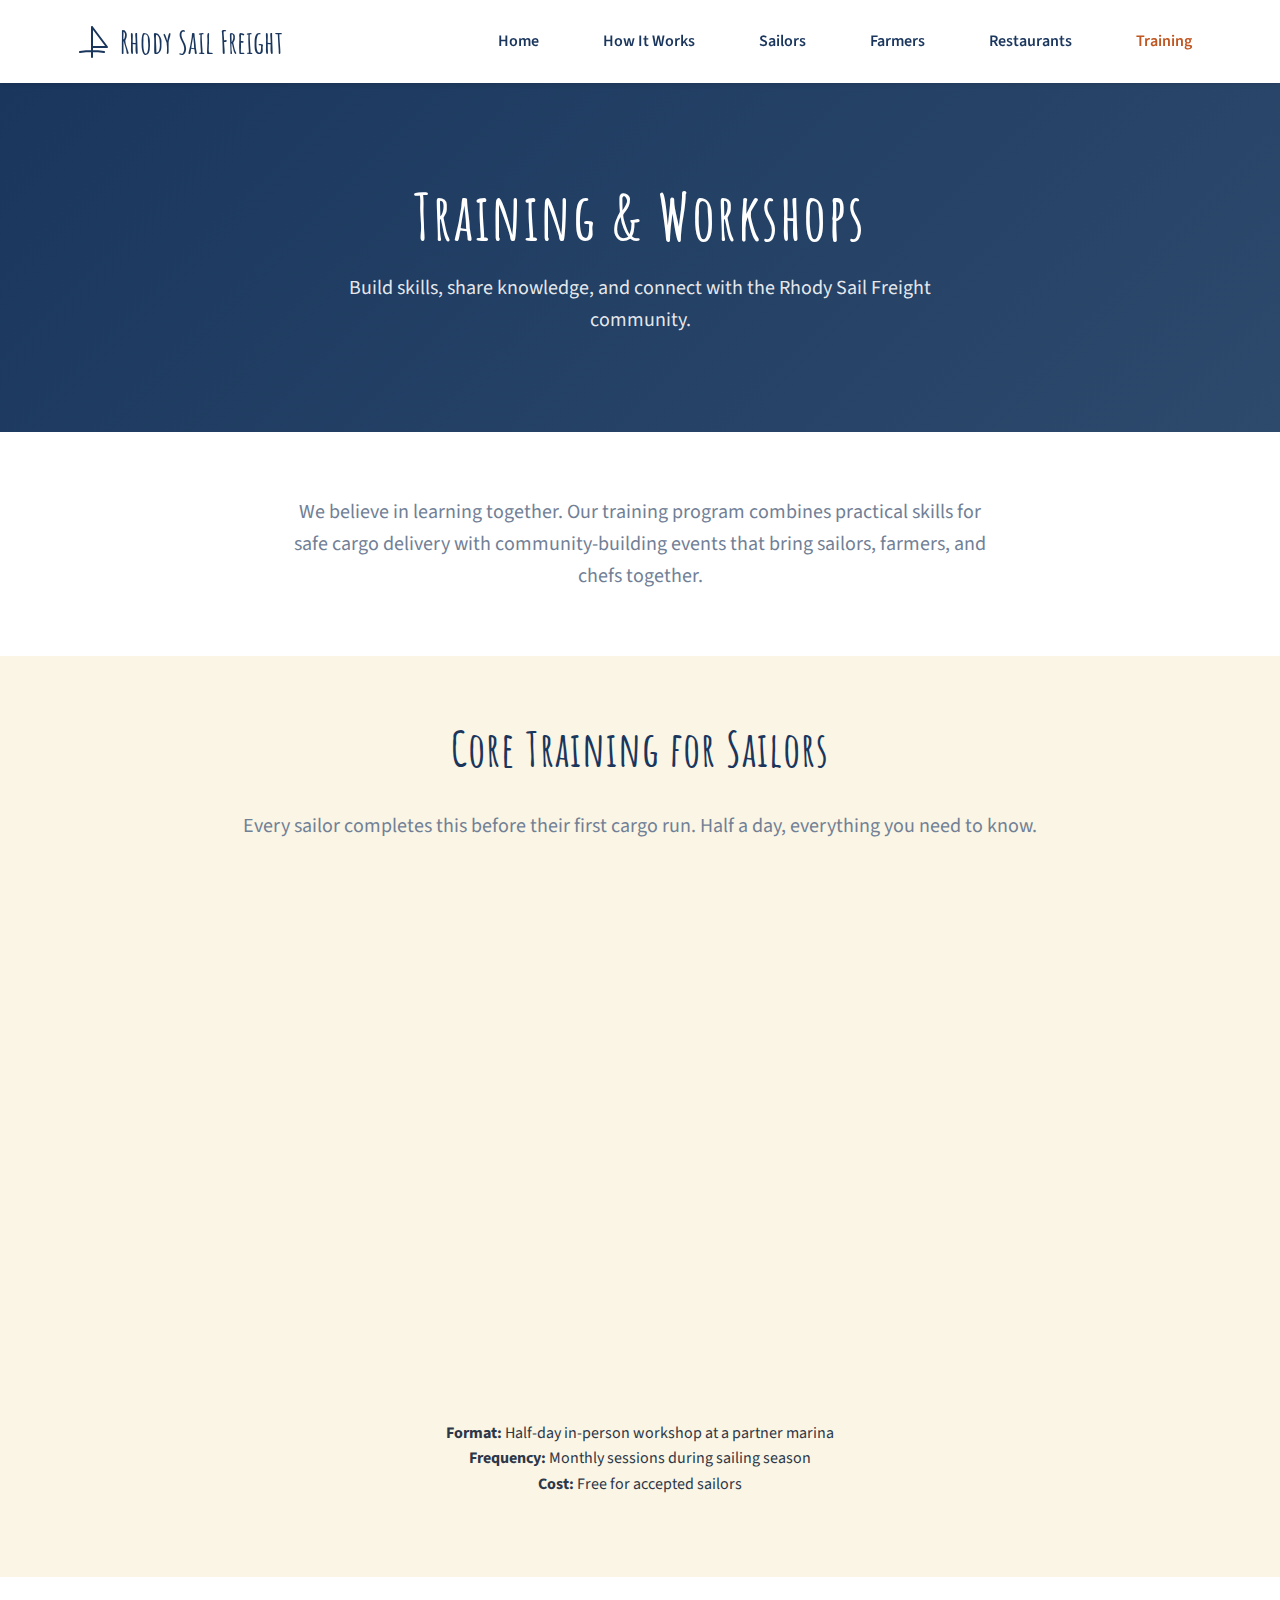
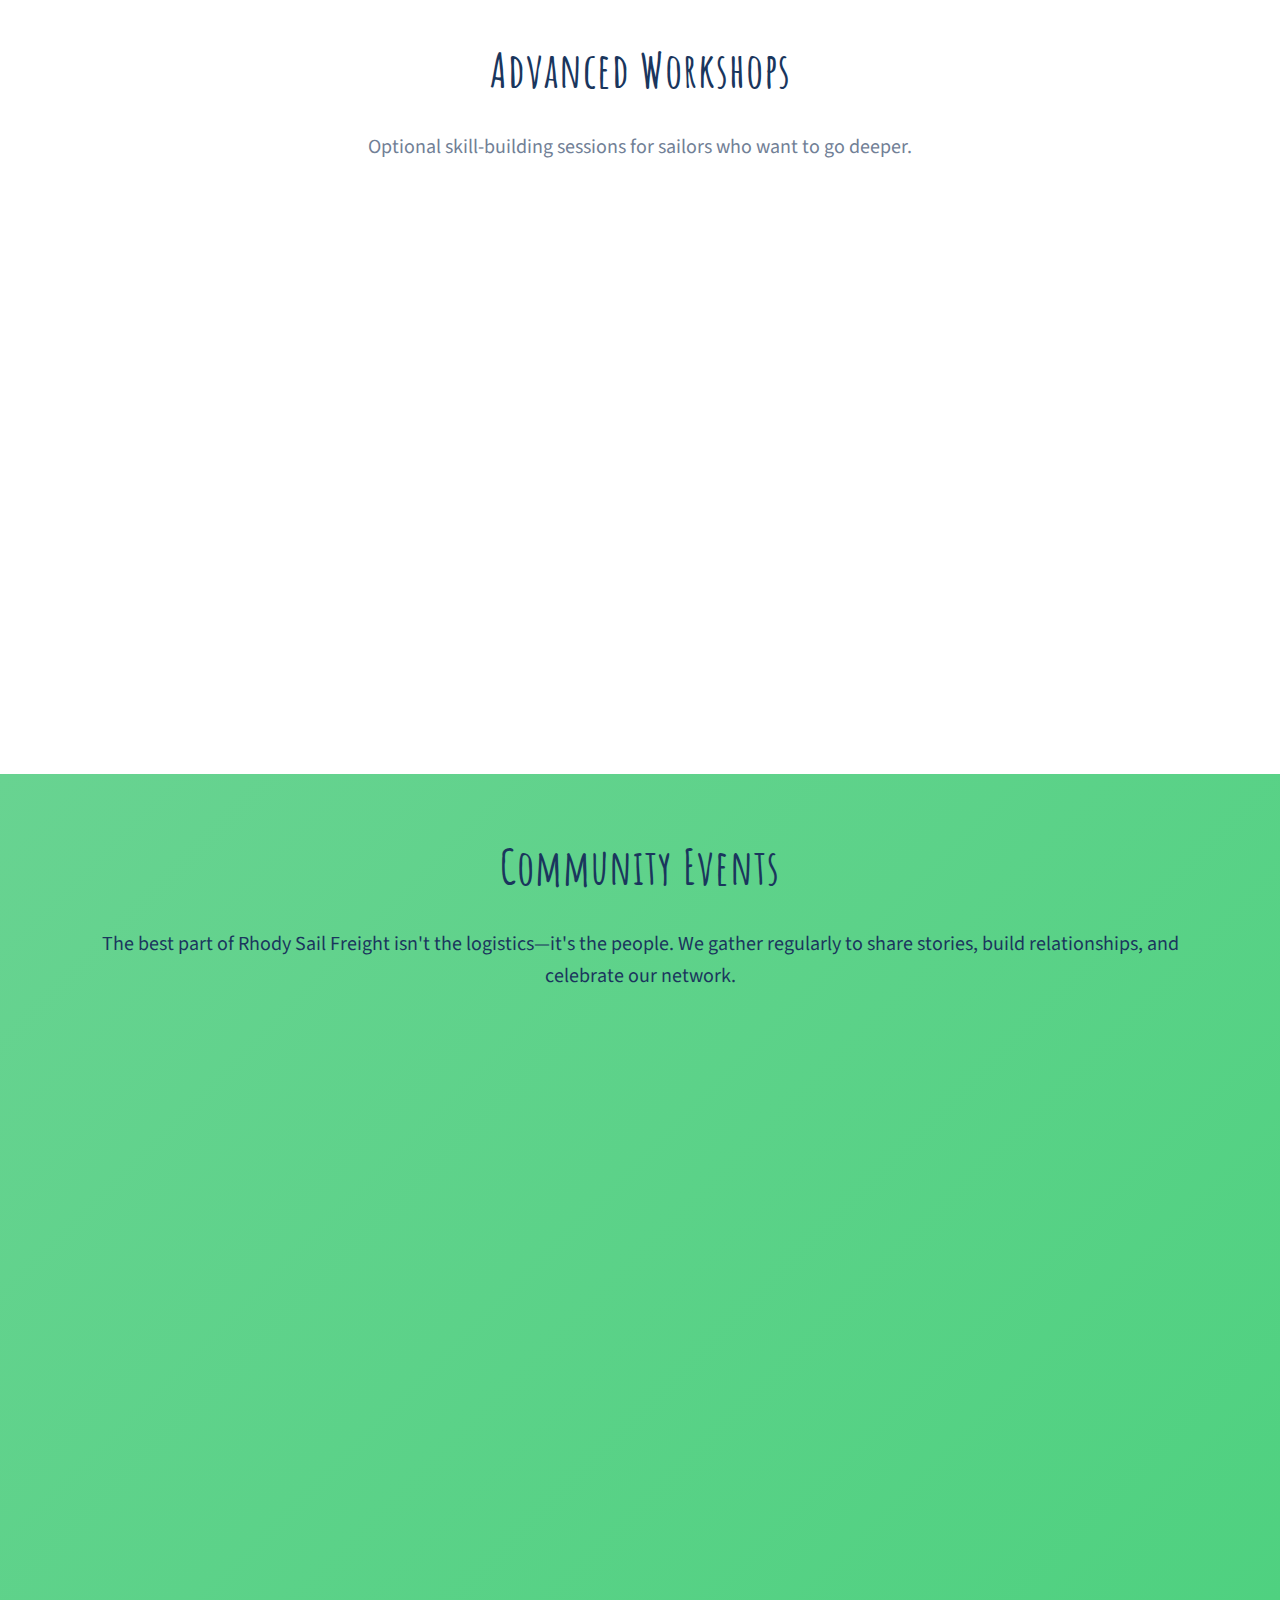
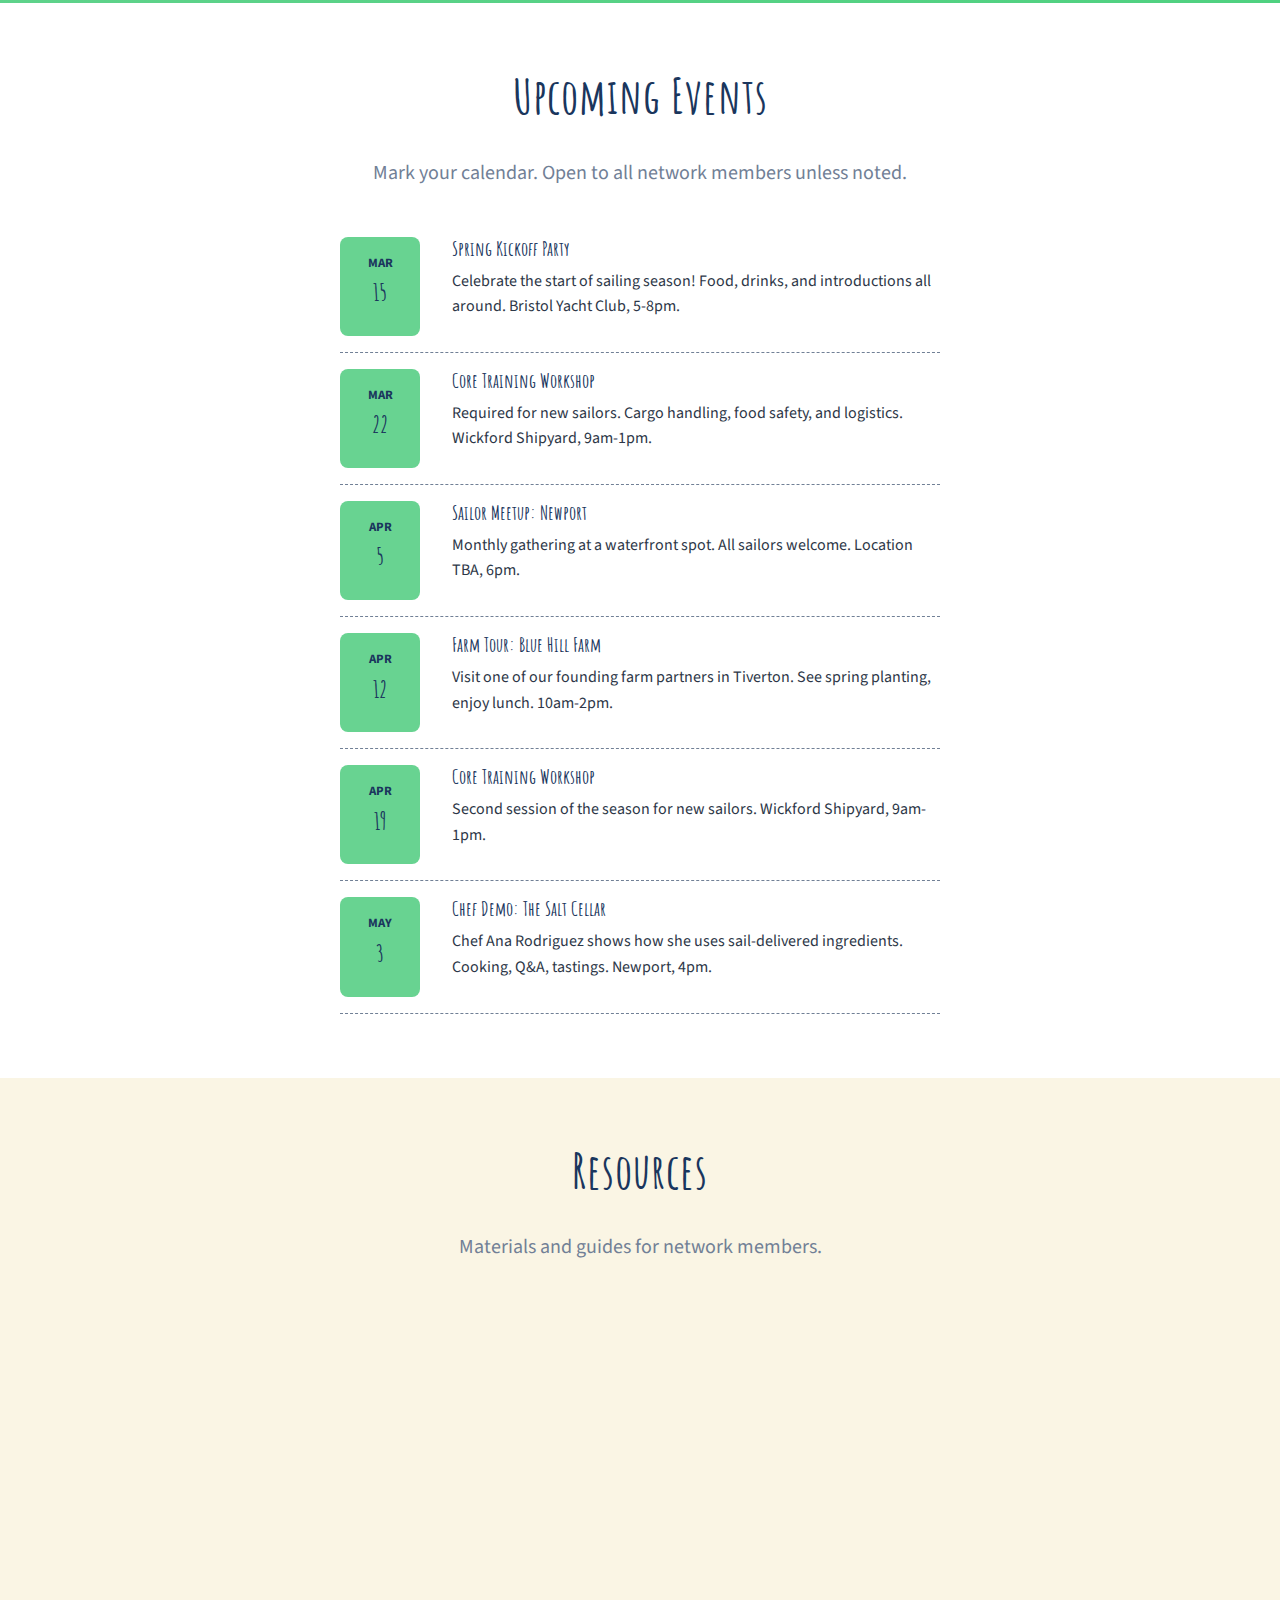
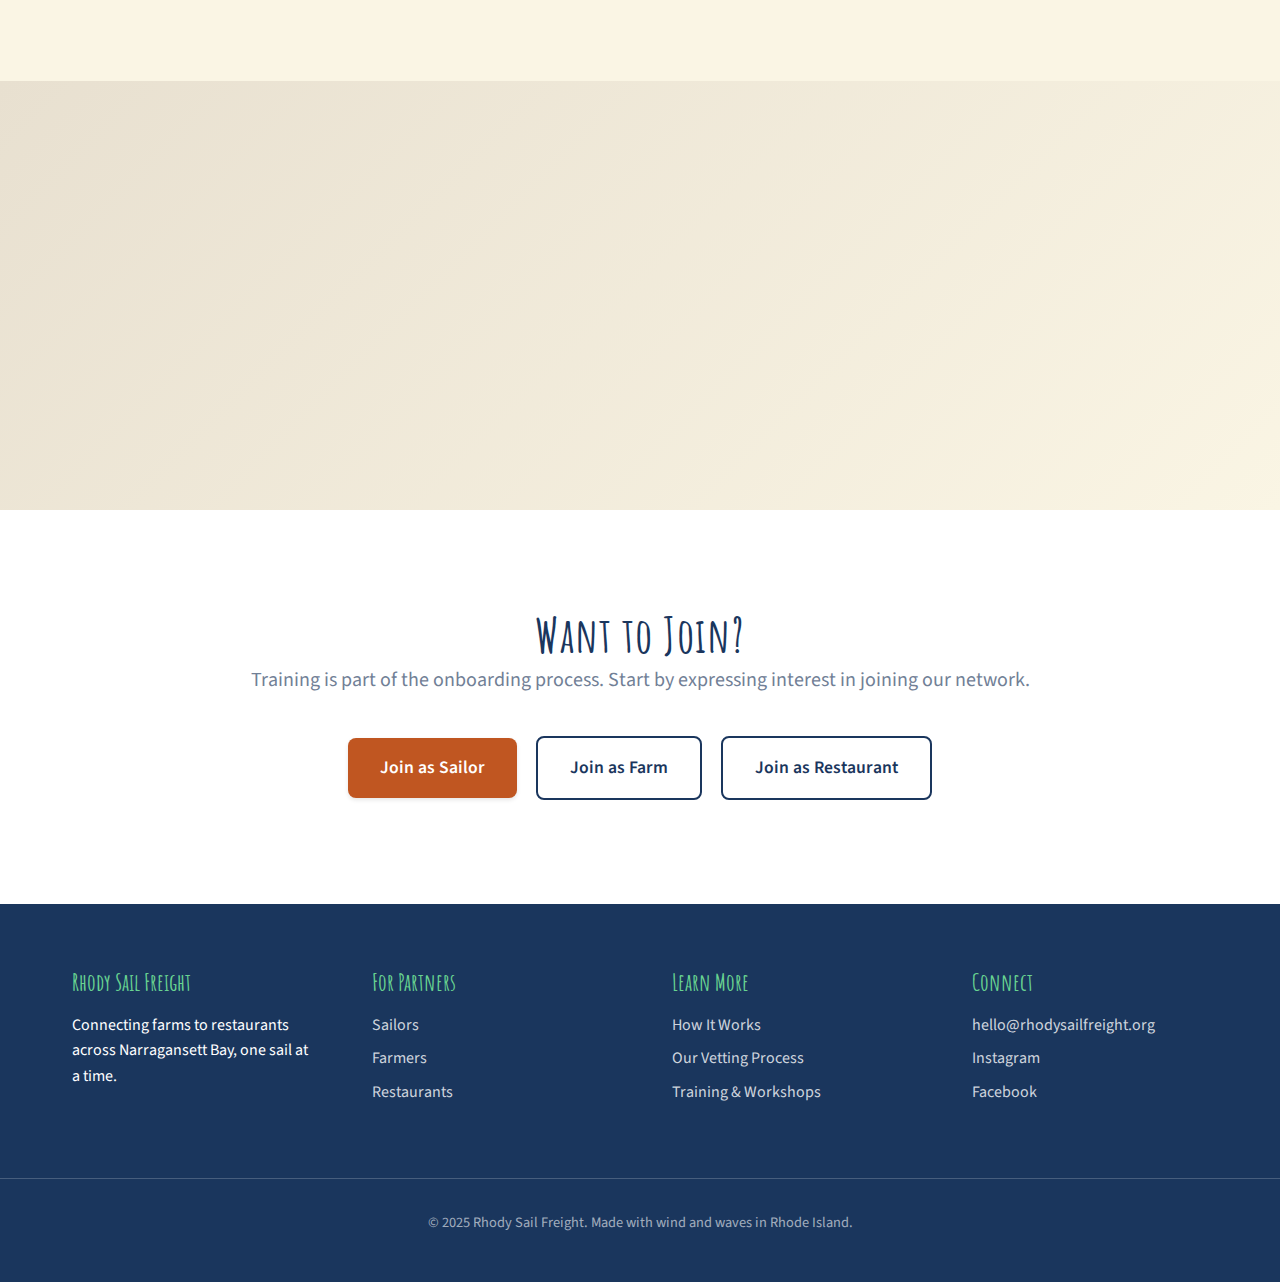
<file: training.html>
<!DOCTYPE html>
<html lang="en">
<head>
  <meta charset="UTF-8">
  <meta name="viewport" content="width=device-width, initial-scale=1.0">
  <title>Training & Workshops - Rhody Sail Freight</title>
  <meta name="description" content="Build skills and community with Rhody Sail Freight. Workshops cover cargo handling, food safety, navigation, and more. Plus monthly meetups and events.">

  <!-- Open Graph / Facebook -->
  <meta property="og:type" content="website">
  <meta property="og:url" content="https://rhodysailfreight.org/training.html">
  <meta property="og:title" content="Training & Workshops - Rhody Sail Freight">
  <meta property="og:description" content="Build skills and community with Rhody Sail Freight. Workshops cover cargo handling, food safety, navigation, and more. Plus monthly meetups and events.">
  <meta property="og:image" content="https://rhodysailfreight.org/images/og-image.png">
  <meta property="og:image:width" content="1200">
  <meta property="og:image:height" content="630">
  <meta property="og:site_name" content="Rhody Sail Freight">

  <!-- Twitter -->
  <meta name="twitter:card" content="summary_large_image">
  <meta name="twitter:url" content="https://rhodysailfreight.org/training.html">
  <meta name="twitter:title" content="Training & Workshops - Rhody Sail Freight">
  <meta name="twitter:description" content="Build skills and community with Rhody Sail Freight. Workshops cover cargo handling, food safety, navigation, and more. Plus monthly meetups and events.">
  <meta name="twitter:image" content="https://rhodysailfreight.org/images/og-image.png">

  <link rel="preconnect" href="https://fonts.googleapis.com">
  <link rel="preconnect" href="https://fonts.gstatic.com" crossorigin>
  <link href="https://fonts.googleapis.com/css2?family=Amatic+SC:wght@400;700&family=Source+Sans+Pro:wght@400;600;700&display=swap" rel="stylesheet">
  <link rel="stylesheet" href="css/styles.css">
</head>
<body>
  <!-- Header -->
  <header class="site-header">
    <nav class="nav-container">
      <a href="index.html" class="logo">
        <svg viewBox="0 0 40 40" fill="none" xmlns="http://www.w3.org/2000/svg">
          <path d="M20 5 L20 35 M20 5 L35 25 L20 25 M8 30 Q20 28 32 30" stroke="#1a365d" stroke-width="2" stroke-linecap="round" stroke-linejoin="round"/>
        </svg>
        Rhody Sail Freight
      </a>
      <button class="mobile-nav-toggle" aria-label="Toggle navigation">
        <span></span>
        <span></span>
        <span></span>
      </button>
      <ul class="nav-links">
        <li><a href="index.html">Home</a></li>
        <li><a href="how-it-works.html">How It Works</a></li>
        <li><a href="for-sailors.html">Sailors</a></li>
        <li><a href="for-farmers.html">Farmers</a></li>
        <li><a href="for-restaurants.html">Restaurants</a></li>
        <li><a href="training.html" class="active">Training</a></li>
      </ul>
    </nav>
  </header>

  <main>
    <!-- Page Header -->
    <section class="page-header">
      <div class="container">
        <h1>Training & Workshops</h1>
        <p class="lead">Build skills, share knowledge, and connect with the Rhody Sail Freight community.</p>
      </div>
    </section>

    <!-- Intro -->
    <section class="content-section">
      <div class="container">
        <p class="lead text-center" style="max-width: 700px; margin: 0 auto;">
          We believe in learning together. Our training program combines practical skills for safe cargo delivery with community-building events that bring sailors, farmers, and chefs together.
        </p>
      </div>
    </section>

    <!-- Core Training -->
    <section class="content-section">
      <div class="container">
        <h2>Core Training for Sailors</h2>
        <p class="lead text-center">Every sailor completes this before their first cargo run. Half a day, everything you need to know.</p>

        <div class="pathways-grid" style="margin-top: 2rem;">
          <div class="card">
            <h3>Cargo Handling 101</h3>
            <p>How to load, secure, and unload cargo safely. Proper use of tie-downs and crates. Weight distribution and balance. What to do if goods shift during sail.</p>
          </div>
          <div class="card">
            <h3>Food Safety Basics</h3>
            <p>Temperature management for different product types. Clean handling practices. What to look for when receiving goods. Documentation and chain of custody.</p>
          </div>
          <div class="card">
            <h3>Route & Weather</h3>
            <p>Reading conditions for delivery windows. Bay-specific weather patterns. Go/no-go decision making. Communication protocols for delays.</p>
          </div>
          <div class="card">
            <h3>Logistics & Systems</h3>
            <p>Using our coordination platform. Claiming routes, confirming pickups and deliveries. Communication with farms and restaurants. Getting paid.</p>
          </div>
        </div>

        <div class="text-center mt-2">
          <p><strong>Format:</strong> Half-day in-person workshop at a partner marina<br>
          <strong>Frequency:</strong> Monthly sessions during sailing season<br>
          <strong>Cost:</strong> Free for accepted sailors</p>
        </div>
      </div>
    </section>

    <!-- Advanced Skills -->
    <section class="content-section">
      <div class="container">
        <h2>Advanced Workshops</h2>
        <p class="lead text-center">Optional skill-building sessions for sailors who want to go deeper.</p>

        <div class="pathways-grid" style="margin-top: 2rem;">
          <div class="card">
            <h3>Heavy Weather Cargo</h3>
            <p>Techniques for securing cargo in challenging conditions. When to reef vs. when to postpone. Case studies from experienced cargo sailors.</p>
          </div>
          <div class="card">
            <h3>Specialty Products</h3>
            <p>Handling dairy, eggs, and temperature-sensitive goods. Cut flowers and delicate produce. Fermented and live-culture products.</p>
          </div>
          <div class="card">
            <h3>Night Sailing</h3>
            <p>For sailors interested in early-morning delivery runs. Navigation, lighting, safety considerations for pre-dawn departures.</p>
          </div>
          <div class="card">
            <h3>Boat-as-Business</h3>
            <p>Tax considerations for cargo compensation. Maintenance planning for working vessels. Insurance questions answered.</p>
          </div>
        </div>
      </div>
    </section>

    <!-- Community Events -->
    <section class="content-section" style="background: var(--color-accent); background: linear-gradient(135deg, #68d391 0%, #4fd180 100%);">
      <div class="container">
        <h2 style="color: var(--color-primary);">Community Events</h2>
        <p class="lead text-center" style="color: var(--color-primary);">The best part of Rhody Sail Freight isn't the logistics&mdash;it's the people. We gather regularly to share stories, build relationships, and celebrate our network.</p>

        <div class="pathways-grid" style="margin-top: 2rem;">
          <div class="card">
            <h3>Monthly Sailor Meetups</h3>
            <p>Casual evening gatherings at waterfront spots around the Bay. Share route tips, swap stories, meet fellow sailors. Often includes food from partner farms.</p>
          </div>
          <div class="card">
            <h3>Farm Tours</h3>
            <p>Visit the farms whose goods you transport. Meet the growers, see the fields, understand what makes their products special. Usually includes a meal.</p>
          </div>
          <div class="card">
            <h3>Chef Demos</h3>
            <p>Partner restaurant chefs show how they use sail-delivered ingredients. Cooking tips, Q&A, and tastings. A chance to see your cargo become cuisine.</p>
          </div>
          <div class="card">
            <h3>Seasonal Kickoffs</h3>
            <p>Spring launch party and fall wrap-up celebration. The whole network together&mdash;sailors, farmers, chefs, and supporters. Good food, good company, good vibes.</p>
          </div>
        </div>
      </div>
    </section>

    <!-- Upcoming Events -->
    <section class="content-section">
      <div class="container">
        <h2>Upcoming Events</h2>
        <p class="lead text-center">Mark your calendar. Open to all network members unless noted.</p>

        <div class="events-list" style="margin-top: 2rem;">
          <div class="event-item">
            <div class="event-date">
              <div class="month">MAR</div>
              <div class="day">15</div>
            </div>
            <div class="event-details">
              <h4>Spring Kickoff Party</h4>
              <p>Celebrate the start of sailing season! Food, drinks, and introductions all around. Bristol Yacht Club, 5-8pm.</p>
            </div>
          </div>

          <div class="event-item">
            <div class="event-date">
              <div class="month">MAR</div>
              <div class="day">22</div>
            </div>
            <div class="event-details">
              <h4>Core Training Workshop</h4>
              <p>Required for new sailors. Cargo handling, food safety, and logistics. Wickford Shipyard, 9am-1pm.</p>
            </div>
          </div>

          <div class="event-item">
            <div class="event-date">
              <div class="month">APR</div>
              <div class="day">5</div>
            </div>
            <div class="event-details">
              <h4>Sailor Meetup: Newport</h4>
              <p>Monthly gathering at a waterfront spot. All sailors welcome. Location TBA, 6pm.</p>
            </div>
          </div>

          <div class="event-item">
            <div class="event-date">
              <div class="month">APR</div>
              <div class="day">12</div>
            </div>
            <div class="event-details">
              <h4>Farm Tour: Blue Hill Farm</h4>
              <p>Visit one of our founding farm partners in Tiverton. See spring planting, enjoy lunch. 10am-2pm.</p>
            </div>
          </div>

          <div class="event-item">
            <div class="event-date">
              <div class="month">APR</div>
              <div class="day">19</div>
            </div>
            <div class="event-details">
              <h4>Core Training Workshop</h4>
              <p>Second session of the season for new sailors. Wickford Shipyard, 9am-1pm.</p>
            </div>
          </div>

          <div class="event-item">
            <div class="event-date">
              <div class="month">MAY</div>
              <div class="day">3</div>
            </div>
            <div class="event-details">
              <h4>Chef Demo: The Salt Cellar</h4>
              <p>Chef Ana Rodriguez shows how she uses sail-delivered ingredients. Cooking, Q&A, tastings. Newport, 4pm.</p>
            </div>
          </div>
        </div>
      </div>
    </section>

    <!-- Resources -->
    <section class="content-section">
      <div class="container">
        <h2>Resources</h2>
        <p class="lead text-center">Materials and guides for network members.</p>

        <div class="pathways-grid" style="margin-top: 2rem;">
          <div class="card text-center">
            <h3>Sail Cargo 101 Guide</h3>
            <p>Our comprehensive PDF covering everything from cargo handling to food safety. Required reading before your first run.</p>
            <a href="#" class="btn btn-secondary" style="margin-top: 1rem;">Download PDF</a>
          </div>
          <div class="card text-center">
            <h3>Route Maps</h3>
            <p>Detailed charts of common routes with pickup/delivery points, typical timing, and local knowledge notes.</p>
            <a href="#" class="btn btn-secondary" style="margin-top: 1rem;">View Maps</a>
          </div>
          <div class="card text-center">
            <h3>Packaging Guidelines</h3>
            <p>For farmers: how to prepare goods for sail transport. Crate specs, labeling, temperature management.</p>
            <a href="#" class="btn btn-secondary" style="margin-top: 1rem;">Download PDF</a>
          </div>
        </div>
      </div>
    </section>

    <!-- Testimonial -->
    <section class="testimonials-section">
      <div class="container">
        <div class="testimonials-grid" style="max-width: 700px; margin: 0 auto;">
          <div class="testimonial">
            <div class="testimonial-content">
              The training was practical and hands-on&mdash;exactly what I needed. But honestly, the best part was meeting other sailors who share my passion for sustainable transport. The monthly meetups have become a highlight of my calendar.
            </div>
            <div class="testimonial-author">Tom Brennan</div>
            <div class="testimonial-role">S/V Steadfast, Bristol</div>
          </div>
        </div>
      </div>
    </section>

    <!-- CTA -->
    <section class="signup-section">
      <div class="container text-center">
        <h2>Want to Join?</h2>
        <p class="lead">Training is part of the onboarding process. Start by expressing interest in joining our network.</p>
        <div style="margin-top: 2rem;">
          <a href="for-sailors.html" class="btn btn-primary" style="margin: 0.5rem;">Join as Sailor</a>
          <a href="for-farmers.html" class="btn btn-secondary" style="margin: 0.5rem;">Join as Farm</a>
          <a href="for-restaurants.html" class="btn btn-secondary" style="margin: 0.5rem;">Join as Restaurant</a>
        </div>
      </div>
    </section>
  </main>

  <!-- Footer -->
  <footer class="site-footer">
    <div class="footer-content">
      <div class="footer-section">
        <h4>Rhody Sail Freight</h4>
        <p>Connecting farms to restaurants across Narragansett Bay, one sail at a time.</p>
      </div>

      <div class="footer-section">
        <h4>For Partners</h4>
        <ul>
          <li><a href="for-sailors.html">Sailors</a></li>
          <li><a href="for-farmers.html">Farmers</a></li>
          <li><a href="for-restaurants.html">Restaurants</a></li>
        </ul>
      </div>

      <div class="footer-section">
        <h4>Learn More</h4>
        <ul>
          <li><a href="how-it-works.html">How It Works</a></li>
          <li><a href="vetting.html">Our Vetting Process</a></li>
          <li><a href="training.html">Training & Workshops</a></li>
        </ul>
      </div>

      <div class="footer-section">
        <h4>Connect</h4>
        <ul>
          <li><a href="mailto:hello@rhodysailfreight.org">hello@rhodysailfreight.org</a></li>
          <li><a href="#">Instagram</a></li>
          <li><a href="#">Facebook</a></li>
        </ul>
      </div>
    </div>

    <div class="footer-bottom">
      <p>&copy; 2025 Rhody Sail Freight. Made with wind and waves in Rhode Island.</p>
    </div>
  </footer>

  <script src="js/script.js"></script>
</body>
</html>
</file>
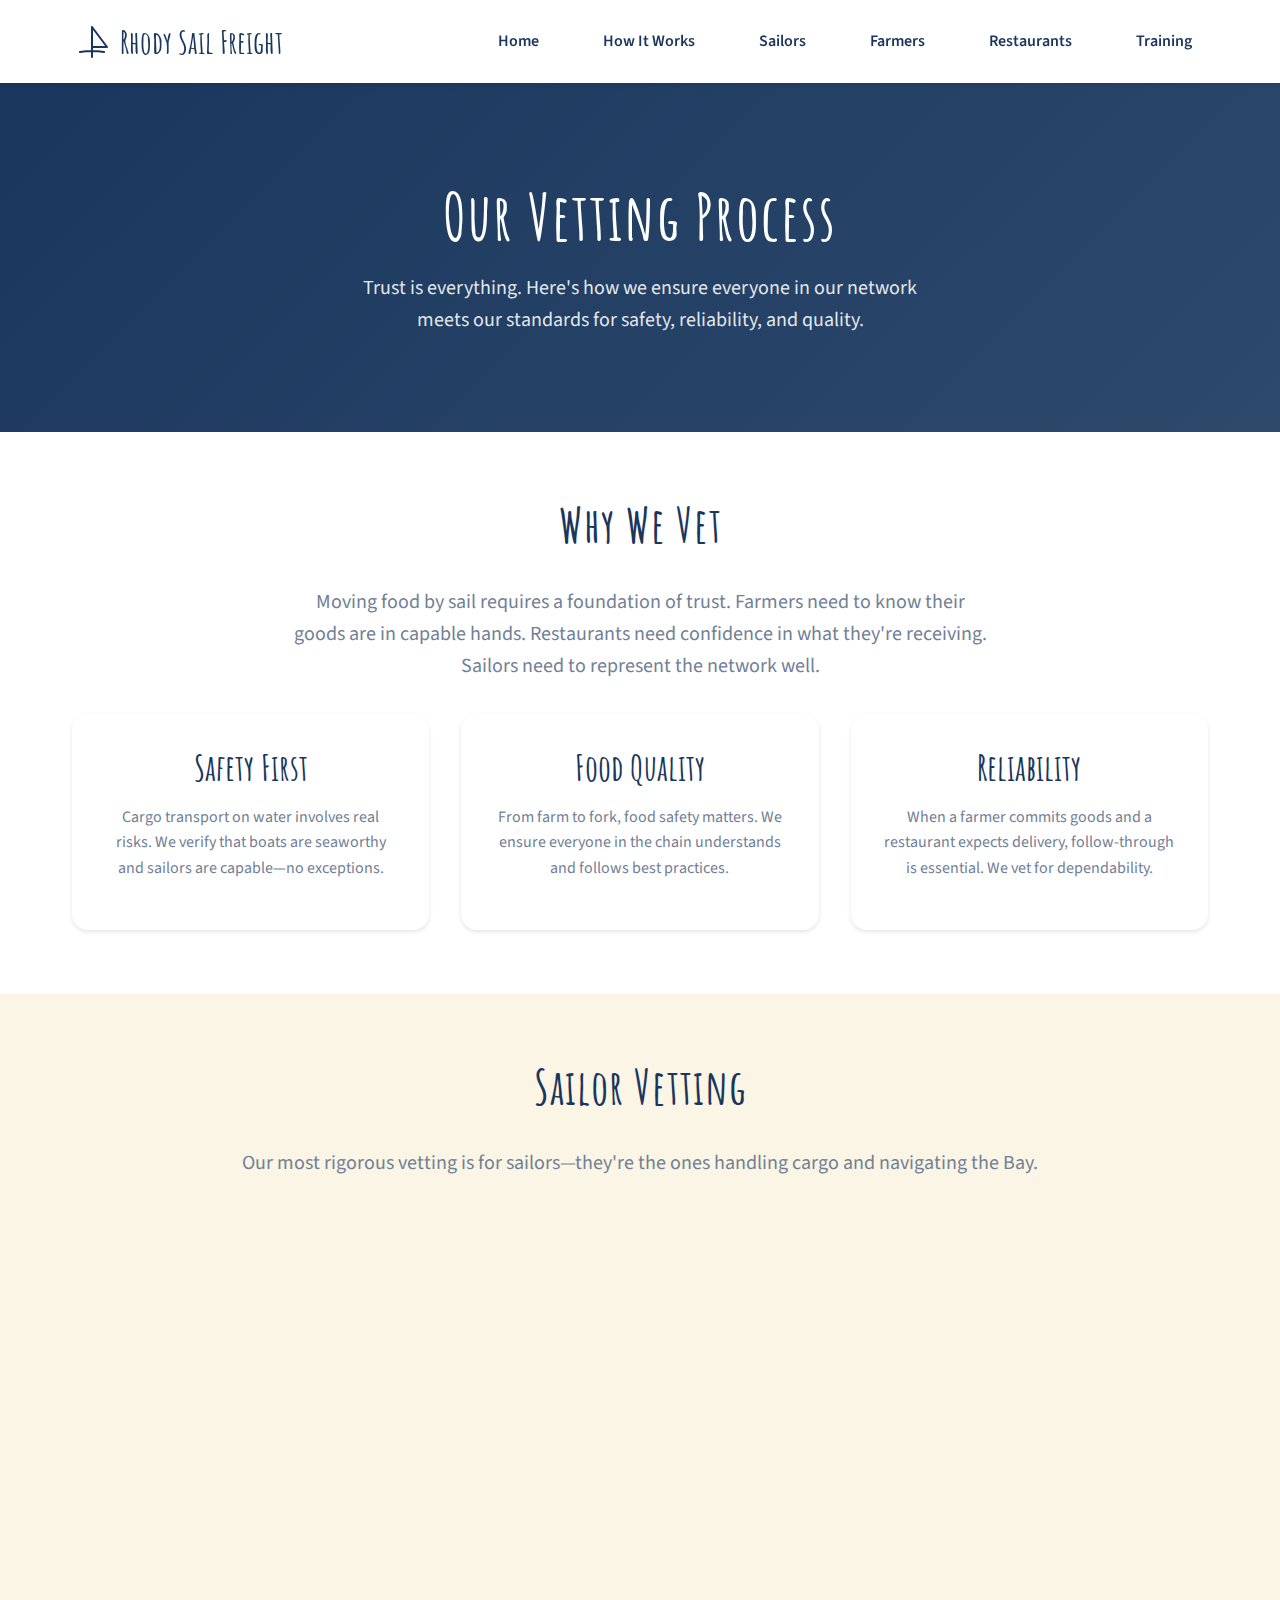
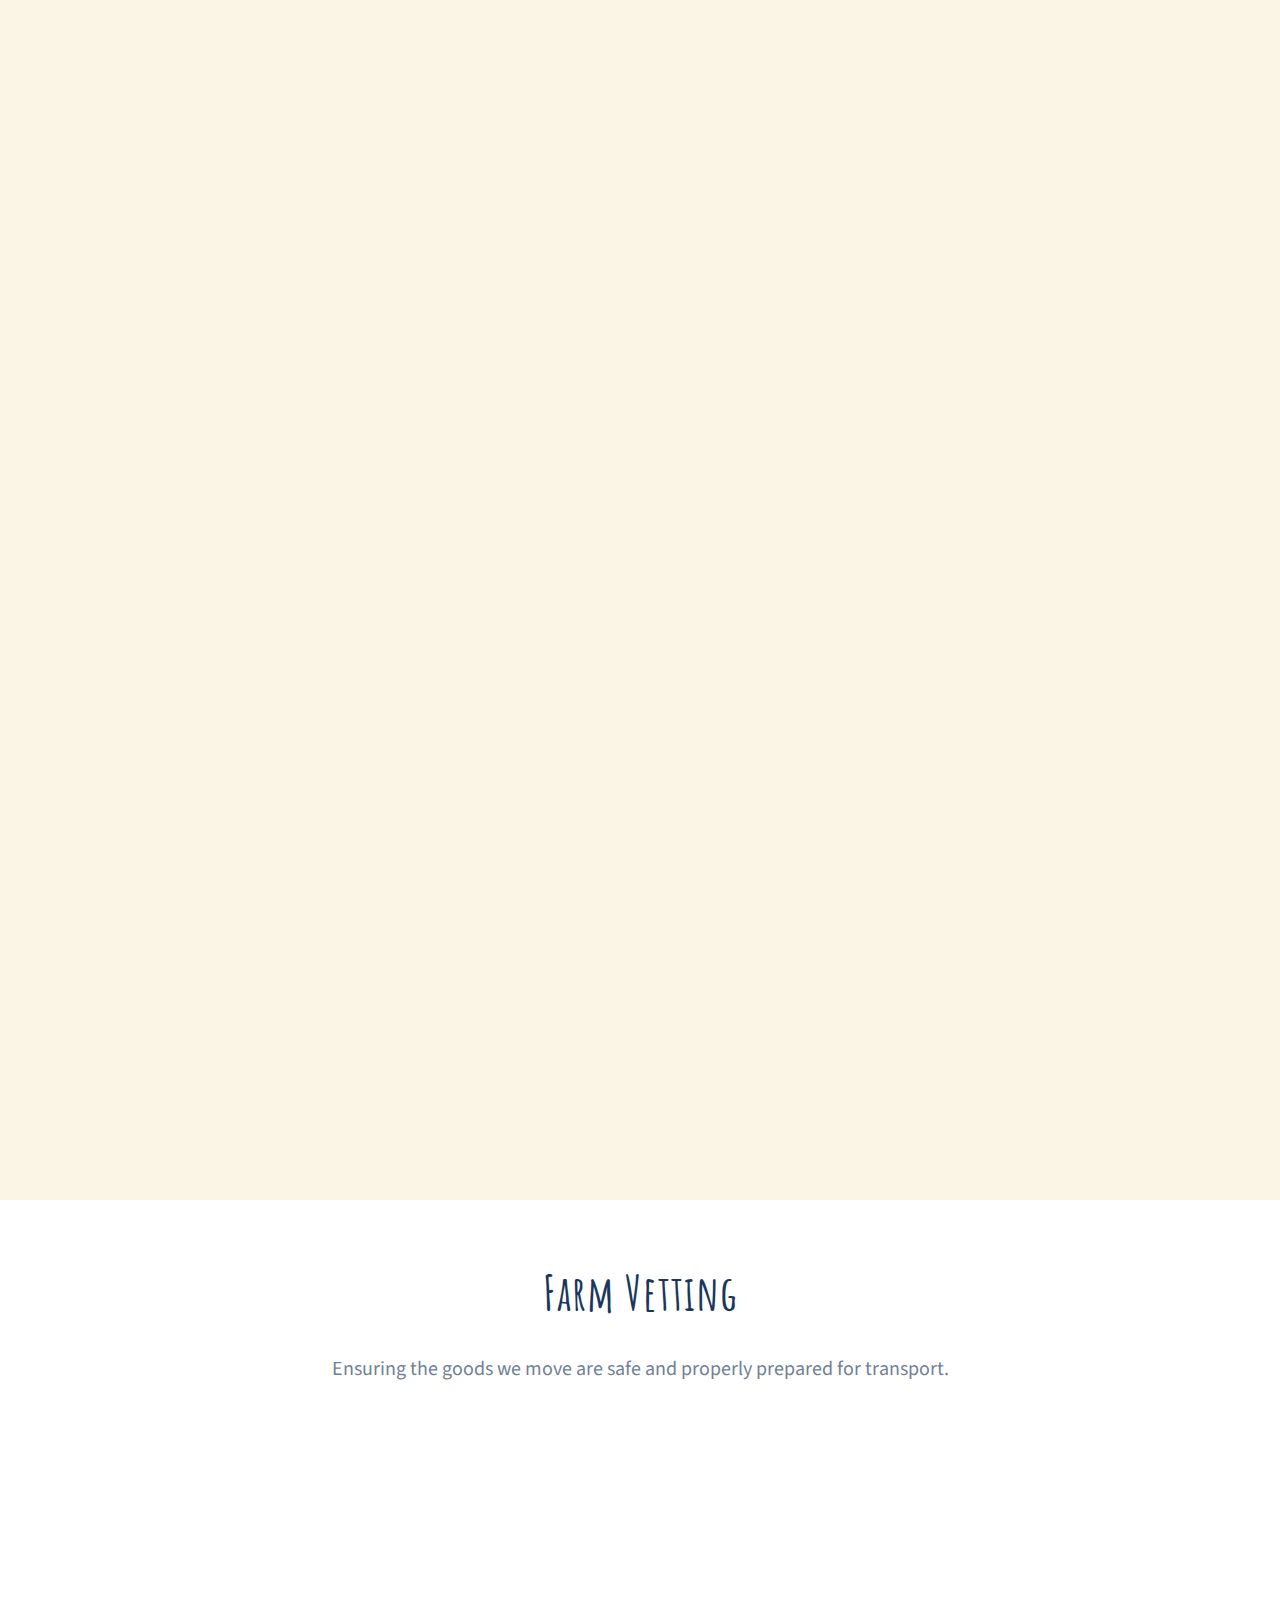
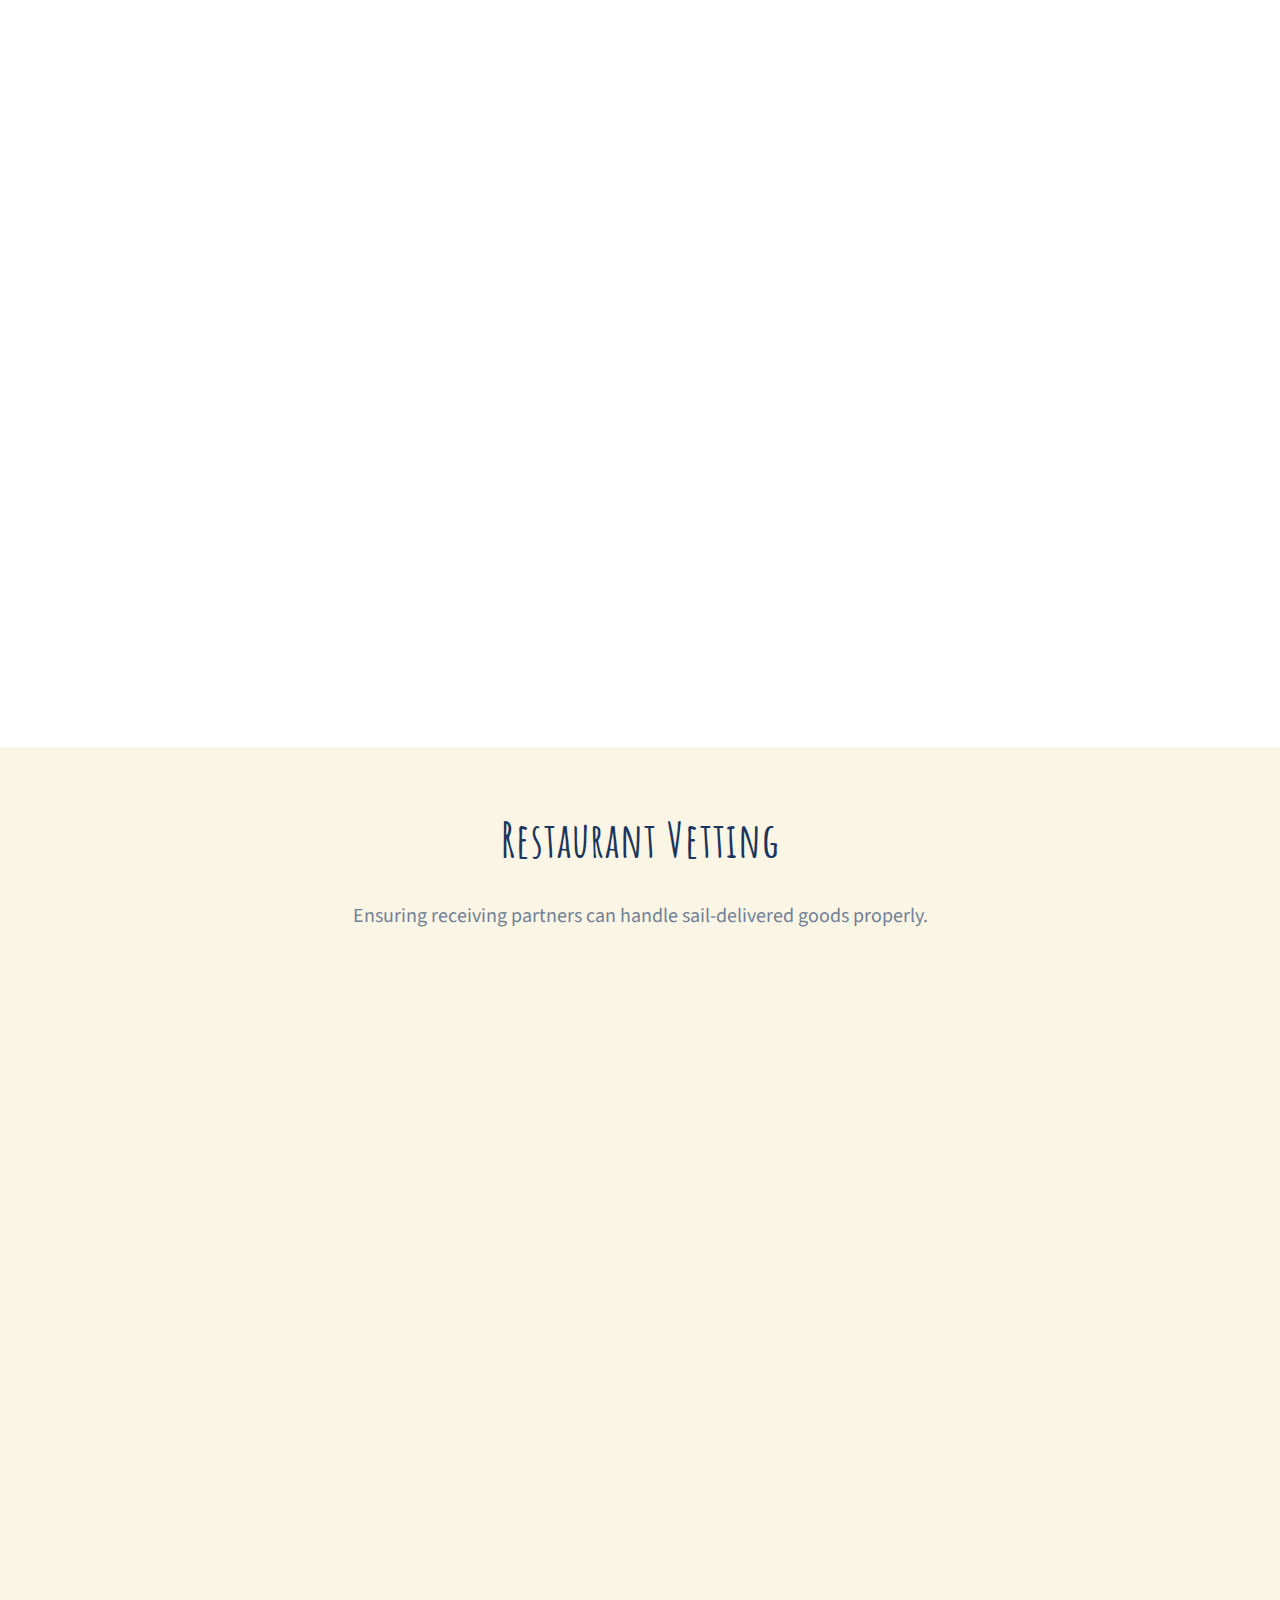
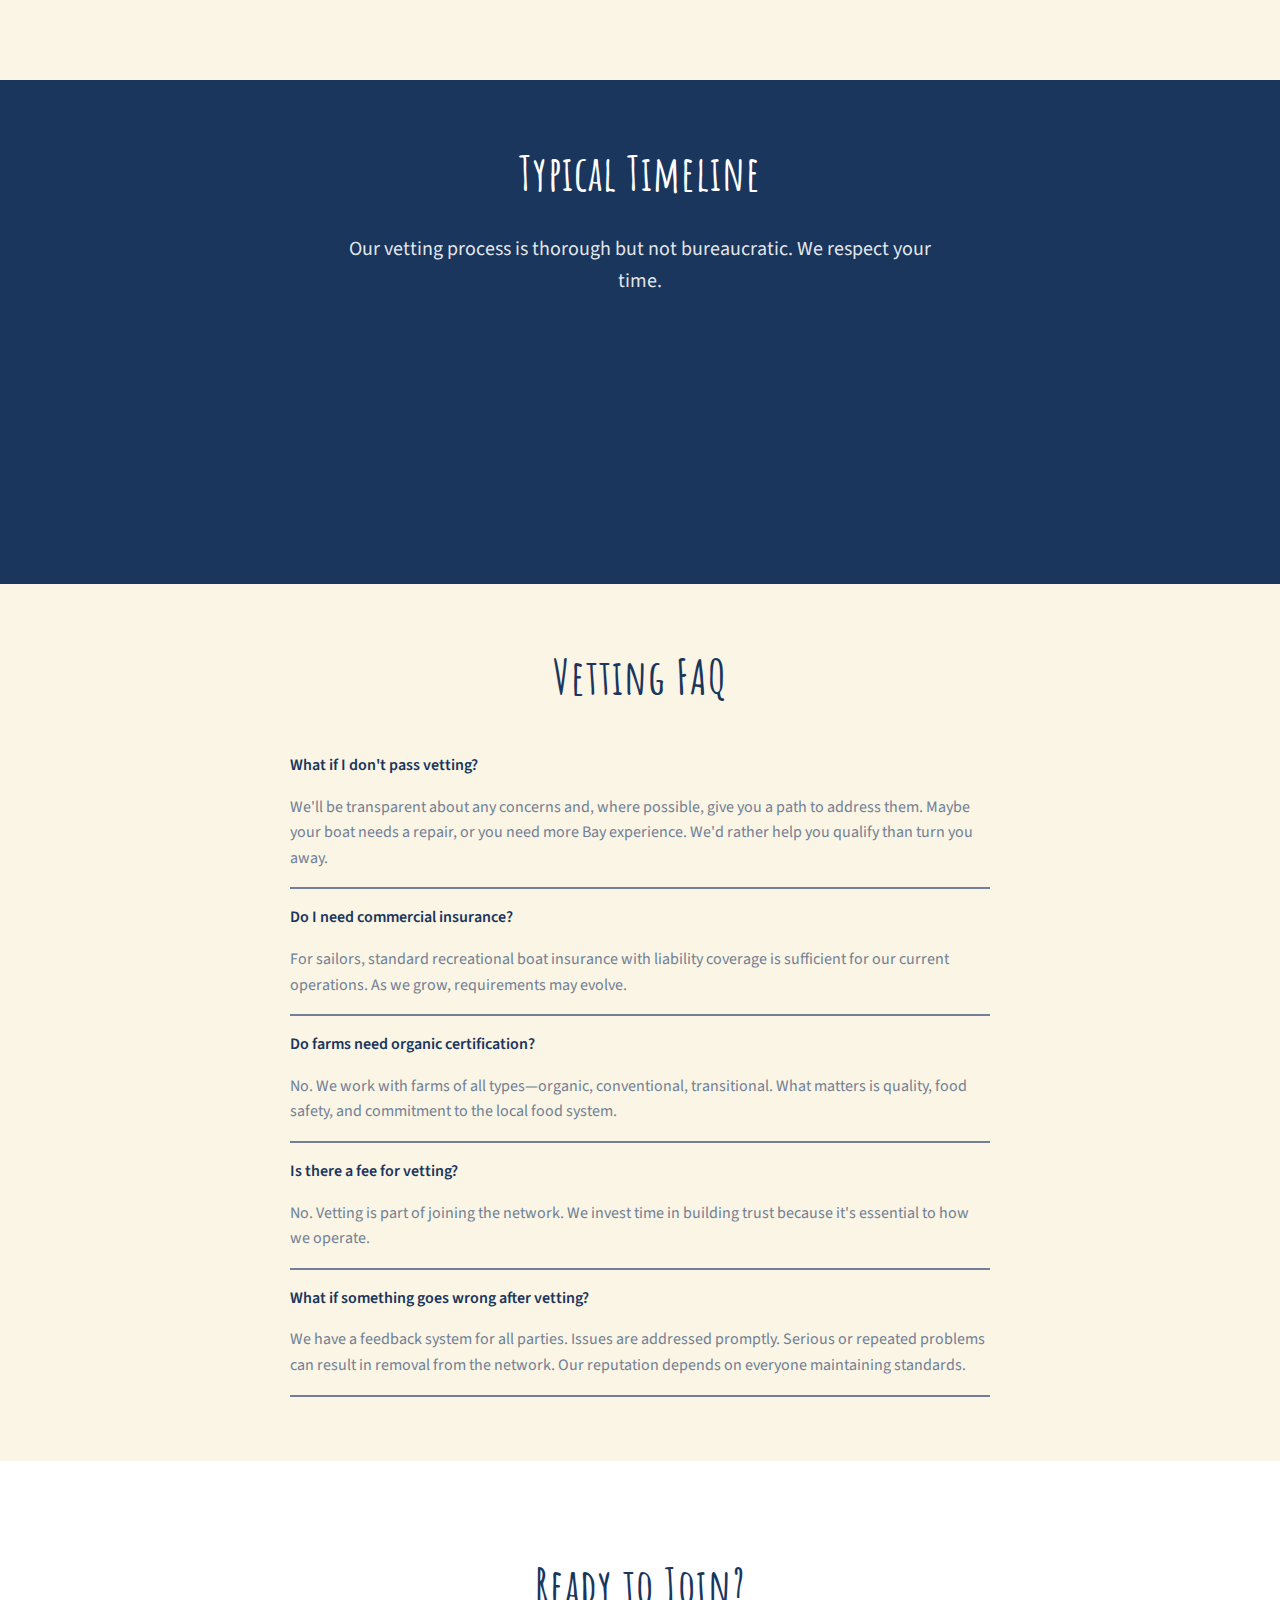
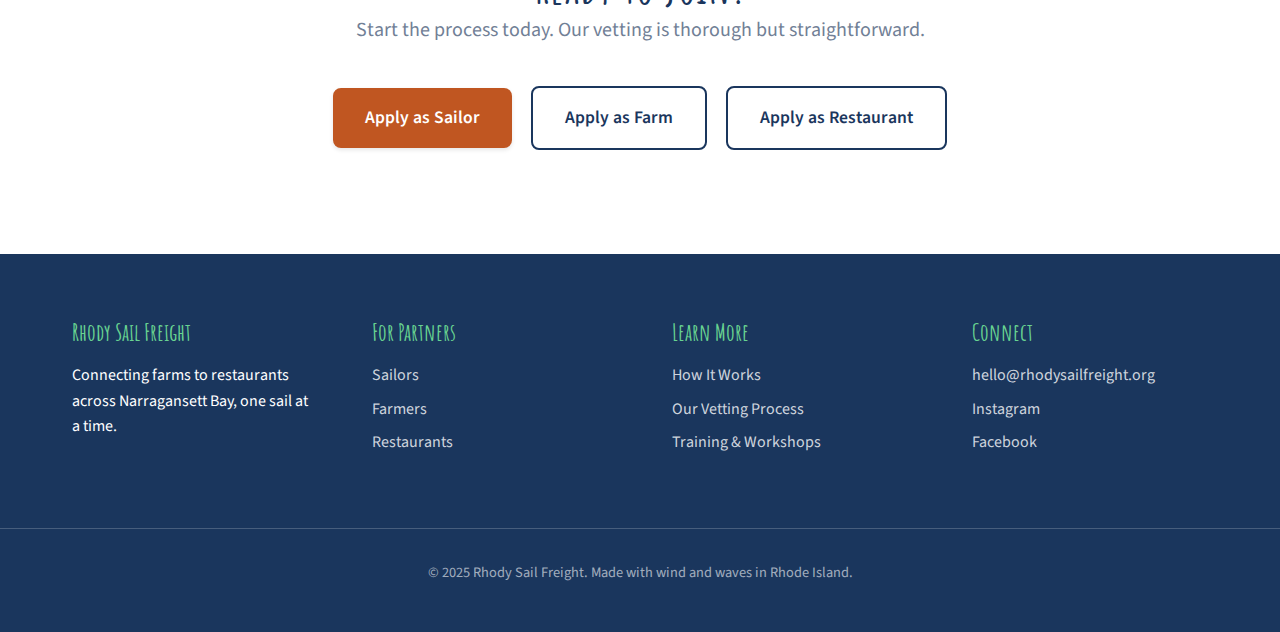
<file: vetting.html>
<!DOCTYPE html>
<html lang="en">
<head>
  <meta charset="UTF-8">
  <meta name="viewport" content="width=device-width, initial-scale=1.0">
  <title>Our Vetting Process - Rhody Sail Freight</title>
  <meta name="description" content="Safety and trust are at the core of Rhody Sail Freight. Learn how we vet sailors, farms, and restaurants to ensure reliable, safe cargo delivery.">

  <!-- Open Graph / Facebook -->
  <meta property="og:type" content="website">
  <meta property="og:url" content="https://rhodysailfreight.org/vetting.html">
  <meta property="og:title" content="Our Vetting Process - Rhody Sail Freight">
  <meta property="og:description" content="Safety and trust are at the core of Rhody Sail Freight. Learn how we vet sailors, farms, and restaurants to ensure reliable, safe cargo delivery.">
  <meta property="og:image" content="https://rhodysailfreight.org/images/og-image.png">
  <meta property="og:image:width" content="1200">
  <meta property="og:image:height" content="630">
  <meta property="og:site_name" content="Rhody Sail Freight">

  <!-- Twitter -->
  <meta name="twitter:card" content="summary_large_image">
  <meta name="twitter:url" content="https://rhodysailfreight.org/vetting.html">
  <meta name="twitter:title" content="Our Vetting Process - Rhody Sail Freight">
  <meta name="twitter:description" content="Safety and trust are at the core of Rhody Sail Freight. Learn how we vet sailors, farms, and restaurants to ensure reliable, safe cargo delivery.">
  <meta name="twitter:image" content="https://rhodysailfreight.org/images/og-image.png">

  <link rel="preconnect" href="https://fonts.googleapis.com">
  <link rel="preconnect" href="https://fonts.gstatic.com" crossorigin>
  <link href="https://fonts.googleapis.com/css2?family=Amatic+SC:wght@400;700&family=Source+Sans+Pro:wght@400;600;700&display=swap" rel="stylesheet">
  <link rel="stylesheet" href="css/styles.css">
</head>
<body>
  <!-- Header -->
  <header class="site-header">
    <nav class="nav-container">
      <a href="index.html" class="logo">
        <svg viewBox="0 0 40 40" fill="none" xmlns="http://www.w3.org/2000/svg">
          <path d="M20 5 L20 35 M20 5 L35 25 L20 25 M8 30 Q20 28 32 30" stroke="#1a365d" stroke-width="2" stroke-linecap="round" stroke-linejoin="round"/>
        </svg>
        Rhody Sail Freight
      </a>
      <button class="mobile-nav-toggle" aria-label="Toggle navigation">
        <span></span>
        <span></span>
        <span></span>
      </button>
      <ul class="nav-links">
        <li><a href="index.html">Home</a></li>
        <li><a href="how-it-works.html">How It Works</a></li>
        <li><a href="for-sailors.html">Sailors</a></li>
        <li><a href="for-farmers.html">Farmers</a></li>
        <li><a href="for-restaurants.html">Restaurants</a></li>
        <li><a href="training.html">Training</a></li>
      </ul>
    </nav>
  </header>

  <main>
    <!-- Page Header -->
    <section class="page-header">
      <div class="container">
        <h1>Our Vetting Process</h1>
        <p class="lead">Trust is everything. Here's how we ensure everyone in our network meets our standards for safety, reliability, and quality.</p>
      </div>
    </section>

    <!-- Why We Vet -->
    <section class="content-section">
      <div class="container">
        <h2>Why We Vet</h2>
        <p class="lead text-center" style="max-width: 700px; margin: 0 auto 2rem;">Moving food by sail requires a foundation of trust. Farmers need to know their goods are in capable hands. Restaurants need confidence in what they're receiving. Sailors need to represent the network well.</p>

        <div class="pathways-grid">
          <div class="card text-center">
            <h3>Safety First</h3>
            <p>Cargo transport on water involves real risks. We verify that boats are seaworthy and sailors are capable&mdash;no exceptions.</p>
          </div>
          <div class="card text-center">
            <h3>Food Quality</h3>
            <p>From farm to fork, food safety matters. We ensure everyone in the chain understands and follows best practices.</p>
          </div>
          <div class="card text-center">
            <h3>Reliability</h3>
            <p>When a farmer commits goods and a restaurant expects delivery, follow-through is essential. We vet for dependability.</p>
          </div>
        </div>
      </div>
    </section>

    <!-- Sailor Vetting -->
    <section class="content-section">
      <div class="container">
        <h2>Sailor Vetting</h2>
        <p class="lead text-center">Our most rigorous vetting is for sailors&mdash;they're the ones handling cargo and navigating the Bay.</p>

        <div style="max-width: 700px; margin: 2rem auto;">
          <div class="card" style="margin-bottom: 1.5rem;">
            <h3>1. Application Review</h3>
            <p>We review your sailing experience, boat specifications, and availability. We're looking for:</p>
            <ul style="margin-top: 1rem; padding-left: 1.5rem;">
              <li>Minimum 3 years coastal sailing experience</li>
              <li>Familiarity with Narragansett Bay specifically</li>
              <li>Vessel at least 25' LOA in good condition</li>
              <li>Flexible schedule for cargo runs</li>
            </ul>
          </div>

          <div class="card" style="margin-bottom: 1.5rem;">
            <h3>2. Onboarding Call</h3>
            <p>A 30-minute video call with our team to discuss your experience, answer questions, and get a sense of fit. We want sailors who share our values around sustainability, community, and reliability.</p>
          </div>

          <div class="card" style="margin-bottom: 1.5rem;">
            <h3>3. Boat Inspection</h3>
            <p>An in-person or detailed video inspection of your vessel. We check:</p>
            <ul style="margin-top: 1rem; padding-left: 1.5rem;">
              <li>Overall seaworthiness and maintenance</li>
              <li>Safety equipment (PFDs, fire extinguisher, VHF radio, flares)</li>
              <li>Adequate cargo space and tie-down points</li>
              <li>Clean, dry storage area for food goods</li>
            </ul>
          </div>

          <div class="card" style="margin-bottom: 1.5rem;">
            <h3>4. Documentation Verification</h3>
            <p>We verify essential paperwork:</p>
            <ul style="margin-top: 1rem; padding-left: 1.5rem;">
              <li>Valid boat insurance with liability coverage</li>
              <li>Rhode Island boat registration</li>
              <li>Any required USCG documentation</li>
            </ul>
          </div>

          <div class="card" style="margin-bottom: 1.5rem;">
            <h3>5. Reference Check</h3>
            <p>We contact 1-2 references&mdash;fellow sailors, yacht club members, or marina operators who can speak to your seamanship and reliability.</p>
          </div>

          <div class="card">
            <h3>6. Training Completion</h3>
            <p>All sailors must complete our half-day training workshop covering cargo handling, food safety, and logistics before their first run. <a href="training.html">Learn more about training</a>.</p>
          </div>
        </div>
      </div>
    </section>

    <!-- Farm Vetting -->
    <section class="content-section">
      <div class="container">
        <h2>Farm Vetting</h2>
        <p class="lead text-center">Ensuring the goods we move are safe and properly prepared for transport.</p>

        <div style="max-width: 700px; margin: 2rem auto;">
          <div class="card" style="margin-bottom: 1.5rem;">
            <h3>Food Safety Practices</h3>
            <p>We discuss your food safety protocols, wash and pack procedures, and cold chain management. We don't require formal certifications, but we do expect professional practices.</p>
          </div>

          <div class="card" style="margin-bottom: 1.5rem;">
            <h3>Packaging Standards</h3>
            <p>Goods must be properly packaged for transport&mdash;sturdy crates, appropriate containers for the product type, clear labeling. We provide guidelines and can supply standard crates.</p>
          </div>

          <div class="card" style="margin-bottom: 1.5rem;">
            <h3>Pickup Logistics</h3>
            <p>We verify that you have suitable waterfront access or can arrange delivery to a nearby pickup point. We'll work with you to solve access challenges.</p>
          </div>

          <div class="card">
            <h3>Site Visit (When Possible)</h3>
            <p>For farms shipping regularly, we like to visit in person to understand your operation and build a relationship. This isn't a formal inspection&mdash;it's about connection.</p>
          </div>
        </div>
      </div>
    </section>

    <!-- Restaurant Vetting -->
    <section class="content-section">
      <div class="container">
        <h2>Restaurant Vetting</h2>
        <p class="lead text-center">Ensuring receiving partners can handle sail-delivered goods properly.</p>

        <div style="max-width: 700px; margin: 2rem auto;">
          <div class="card" style="margin-bottom: 1.5rem;">
            <h3>Health Permits</h3>
            <p>We verify that you have current health department permits and are in good standing. Standard stuff for any food service operation.</p>
          </div>

          <div class="card" style="margin-bottom: 1.5rem;">
            <h3>Receiving Capabilities</h3>
            <p>Can you receive deliveries at a dock or marina? Do you have someone available during delivery windows? Proper storage for the goods you're ordering? We talk through logistics.</p>
          </div>

          <div class="card">
            <h3>Commitment to the Model</h3>
            <p>Sail delivery requires flexibility around timing. We make sure restaurants understand the weather-dependent nature of our service and are willing to work within those constraints.</p>
          </div>
        </div>
      </div>
    </section>

    <!-- Timeline -->
    <section class="content-section" style="background: var(--color-primary); color: white;">
      <div class="container text-center">
        <h2 style="color: white;">Typical Timeline</h2>
        <p class="lead" style="color: rgba(255,255,255,0.9); max-width: 600px; margin: 0 auto 2rem;">
          Our vetting process is thorough but not bureaucratic. We respect your time.
        </p>

        <div class="pathways-grid">
          <div class="card" style="background: rgba(255,255,255,0.1); color: white; border: none;">
            <h3 style="color: var(--color-accent);">Sailors</h3>
            <p style="color: rgba(255,255,255,0.9);">1-2 weeks from application to first cargo run, including training workshop.</p>
          </div>
          <div class="card" style="background: rgba(255,255,255,0.1); color: white; border: none;">
            <h3 style="color: var(--color-accent);">Farmers</h3>
            <p style="color: rgba(255,255,255,0.9);">3-5 days from application to listing goods, assuming logistics work out.</p>
          </div>
          <div class="card" style="background: rgba(255,255,255,0.1); color: white; border: none;">
            <h3 style="color: var(--color-accent);">Restaurants</h3>
            <p style="color: rgba(255,255,255,0.9);">3-5 days from application to placing first order.</p>
          </div>
        </div>
      </div>
    </section>

    <!-- FAQ -->
    <section class="content-section">
      <div class="container">
        <h2>Vetting FAQ</h2>
        <div class="faq-list">
          <div class="faq-item">
            <div class="faq-question">What if I don't pass vetting?</div>
            <div class="faq-answer">We'll be transparent about any concerns and, where possible, give you a path to address them. Maybe your boat needs a repair, or you need more Bay experience. We'd rather help you qualify than turn you away.</div>
          </div>
          <div class="faq-item">
            <div class="faq-question">Do I need commercial insurance?</div>
            <div class="faq-answer">For sailors, standard recreational boat insurance with liability coverage is sufficient for our current operations. As we grow, requirements may evolve.</div>
          </div>
          <div class="faq-item">
            <div class="faq-question">Do farms need organic certification?</div>
            <div class="faq-answer">No. We work with farms of all types&mdash;organic, conventional, transitional. What matters is quality, food safety, and commitment to the local food system.</div>
          </div>
          <div class="faq-item">
            <div class="faq-question">Is there a fee for vetting?</div>
            <div class="faq-answer">No. Vetting is part of joining the network. We invest time in building trust because it's essential to how we operate.</div>
          </div>
          <div class="faq-item">
            <div class="faq-question">What if something goes wrong after vetting?</div>
            <div class="faq-answer">We have a feedback system for all parties. Issues are addressed promptly. Serious or repeated problems can result in removal from the network. Our reputation depends on everyone maintaining standards.</div>
          </div>
        </div>
      </div>
    </section>

    <!-- CTA -->
    <section class="signup-section">
      <div class="container text-center">
        <h2>Ready to Join?</h2>
        <p class="lead">Start the process today. Our vetting is thorough but straightforward.</p>
        <div style="margin-top: 2rem;">
          <a href="for-sailors.html" class="btn btn-primary" style="margin: 0.5rem;">Apply as Sailor</a>
          <a href="for-farmers.html" class="btn btn-secondary" style="margin: 0.5rem;">Apply as Farm</a>
          <a href="for-restaurants.html" class="btn btn-secondary" style="margin: 0.5rem;">Apply as Restaurant</a>
        </div>
      </div>
    </section>
  </main>

  <!-- Footer -->
  <footer class="site-footer">
    <div class="footer-content">
      <div class="footer-section">
        <h4>Rhody Sail Freight</h4>
        <p>Connecting farms to restaurants across Narragansett Bay, one sail at a time.</p>
      </div>

      <div class="footer-section">
        <h4>For Partners</h4>
        <ul>
          <li><a href="for-sailors.html">Sailors</a></li>
          <li><a href="for-farmers.html">Farmers</a></li>
          <li><a href="for-restaurants.html">Restaurants</a></li>
        </ul>
      </div>

      <div class="footer-section">
        <h4>Learn More</h4>
        <ul>
          <li><a href="how-it-works.html">How It Works</a></li>
          <li><a href="vetting.html">Our Vetting Process</a></li>
          <li><a href="training.html">Training & Workshops</a></li>
        </ul>
      </div>

      <div class="footer-section">
        <h4>Connect</h4>
        <ul>
          <li><a href="mailto:hello@rhodysailfreight.org">hello@rhodysailfreight.org</a></li>
          <li><a href="#">Instagram</a></li>
          <li><a href="#">Facebook</a></li>
        </ul>
      </div>
    </div>

    <div class="footer-bottom">
      <p>&copy; 2025 Rhody Sail Freight. Made with wind and waves in Rhode Island.</p>
    </div>
  </footer>

  <script src="js/script.js"></script>
</body>
</html>
</file>
<file: css/styles.css>
/* Rhody Sail Freight - Main Stylesheet */

/* ===== CSS Variables / Design System ===== */
:root {
  /* Colors */
  --color-primary: #1a365d;      /* Deep ocean blue */
  --color-secondary: #c05621;    /* Warm terracotta */
  --color-accent: #68d391;       /* Sea foam */
  --color-background: #faf5e4;   /* Off-white/cream */
  --color-text: #2d3748;         /* Charcoal */
  --color-text-light: #718096;   /* Gray for secondary text */
  --color-white: #ffffff;

  /* Typography */
  --font-display: 'Amatic SC', cursive;
  --font-body: 'Source Sans Pro', -apple-system, BlinkMacSystemFont, sans-serif;

  /* Spacing */
  --spacing-xs: 0.5rem;
  --spacing-sm: 1rem;
  --spacing-md: 2rem;
  --spacing-lg: 4rem;
  --spacing-xl: 6rem;

  /* Border radius */
  --radius-sm: 4px;
  --radius-md: 8px;
  --radius-lg: 16px;

  /* Shadows */
  --shadow-sm: 0 2px 4px rgba(0, 0, 0, 0.1);
  --shadow-md: 0 4px 12px rgba(0, 0, 0, 0.15);

  /* Max widths */
  --max-width: 1200px;
  --max-width-narrow: 800px;
}

/* ===== Reset & Base Styles ===== */
*, *::before, *::after {
  box-sizing: border-box;
  margin: 0;
  padding: 0;
}

html {
  font-size: 16px;
  scroll-behavior: smooth;
}

body {
  font-family: var(--font-body);
  color: var(--color-text);
  background-color: var(--color-background);
  line-height: 1.6;
  min-height: 100vh;
}

img {
  max-width: 100%;
  height: auto;
  display: block;
}

a {
  color: var(--color-primary);
  text-decoration: none;
  transition: color 0.2s ease;
}

a:hover {
  color: var(--color-secondary);
}

/* ===== Typography ===== */
h1, h2, h3, h4 {
  font-family: var(--font-display);
  font-weight: 700;
  line-height: 1.2;
  color: var(--color-primary);
}

h1 {
  font-size: 4rem;
  letter-spacing: 2px;
}

h2 {
  font-size: 3rem;
  letter-spacing: 1px;
}

h3 {
  font-size: 2.25rem;
}

h4 {
  font-size: 1.75rem;
}

p {
  margin-bottom: var(--spacing-sm);
}

.lead {
  font-size: 1.25rem;
  color: var(--color-text-light);
}

/* ===== Layout ===== */
.container {
  max-width: var(--max-width);
  margin: 0 auto;
  padding: 0 var(--spacing-md);
}

.container-narrow {
  max-width: var(--max-width-narrow);
  margin: 0 auto;
  padding: 0 var(--spacing-md);
}

section {
  padding: var(--spacing-xl) 0;
}

/* ===== Hand-drawn Aesthetic Elements ===== */
.sketchy-border {
  border: 3px solid var(--color-primary);
  border-radius: 255px 15px 225px 15px/15px 225px 15px 255px;
}

.sketchy-border-light {
  border: 2px solid var(--color-text-light);
  border-radius: 255px 15px 225px 15px/15px 225px 15px 255px;
}

.wavy-divider {
  height: 30px;
  background: url("data:image/svg+xml,%3Csvg xmlns='http://www.w3.org/2000/svg' viewBox='0 0 1200 30'%3E%3Cpath d='M0,15 Q150,0 300,15 T600,15 T900,15 T1200,15' fill='none' stroke='%231a365d' stroke-width='2' stroke-linecap='round'/%3E%3C/svg%3E") repeat-x center;
  margin: var(--spacing-lg) 0;
}

.wavy-divider-accent {
  height: 30px;
  background: url("data:image/svg+xml,%3Csvg xmlns='http://www.w3.org/2000/svg' viewBox='0 0 1200 30'%3E%3Cpath d='M0,15 Q150,0 300,15 T600,15 T900,15 T1200,15' fill='none' stroke='%2368d391' stroke-width='3' stroke-linecap='round'/%3E%3C/svg%3E") repeat-x center;
  margin: var(--spacing-lg) 0;
}

/* ===== Header / Navigation ===== */
.site-header {
  background: var(--color-white);
  box-shadow: var(--shadow-sm);
  position: sticky;
  top: 0;
  z-index: 1000;
}

.nav-container {
  display: flex;
  justify-content: space-between;
  align-items: center;
  padding: var(--spacing-sm) var(--spacing-md);
  max-width: var(--max-width);
  margin: 0 auto;
}

.logo {
  font-family: var(--font-display);
  font-size: 2rem;
  font-weight: 700;
  color: var(--color-primary);
  display: flex;
  align-items: center;
  gap: var(--spacing-xs);
}

.logo svg {
  width: 40px;
  height: 40px;
}

.nav-links {
  display: flex;
  list-style: none;
  gap: var(--spacing-md);
}

.nav-links a {
  font-weight: 600;
  padding: var(--spacing-xs) var(--spacing-sm);
  border-radius: var(--radius-sm);
  transition: background-color 0.2s ease;
}

.nav-links a:hover {
  background-color: rgba(26, 54, 93, 0.1);
}

.nav-links a.active {
  color: var(--color-secondary);
}

.mobile-nav-toggle {
  display: none;
  background: none;
  border: none;
  cursor: pointer;
  padding: var(--spacing-xs);
}

.mobile-nav-toggle span {
  display: block;
  width: 25px;
  height: 3px;
  background: var(--color-primary);
  margin: 5px 0;
  border-radius: 2px;
  transition: transform 0.3s ease;
}

/* ===== Hero Section ===== */
.hero {
  background: linear-gradient(135deg, var(--color-background) 0%, #e8e0d0 100%);
  padding: var(--spacing-xl) 0;
  text-align: center;
  position: relative;
  overflow: hidden;
}

.hero::before {
  content: '';
  position: absolute;
  bottom: 0;
  left: 0;
  right: 0;
  height: 100px;
  background: url("data:image/svg+xml,%3Csvg xmlns='http://www.w3.org/2000/svg' viewBox='0 0 1200 100'%3E%3Cpath d='M0,50 Q200,20 400,50 T800,50 T1200,50 L1200,100 L0,100 Z' fill='%231a365d' opacity='0.1'/%3E%3C/svg%3E") no-repeat bottom center;
  background-size: cover;
}

.hero-content {
  position: relative;
  z-index: 1;
}

.hero h1 {
  margin-bottom: var(--spacing-sm);
}

.hero .lead {
  font-size: 1.5rem;
  margin-bottom: var(--spacing-md);
  max-width: 600px;
  margin-left: auto;
  margin-right: auto;
}

.hero-illustration {
  max-width: 300px;
  margin: 0 auto var(--spacing-md);
}

/* ===== Buttons ===== */
.btn {
  display: inline-block;
  padding: var(--spacing-sm) var(--spacing-md);
  font-family: var(--font-body);
  font-size: 1.1rem;
  font-weight: 600;
  text-align: center;
  border: none;
  border-radius: var(--radius-md);
  cursor: pointer;
  transition: all 0.2s ease;
}

.btn-primary {
  background: var(--color-secondary);
  color: var(--color-white);
  box-shadow: var(--shadow-sm);
}

.btn-primary:hover {
  background: #a84b1c;
  color: var(--color-white);
  transform: translateY(-2px);
  box-shadow: var(--shadow-md);
}

.btn-secondary {
  background: transparent;
  color: var(--color-primary);
  border: 2px solid var(--color-primary);
}

.btn-secondary:hover {
  background: var(--color-primary);
  color: var(--color-white);
}

.btn-accent {
  background: var(--color-accent);
  color: var(--color-primary);
}

.btn-accent:hover {
  background: #4fd180;
  color: var(--color-primary);
}

/* ===== Cards ===== */
.card {
  background: var(--color-white);
  padding: var(--spacing-md);
  border-radius: var(--radius-lg);
  box-shadow: var(--shadow-sm);
  transition: transform 0.2s ease, box-shadow 0.2s ease;
}

.card:hover {
  transform: translateY(-4px);
  box-shadow: var(--shadow-md);
}

.card-sketchy {
  background: var(--color-white);
  padding: var(--spacing-md);
  border: 3px solid var(--color-primary);
  border-radius: 255px 15px 225px 15px/15px 225px 15px 255px;
}

.card h3 {
  margin-bottom: var(--spacing-sm);
}

.card p {
  color: var(--color-text-light);
}

/* ===== Three Pathways / Grid ===== */
.pathways-grid {
  display: grid;
  grid-template-columns: repeat(auto-fit, minmax(300px, 1fr));
  gap: var(--spacing-md);
  margin-top: var(--spacing-md);
}

.pathway-card {
  text-align: center;
  padding: var(--spacing-lg) var(--spacing-md);
}

.pathway-card .icon {
  width: 80px;
  height: 80px;
  margin: 0 auto var(--spacing-sm);
}

.pathway-card h3 {
  color: var(--color-secondary);
  margin-bottom: var(--spacing-xs);
}

/* ===== Ecosystem Diagram ===== */
.ecosystem-section {
  background: var(--color-white);
  text-align: center;
}

.ecosystem-diagram {
  max-width: 600px;
  margin: var(--spacing-md) auto;
}

.ecosystem-diagram svg {
  width: 100%;
  height: auto;
}

/* ===== Trust Badges ===== */
.trust-section {
  background: var(--color-primary);
  color: var(--color-white);
}

.trust-section h2 {
  color: var(--color-white);
}

.trust-badges {
  display: flex;
  justify-content: center;
  flex-wrap: wrap;
  gap: var(--spacing-lg);
  margin: var(--spacing-md) 0;
}

.trust-badge {
  text-align: center;
  max-width: 200px;
}

.trust-badge .icon {
  width: 60px;
  height: 60px;
  margin: 0 auto var(--spacing-sm);
  background: var(--color-accent);
  border-radius: 50%;
  display: flex;
  align-items: center;
  justify-content: center;
}

.trust-badge .icon svg {
  width: 30px;
  height: 30px;
  fill: var(--color-primary);
}

.trust-badge h4 {
  color: var(--color-white);
  font-size: 1.5rem;
}

.trust-badge p {
  color: rgba(255, 255, 255, 0.8);
  font-size: 0.95rem;
}

/* ===== Map Section ===== */
.map-section {
  text-align: center;
}

.map-container {
  background: var(--color-white);
  border: 3px solid var(--color-primary);
  border-radius: 255px 15px 225px 15px/15px 225px 15px 255px;
  padding: var(--spacing-md);
  margin-top: var(--spacing-md);
  min-height: 400px;
  display: flex;
  align-items: center;
  justify-content: center;
}

.map-placeholder {
  color: var(--color-text-light);
  font-style: italic;
}

/* ===== Testimonials ===== */
.testimonials-section {
  background: linear-gradient(135deg, #e8e0d0 0%, var(--color-background) 100%);
}

.testimonials-grid {
  display: grid;
  grid-template-columns: repeat(auto-fit, minmax(300px, 1fr));
  gap: var(--spacing-md);
  margin-top: var(--spacing-md);
}

.testimonial {
  background: var(--color-white);
  padding: var(--spacing-md);
  border-radius: var(--radius-lg);
  position: relative;
}

.testimonial::before {
  content: '"';
  font-family: var(--font-display);
  font-size: 4rem;
  color: var(--color-accent);
  position: absolute;
  top: 10px;
  left: 20px;
  line-height: 1;
}

.testimonial-content {
  padding-top: var(--spacing-md);
  font-style: italic;
  color: var(--color-text);
}

.testimonial-author {
  margin-top: var(--spacing-sm);
  font-weight: 600;
  color: var(--color-primary);
}

.testimonial-role {
  font-size: 0.9rem;
  color: var(--color-text-light);
}

/* ===== Signup Form ===== */
.signup-section {
  background: var(--color-white);
  text-align: center;
}

.signup-form {
  max-width: 500px;
  margin: var(--spacing-md) auto 0;
}

.form-group {
  margin-bottom: var(--spacing-sm);
  text-align: left;
}

.form-group label {
  display: block;
  font-weight: 600;
  margin-bottom: var(--spacing-xs);
  color: var(--color-primary);
}

.form-group input,
.form-group select,
.form-group textarea {
  width: 100%;
  padding: var(--spacing-sm);
  font-family: var(--font-body);
  font-size: 1rem;
  border: 2px solid var(--color-text-light);
  border-radius: var(--radius-md);
  background: var(--color-background);
  transition: border-color 0.2s ease;
}

.form-group input:focus,
.form-group select:focus,
.form-group textarea:focus {
  outline: none;
  border-color: var(--color-primary);
}

.signup-form .btn {
  width: 100%;
  margin-top: var(--spacing-sm);
}

/* ===== Footer ===== */
.site-footer {
  background: var(--color-primary);
  color: var(--color-white);
  padding: var(--spacing-lg) 0 var(--spacing-md);
}

.footer-content {
  display: grid;
  grid-template-columns: repeat(auto-fit, minmax(200px, 1fr));
  gap: var(--spacing-lg);
  max-width: var(--max-width);
  margin: 0 auto;
  padding: 0 var(--spacing-md);
}

.footer-section h4 {
  color: var(--color-accent);
  margin-bottom: var(--spacing-sm);
  font-size: 1.5rem;
}

.footer-section ul {
  list-style: none;
}

.footer-section li {
  margin-bottom: var(--spacing-xs);
}

.footer-section a {
  color: rgba(255, 255, 255, 0.8);
}

.footer-section a:hover {
  color: var(--color-accent);
}

.footer-bottom {
  text-align: center;
  margin-top: var(--spacing-lg);
  padding-top: var(--spacing-md);
  border-top: 1px solid rgba(255, 255, 255, 0.2);
  color: rgba(255, 255, 255, 0.6);
  font-size: 0.9rem;
}

/* ===== Page Headers (for inner pages) ===== */
.page-header {
  background: linear-gradient(135deg, var(--color-primary) 0%, #2d4a6d 100%);
  color: var(--color-white);
  padding: var(--spacing-xl) 0;
  text-align: center;
}

.page-header h1 {
  color: var(--color-white);
}

.page-header .lead {
  color: rgba(255, 255, 255, 0.9);
  max-width: 600px;
  margin: var(--spacing-sm) auto 0;
}

/* ===== Content Sections ===== */
.content-section {
  padding: var(--spacing-lg) 0;
}

.content-section:nth-child(even) {
  background: var(--color-white);
}

.content-section h2 {
  text-align: center;
  margin-bottom: var(--spacing-md);
}

/* ===== Features List ===== */
.features-list {
  list-style: none;
  max-width: 700px;
  margin: 0 auto;
}

.features-list li {
  padding: var(--spacing-sm) 0;
  padding-left: 40px;
  position: relative;
  border-bottom: 1px dashed var(--color-text-light);
}

.features-list li:last-child {
  border-bottom: none;
}

.features-list li::before {
  content: '';
  position: absolute;
  left: 0;
  top: 50%;
  transform: translateY(-50%);
  width: 24px;
  height: 24px;
  background: var(--color-accent);
  border-radius: 50%;
}

/* ===== Steps / Process ===== */
.steps {
  display: grid;
  grid-template-columns: repeat(auto-fit, minmax(250px, 1fr));
  gap: var(--spacing-md);
  counter-reset: step;
}

.step {
  text-align: center;
  padding: var(--spacing-md);
  position: relative;
}

.step::before {
  counter-increment: step;
  content: counter(step);
  display: block;
  width: 50px;
  height: 50px;
  line-height: 50px;
  margin: 0 auto var(--spacing-sm);
  background: var(--color-secondary);
  color: var(--color-white);
  font-family: var(--font-display);
  font-size: 2rem;
  border-radius: 50%;
}

.step h4 {
  margin-bottom: var(--spacing-xs);
}

/* ===== FAQ / Accordion ===== */
.faq-list {
  max-width: 700px;
  margin: 0 auto;
}

.faq-item {
  border-bottom: 2px solid var(--color-text-light);
  padding: var(--spacing-sm) 0;
}

.faq-question {
  font-weight: 600;
  color: var(--color-primary);
  cursor: pointer;
  display: flex;
  justify-content: space-between;
  align-items: center;
}

.faq-answer {
  padding-top: var(--spacing-sm);
  color: var(--color-text-light);
}

/* ===== Events Calendar ===== */
.events-list {
  max-width: 600px;
  margin: 0 auto;
}

.event-item {
  display: flex;
  gap: var(--spacing-md);
  padding: var(--spacing-sm) 0;
  border-bottom: 1px dashed var(--color-text-light);
}

.event-date {
  min-width: 80px;
  text-align: center;
  padding: var(--spacing-sm);
  background: var(--color-accent);
  border-radius: var(--radius-md);
  font-weight: 700;
  color: var(--color-primary);
}

.event-date .month {
  font-size: 0.8rem;
  text-transform: uppercase;
}

.event-date .day {
  font-size: 1.5rem;
  font-family: var(--font-display);
}

.event-details h4 {
  font-size: 1.25rem;
  margin-bottom: var(--spacing-xs);
}

/* ===== Image Placeholders ===== */
.image-placeholder {
  background: linear-gradient(135deg, #e8e0d0 0%, #d4cdc0 100%);
  border: 2px dashed var(--color-text-light);
  border-radius: var(--radius-md);
  display: flex;
  align-items: center;
  justify-content: center;
  color: var(--color-text-light);
  font-style: italic;
  min-height: 200px;
}

/* ===== Utility Classes ===== */
.text-center {
  text-align: center;
}

.text-accent {
  color: var(--color-secondary);
}

.mb-0 { margin-bottom: 0; }
.mb-1 { margin-bottom: var(--spacing-sm); }
.mb-2 { margin-bottom: var(--spacing-md); }
.mb-3 { margin-bottom: var(--spacing-lg); }

.mt-0 { margin-top: 0; }
.mt-1 { margin-top: var(--spacing-sm); }
.mt-2 { margin-top: var(--spacing-md); }
.mt-3 { margin-top: var(--spacing-lg); }

/* ===== Responsive Design ===== */
@media (max-width: 768px) {
  h1 {
    font-size: 3rem;
  }

  h2 {
    font-size: 2.25rem;
  }

  h3 {
    font-size: 1.75rem;
  }

  .nav-links {
    display: none;
    position: absolute;
    top: 100%;
    left: 0;
    right: 0;
    background: var(--color-white);
    flex-direction: column;
    padding: var(--spacing-sm);
    box-shadow: var(--shadow-md);
  }

  .nav-links.active {
    display: flex;
  }

  .mobile-nav-toggle {
    display: block;
  }

  .hero {
    padding: var(--spacing-lg) 0;
  }

  section {
    padding: var(--spacing-lg) 0;
  }

  .trust-badges {
    flex-direction: column;
    align-items: center;
  }

  .footer-content {
    grid-template-columns: 1fr;
    text-align: center;
  }
}

@media (max-width: 480px) {
  h1 {
    font-size: 2.5rem;
  }

  .hero .lead {
    font-size: 1.2rem;
  }

  .container {
    padding: 0 var(--spacing-sm);
  }
}
</file>
